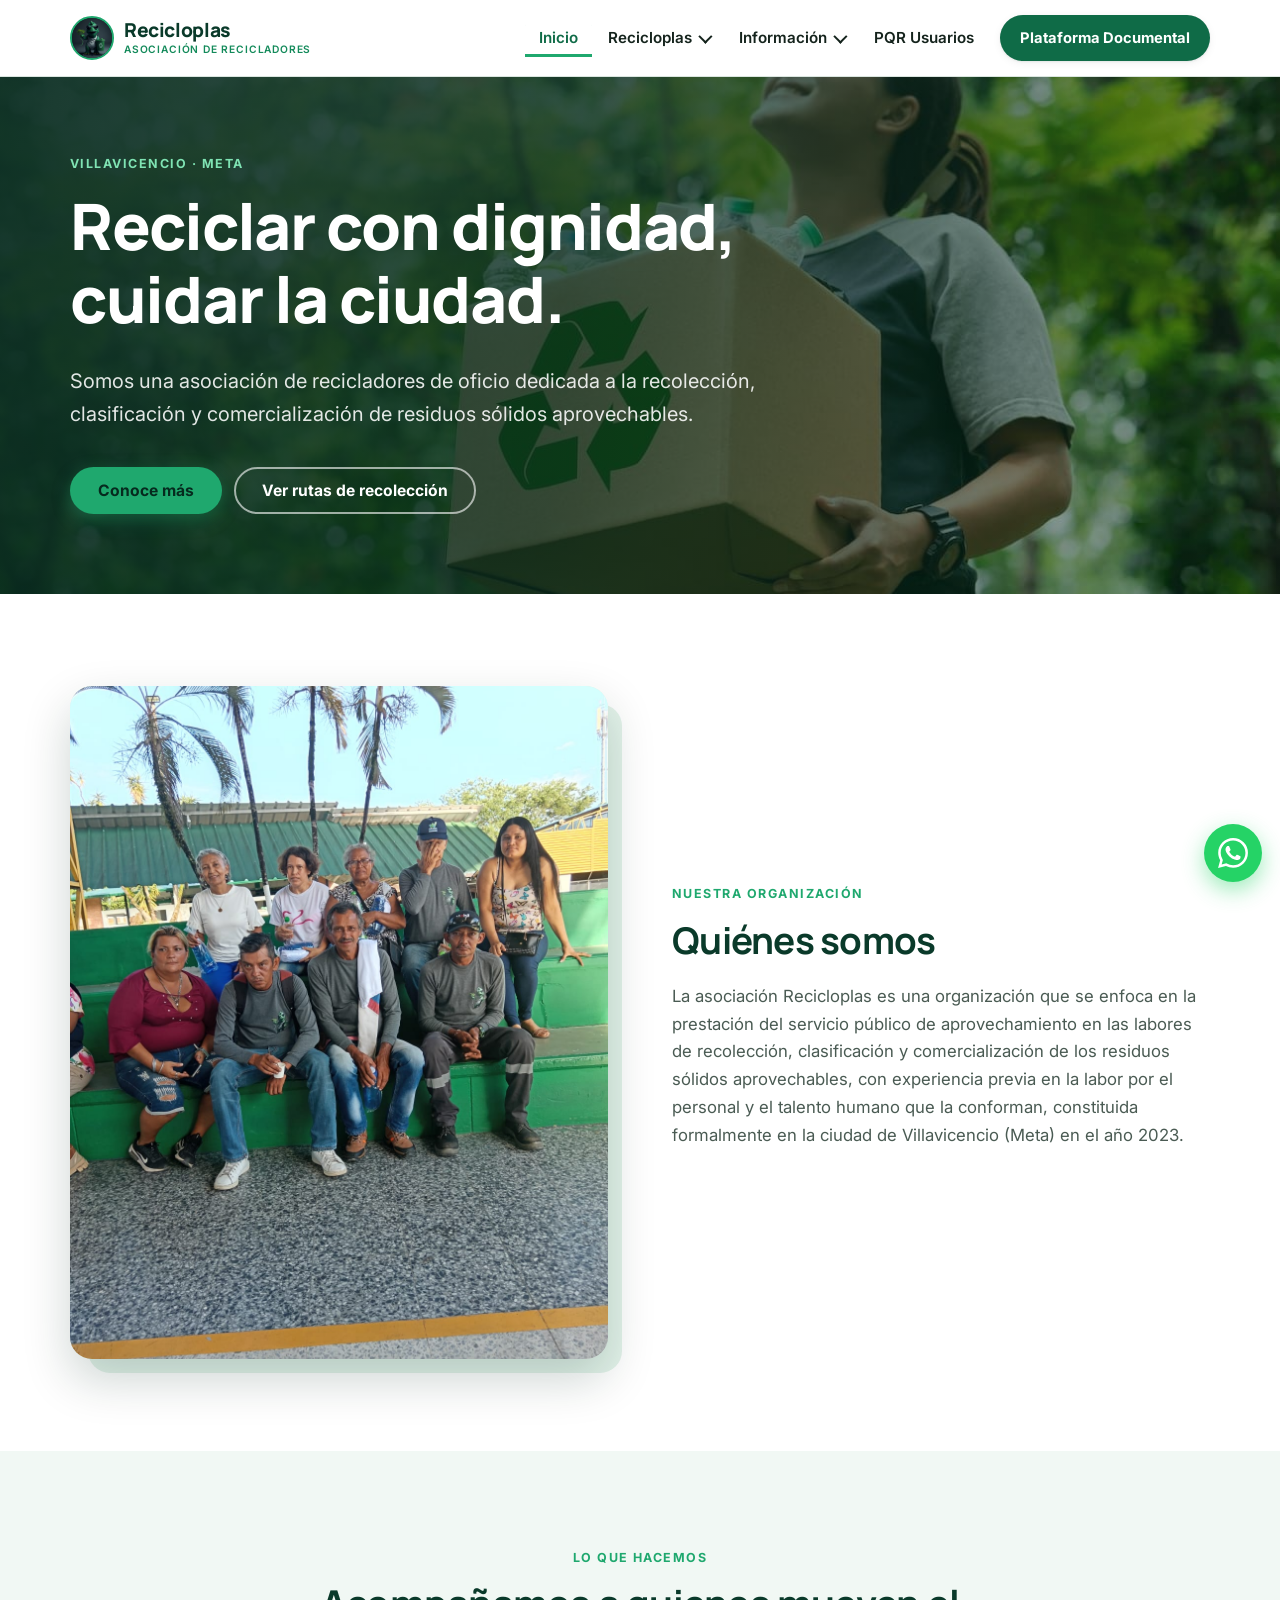
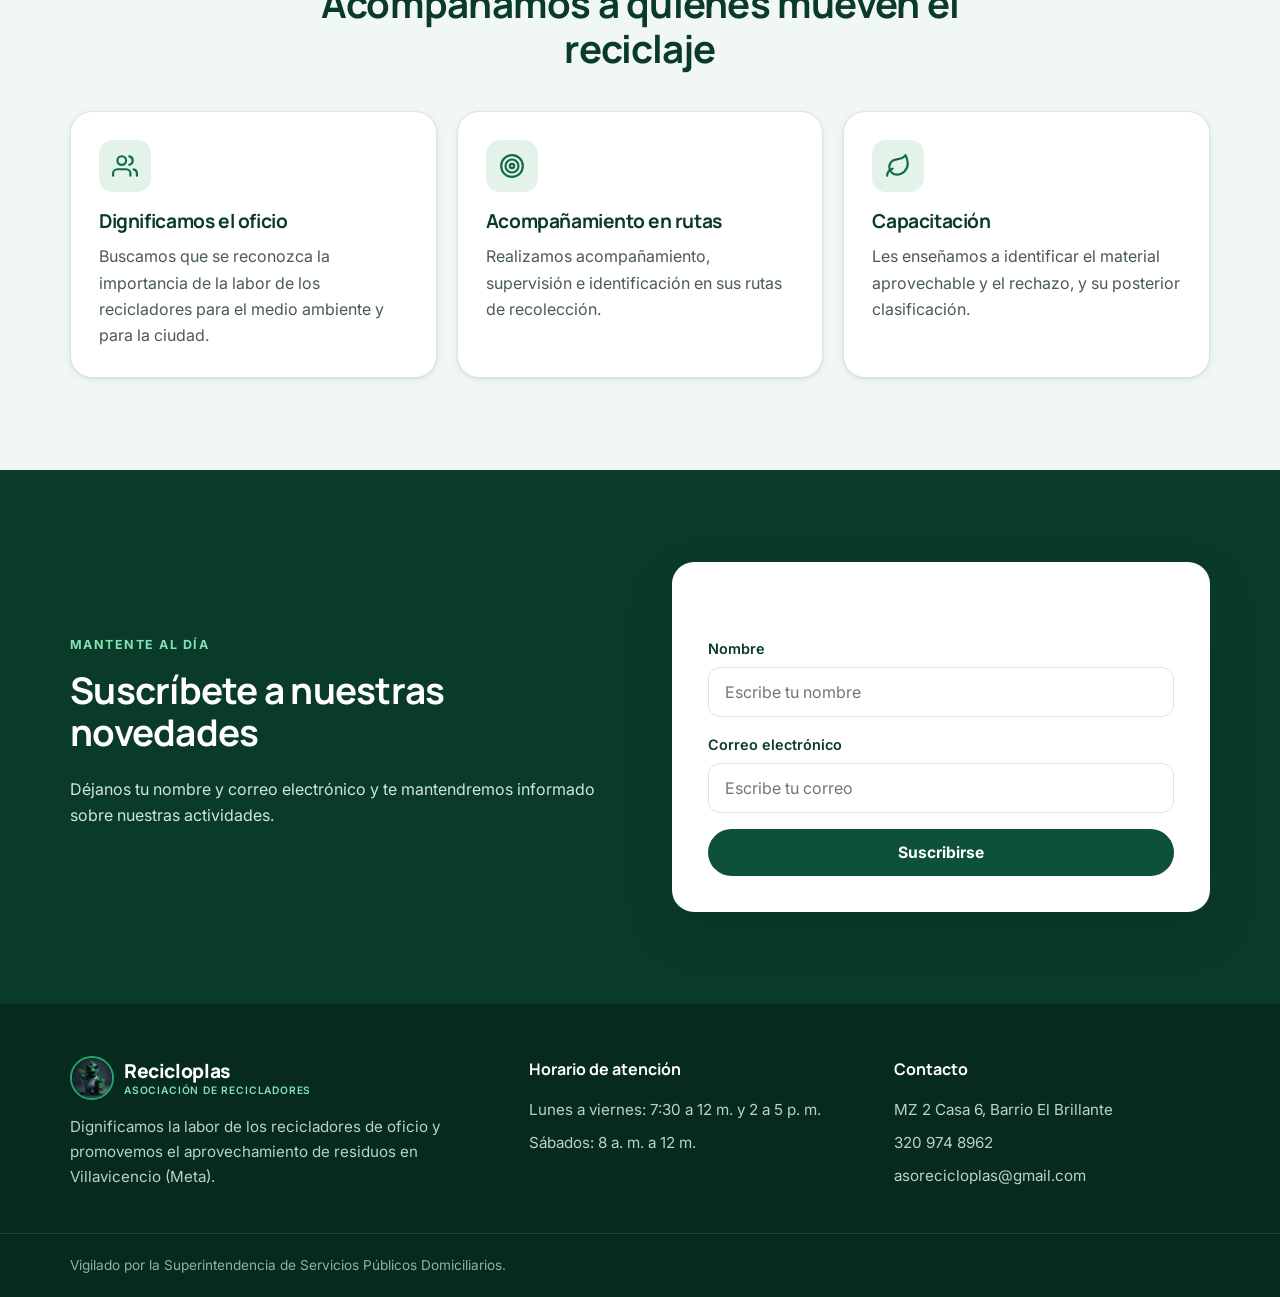
<file: index.html>
<!DOCTYPE html>
<html lang="es">
<head>
  <meta charset="utf-8" />
  <meta name="viewport" content="width=device-width, initial-scale=1" />
  <title>Inicio · Recicloplas</title>
  <meta name="description" content="Recicloplas: asociación de recicladores de oficio en Villavicencio. Recolección, clasificación y comercialización de residuos aprovechables." />
  <meta name="theme-color" content="#0a3a2a" />
  <link rel="icon" href="./img/Dinosaurio Recicloplas.jpg" />
  <link rel="preconnect" href="https://fonts.googleapis.com" />
  <link rel="preconnect" href="https://fonts.gstatic.com" crossorigin />
  <link href="https://fonts.googleapis.com/css2?family=Inter:wght@400;500;600;700&family=Manrope:wght@700;800&display=swap" rel="stylesheet" />
  <link rel="stylesheet" href="./src/css/site.css" />
  <script src="./Js/site.js" defer></script>
</head>
<body>
  <a class="skip-link" href="#contenido">Saltar al contenido</a>
  <header class="site-header">
    <div class="container nav-bar">
      <a class="brand" href="index.html" aria-label="Recicloplas, inicio">
        <img src="../img/Dinosaurio Recicloplas.jpg" alt="" width="44" height="44" />
        <span class="brand-name">Recicloplas<small>Asociación de recicladores</small></span>
      </a>
      <button class="nav-toggle" type="button" aria-expanded="false" aria-controls="nav-menu" aria-label="Abrir menú">
        <span></span><span></span><span></span>
      </button>
      <nav aria-label="Principal">
        <ul class="nav-menu" id="nav-menu">
          <li><a class="nav-link" href="index.html" aria-current="page">Inicio</a></li>
          <li class="has-sub"><button class="nav-link" type="button" aria-expanded="false" aria-haspopup="true">Recicloplas<span class="chev" aria-hidden="true"></span></button><ul class="sub-menu"><li><a href="Quienes somos.html">Quiénes somos</a></li><li><a href="Mision.html">Misión</a></li><li><a href="Vision.html">Visión</a></li><li><a href="Objetivos.html">Objetivos</a></li><li><a href="Conocer mas.html">Conoce más</a></li></ul></li>
          <li class="has-sub"><button class="nav-link" type="button" aria-expanded="false" aria-haspopup="true">Información<span class="chev" aria-hidden="true"></span></button><ul class="sub-menu"><li><a href="Mapas Rutas.html">Mapas de rutas</a></li><li><a href="Uniformes.html">Condiciones uniformes</a></li><li><a href="Toneladas.html">Toneladas aprovechadas</a></li><li><a href="Material.html">Material de rechazo</a></li></ul></li>
          <li><a class="nav-link" href="PQR usuarios.html">PQR Usuarios</a></li>
          <li><a class="btn-nav" href="PlataformaD.html">Plataforma Documental</a></li>
        </ul>
      </nav>
    </div>
  </header>

  <main id="contenido">
    <section class="hero" style="--hero-img: url('../../img/Reciclaje_de_plastico.width-1920 (1).jpg')">
      <div class="container hero-inner">
        <span class="eyebrow">Villavicencio · Meta</span>
        <h1>Reciclar con dignidad, cuidar la ciudad.</h1>
        <p class="lead">Somos una asociación de recicladores de oficio dedicada a la recolección, clasificación y comercialización de residuos sólidos aprovechables.</p>
        <div class="hero-actions">
          <a class="btn btn-primary" href="Conocer mas.html">Conoce más</a>
          <a class="btn btn-ghost" href="Mapas Rutas.html">Ver rutas de recolección</a>
        </div>
      </div>
    </section>

    <section class="section">
      <div class="container">
        <div class="split">
          <div class="split-media portrait"><img src="../img/Reciclo.jpg" alt="Integrantes de la asociación Recicloplas" loading="lazy" data-fallback="Imagen no disponible" /></div>
          <div class="split-body"><span class="eyebrow">Nuestra organización</span><h2>Quiénes somos</h2><p>La asociación Recicloplas es una organización que se enfoca en la prestación del servicio público de aprovechamiento en las labores de recolección, clasificación y comercialización de los residuos sólidos aprovechables, con experiencia previa en la labor por el personal y el talento humano que la conforman, constituida formalmente en la ciudad de Villavicencio (Meta) en el año 2023.</p></div>
        </div>
      </div>
    </section>

    <section class="section section-alt">
      <div class="container">
        <div class="section-head">
          <span class="eyebrow">Lo que hacemos</span>
          <h2>Acompañamos a quienes mueven el reciclaje</h2>
        </div>
        <div class="cards cols-3">
          <article class="card"><div class="icon"><svg viewBox="0 0 24 24" fill="none" stroke="currentColor" stroke-width="2" stroke-linecap="round" stroke-linejoin="round"><path d="M17 21v-2a4 4 0 0 0-4-4H5a4 4 0 0 0-4 4v2"/><circle cx="9" cy="7" r="4"/><path d="M23 21v-2a4 4 0 0 0-3-3.9M16 3.1a4 4 0 0 1 0 7.8"/></svg></div><h3>Dignificamos el oficio</h3><p>Buscamos que se reconozca la importancia de la labor de los recicladores para el medio ambiente y para la ciudad.</p></article>
          <article class="card"><div class="icon"><svg viewBox="0 0 24 24" fill="none" stroke="currentColor" stroke-width="2" stroke-linecap="round" stroke-linejoin="round"><circle cx="12" cy="12" r="10"/><circle cx="12" cy="12" r="6"/><circle cx="12" cy="12" r="2"/></svg></div><h3>Acompañamiento en rutas</h3><p>Realizamos acompañamiento, supervisión e identificación en sus rutas de recolección.</p></article>
          <article class="card"><div class="icon"><svg viewBox="0 0 24 24" fill="none" stroke="currentColor" stroke-width="2" stroke-linecap="round" stroke-linejoin="round"><path d="M11 20A7 7 0 0 1 9.8 6.1C15.5 5 17 4.5 19 2c1 2 2 4.2 2 8 0 5.5-4.8 10-10 10z"/><path d="M2 21c0-3 1.9-5.5 5-6.5"/></svg></div><h3>Capacitación</h3><p>Les enseñamos a identificar el material aprovechable y el rechazo, y su posterior clasificación.</p></article>
        </div>
      </div>
    </section>

    <section class="section section-dark" id="contacto">
      <div class="container contact-wrap">
        <div class="contact-info">
          <span class="eyebrow" style="color:#7fe3b3">Mantente al día</span>
          <h2>Suscríbete a nuestras novedades</h2>
          <p>Déjanos tu nombre y correo electrónico y te mantendremos informado sobre nuestras actividades.</p>
        </div>
        <form class="form-card" action="https://example.com/submit" method="POST">
          <h3>Formulario de contacto</h3>
          <div class="field"><label for="name">Nombre</label><input type="text" id="name" name="name" placeholder="Escribe tu nombre" autocomplete="name" required /></div>
          <div class="field"><label for="email">Correo electrónico</label><input type="email" id="email" name="email" placeholder="Escribe tu correo" autocomplete="email" required /></div>
          <button class="btn btn-dark" type="submit">Suscribirse</button>
        </form>
      </div>
    </section>
  </main>

  <footer class="site-footer">
    <div class="container footer-grid">
      <div class="footer-brand">
        <a class="brand" href="index.html">
          <img src="../img/Dinosaurio Recicloplas.jpg" alt="" width="44" height="44" />
          <span class="brand-name">Recicloplas<small>Asociación de recicladores</small></span>
        </a>
        <p>Dignificamos la labor de los recicladores de oficio y promovemos el aprovechamiento de residuos en Villavicencio (Meta).</p>
      </div>
      <div>
        <h4>Horario de atención</h4>
        <p>Lunes a viernes: 7:30 a 12 m. y 2 a 5 p. m.</p>
        <p>Sábados: 8 a. m. a 12 m.</p>
      </div>
      <div>
        <h4>Contacto</h4>
        <p>MZ 2 Casa 6, Barrio El Brillante</p>
        <p><a href="tel:+573209748962">320 974 8962</a></p>
        <p><a href="mailto:asorecicloplas@gmail.com">asorecicloplas@gmail.com</a></p>
      </div>
    </div>
    <div class="footer-bottom">
      <div class="container">Vigilado por la Superintendencia de Servicios Públicos Domiciliarios.</div>
    </div>
  </footer>

  <button class="wa-fab" id="waFab" type="button" aria-label="Abrir ayuda por WhatsApp" aria-expanded="false" aria-controls="waPanel"><svg viewBox="0 0 24 24" fill="currentColor" aria-hidden="true"><path d="M17.472 14.382c-.297-.149-1.758-.867-2.03-.967-.273-.099-.471-.148-.67.15-.197.297-.767.966-.94 1.164-.173.199-.347.223-.644.075-.297-.15-1.255-.463-2.39-1.475-.883-.788-1.48-1.761-1.653-2.059-.173-.297-.018-.458.13-.606.134-.133.298-.347.446-.52.149-.174.198-.298.298-.497.099-.198.05-.371-.025-.52-.075-.149-.669-1.612-.916-2.207-.242-.579-.487-.5-.669-.51-.173-.008-.371-.01-.57-.01-.198 0-.52.074-.792.372-.272.297-1.04 1.016-1.04 2.479 0 1.462 1.065 2.875 1.213 3.074.149.198 2.096 3.2 5.077 4.487.709.306 1.262.489 1.694.625.712.227 1.36.195 1.871.118.571-.085 1.758-.719 2.006-1.413.248-.694.248-1.289.173-1.413-.074-.124-.272-.198-.57-.347m-5.421 7.403h-.004a9.87 9.87 0 01-5.031-1.378l-.361-.214-3.741.982.998-3.648-.235-.374a9.86 9.86 0 01-1.51-5.26c.001-5.45 4.436-9.884 9.888-9.884 2.64 0 5.122 1.03 6.988 2.898a9.825 9.825 0 012.893 6.994c-.003 5.45-4.437 9.884-9.885 9.884m8.413-18.297A11.815 11.815 0 0012.05 0C5.495 0 .16 5.335.157 11.892c0 2.096.547 4.142 1.588 5.945L.057 24l6.305-1.654a11.882 11.882 0 005.683 1.448h.005c6.554 0 11.89-5.335 11.893-11.893a11.821 11.821 0 00-3.48-8.413Z"/></svg></button>
  <div class="wa-panel" id="waPanel" role="dialog" aria-label="Ayuda por WhatsApp">
    <div class="wa-head">
      <h2>¿Cómo podemos ayudarte?</h2>
      <p>Escríbenos y te respondemos en horario de atención.</p>
      <button class="wa-close" id="waClose" type="button" aria-label="Cerrar">×</button>
    </div>
    <div class="wa-body">
      <button class="btn btn-wa" id="waChat" type="button"><svg viewBox="0 0 24 24" fill="currentColor" aria-hidden="true"><path d="M17.472 14.382c-.297-.149-1.758-.867-2.03-.967-.273-.099-.471-.148-.67.15-.197.297-.767.966-.94 1.164-.173.199-.347.223-.644.075-.297-.15-1.255-.463-2.39-1.475-.883-.788-1.48-1.761-1.653-2.059-.173-.297-.018-.458.13-.606.134-.133.298-.347.446-.52.149-.174.198-.298.298-.497.099-.198.05-.371-.025-.52-.075-.149-.669-1.612-.916-2.207-.242-.579-.487-.5-.669-.51-.173-.008-.371-.01-.57-.01-.198 0-.52.074-.792.372-.272.297-1.04 1.016-1.04 2.479 0 1.462 1.065 2.875 1.213 3.074.149.198 2.096 3.2 5.077 4.487.709.306 1.262.489 1.694.625.712.227 1.36.195 1.871.118.571-.085 1.758-.719 2.006-1.413.248-.694.248-1.289.173-1.413-.074-.124-.272-.198-.57-.347m-5.421 7.403h-.004a9.87 9.87 0 01-5.031-1.378l-.361-.214-3.741.982.998-3.648-.235-.374a9.86 9.86 0 01-1.51-5.26c.001-5.45 4.436-9.884 9.888-9.884 2.64 0 5.122 1.03 6.988 2.898a9.825 9.825 0 012.893 6.994c-.003 5.45-4.437 9.884-9.885 9.884m8.413-18.297A11.815 11.815 0 0012.05 0C5.495 0 .16 5.335.157 11.892c0 2.096.547 4.142 1.588 5.945L.057 24l6.305-1.654a11.882 11.882 0 005.683 1.448h.005c6.554 0 11.89-5.335 11.893-11.893a11.821 11.821 0 00-3.48-8.413Z"/></svg>Iniciar chat en WhatsApp</button>
      <button class="btn btn-outline" id="waInfo" type="button">Ver información</button>
    </div>
  </div>
  <div class="modal" id="infoModal" role="dialog" aria-modal="true" aria-labelledby="modalTitle">
    <div class="modal-box">
      <h2 id="modalTitle">Información</h2>
      <p>Somos una empresa que busca dignificar, incentivar y que se le dé su respectivo valor a la labor de los recicladores de oficio; les ofrecemos acompañamiento e identificación de sus rutas de recolección, los capacitamos en pro de que sus capacidades para identificar el material sean las más aptas para disminuir el rechazo y les inculcamos el sentido de pertenencia.</p>
      <p><strong>Horario de atención:</strong> lunes a viernes de 7:30 a 12 m. / 2 a 5 p. m. Sábados de 8 a. m. a 12 m.</p>
      <button class="btn btn-dark" id="modalClose" type="button">Cerrar</button>
    </div>
  </div>
</body>
</html>
</file>
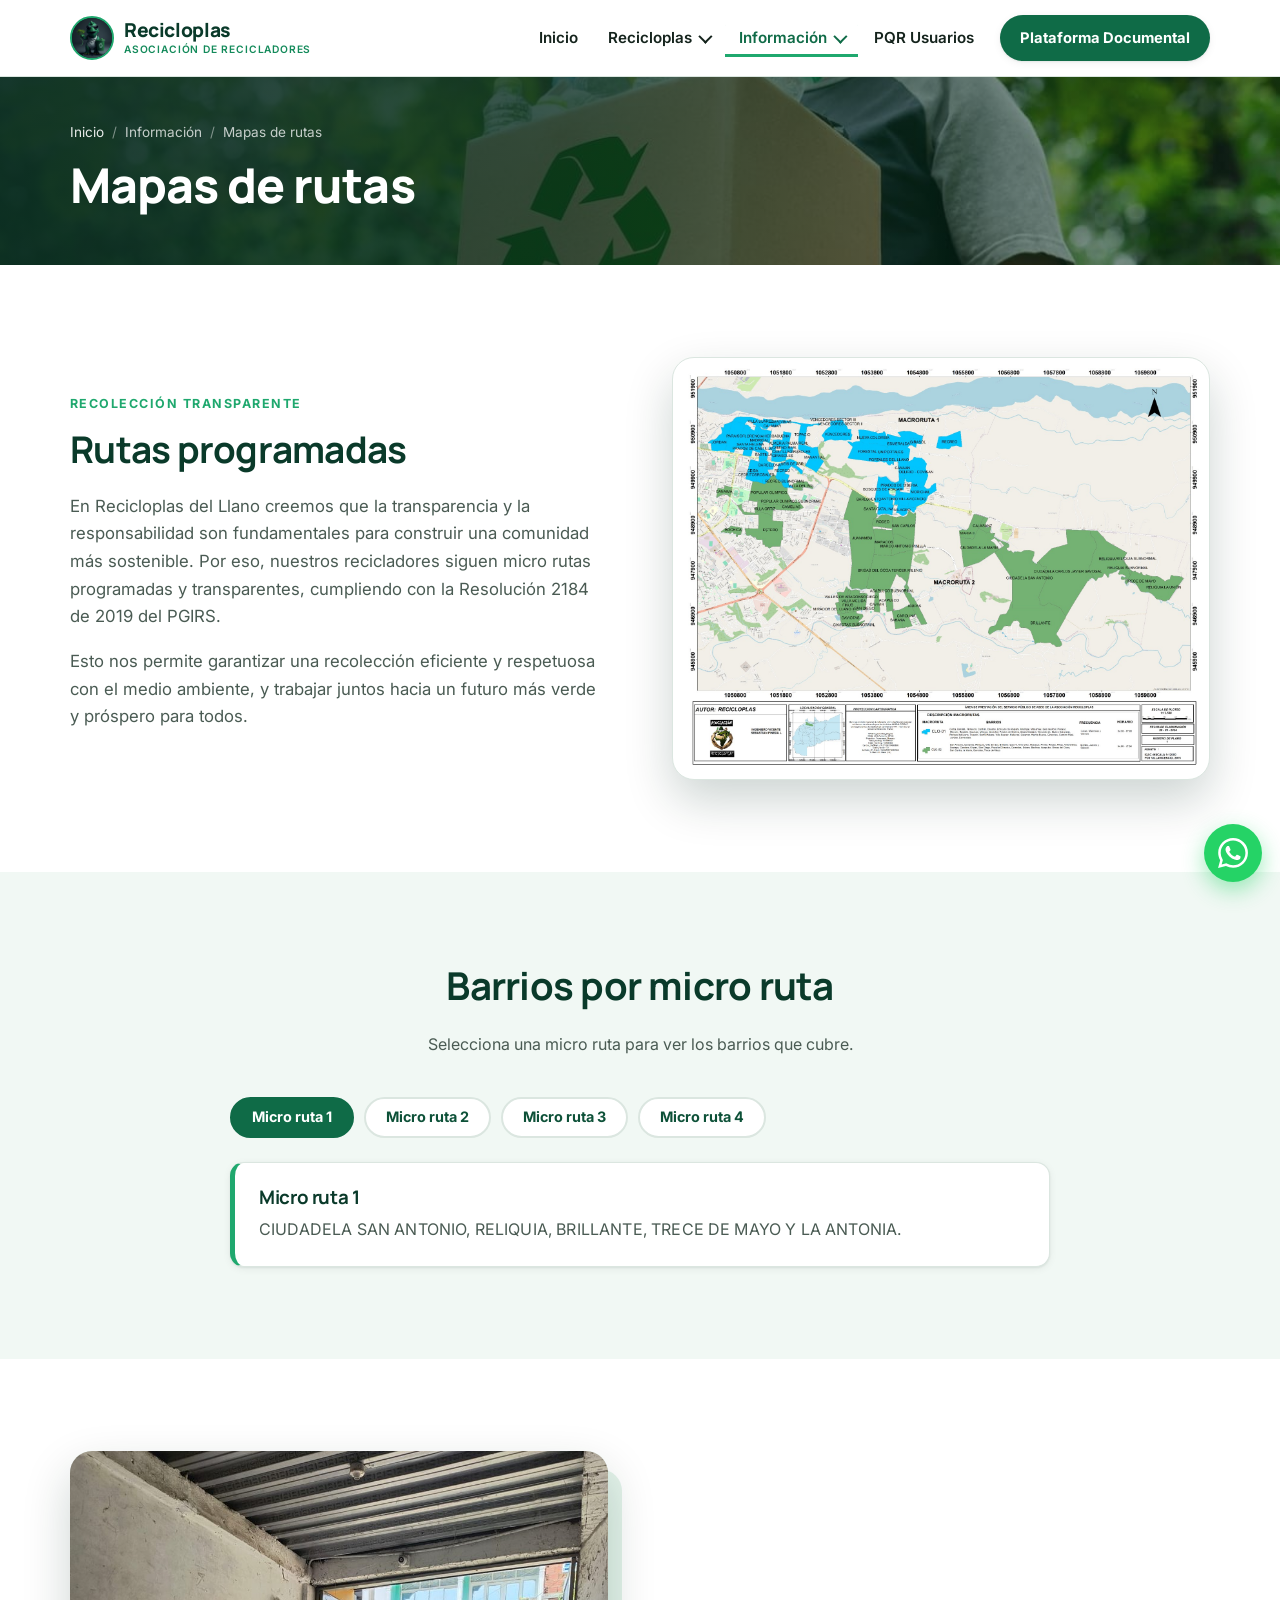
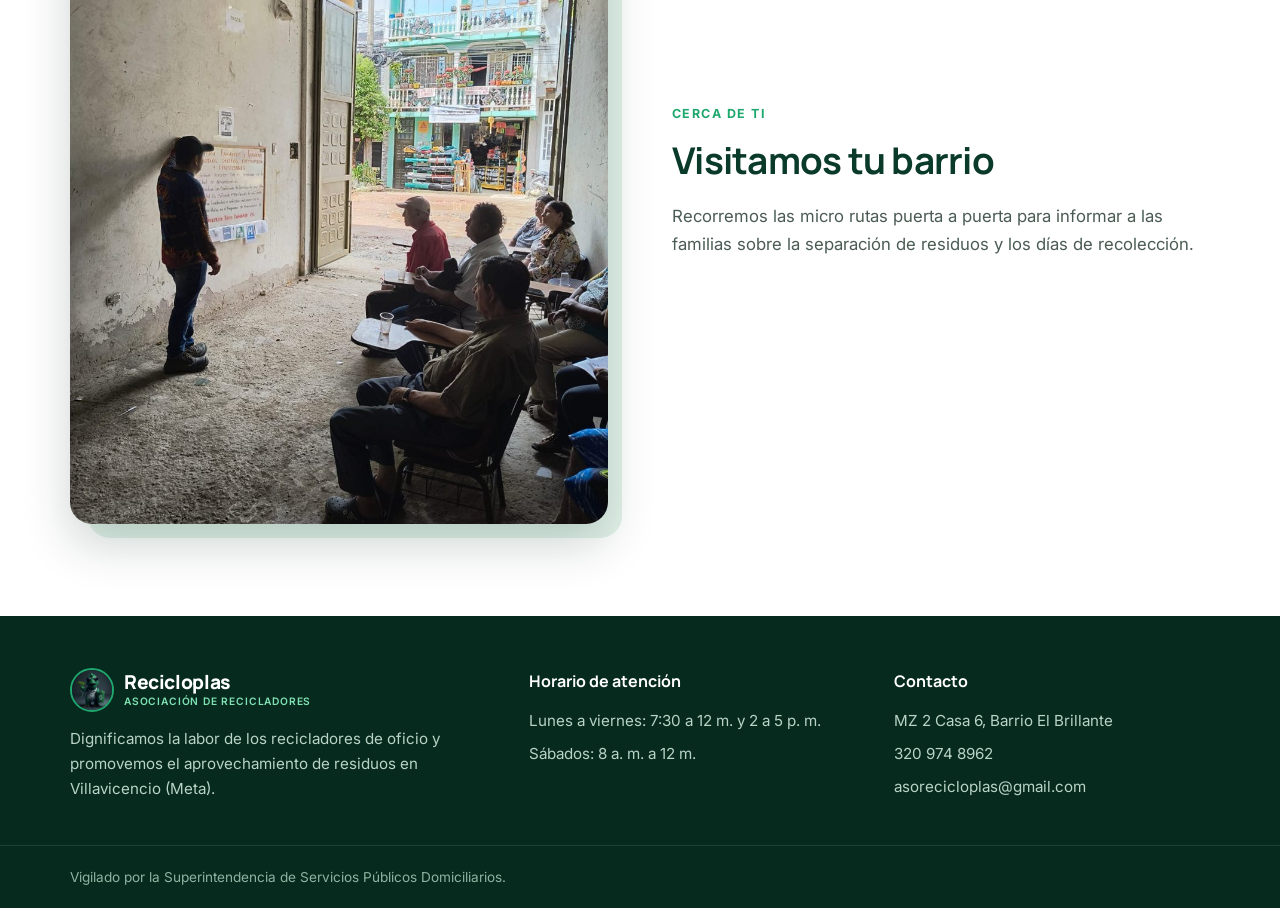
<file: Mapas Rutas.html>
<!DOCTYPE html>
<html lang="es">
<head>
  <meta charset="utf-8" />
  <meta name="viewport" content="width=device-width, initial-scale=1" />
  <title>Mapas de rutas · Recicloplas</title>
  <meta name="description" content="Recicloplas: asociación de recicladores de oficio en Villavicencio (Meta)." />
  <meta name="theme-color" content="#0a3a2a" />
  <link rel="icon" href="../img/Logo Recicloplas.jpg" />
  <link rel="preconnect" href="https://fonts.googleapis.com" />
  <link rel="preconnect" href="https://fonts.gstatic.com" crossorigin />
  <link href="https://fonts.googleapis.com/css2?family=Inter:wght@400;500;600;700&family=Manrope:wght@700;800&display=swap" rel="stylesheet" />
  <link rel="stylesheet" href="./src/css/site.css" />
  <script src="./Js/site.js" defer></script>
</head>
<body>
  <a class="skip-link" href="#contenido">Saltar al contenido</a>
  <header class="site-header">
    <div class="container nav-bar">
      <a class="brand" href="index.html" aria-label="Recicloplas, inicio">
        <img src="../img/Dinosaurio Recicloplas.jpg" alt="" width="44" height="44" />
        <span class="brand-name">Recicloplas<small>Asociación de recicladores</small></span>
      </a>
      <button class="nav-toggle" type="button" aria-expanded="false" aria-controls="nav-menu" aria-label="Abrir menú">
        <span></span><span></span><span></span>
      </button>
      <nav aria-label="Principal">
        <ul class="nav-menu" id="nav-menu">
          <li><a class="nav-link" href="index.html">Inicio</a></li>
          <li class="has-sub"><button class="nav-link" type="button" aria-expanded="false" aria-haspopup="true">Recicloplas<span class="chev" aria-hidden="true"></span></button><ul class="sub-menu"><li><a href="Quienes somos.html">Quiénes somos</a></li><li><a href="Mision.html">Misión</a></li><li><a href="Vision.html">Visión</a></li><li><a href="Objetivos.html">Objetivos</a></li><li><a href="Conocer mas.html">Conoce más</a></li></ul></li>
          <li class="has-sub"><button class="nav-link" type="button" aria-expanded="false" aria-haspopup="true" aria-current="page">Información<span class="chev" aria-hidden="true"></span></button><ul class="sub-menu"><li><a href="Mapas Rutas.html" aria-current="page">Mapas de rutas</a></li><li><a href="Uniformes.html">Condiciones uniformes</a></li><li><a href="Toneladas.html">Toneladas aprovechadas</a></li><li><a href="Material.html">Material de rechazo</a></li></ul></li>
          <li><a class="nav-link" href="PQR usuarios.html">PQR Usuarios</a></li>
          <li><a class="btn-nav" href="PlataformaD.html">Plataforma Documental</a></li>
        </ul>
      </nav>
    </div>
  </header>

  <main id="contenido">
    <section class="hero page-hero" style="--hero-img: url('../../img/Reciclaje_de_plastico.width-1920 (1).jpg')">
      <div class="container hero-inner">
        <ol class="breadcrumb"><li><a href="index.html">Inicio</a></li><li>Información</li><li aria-current="page">Mapas de rutas</li></ol>
        <h1>Mapas de rutas</h1>
      </div>
    </section>
    <section class="section">
      <div class="container">
        <div class="split">
          <div class="split-body">
            <span class="eyebrow">Recolección transparente</span>
            <h2>Rutas programadas</h2>
            <p>En Recicloplas del Llano creemos que la transparencia y la responsabilidad son fundamentales para construir una comunidad más sostenible. Por eso, nuestros recicladores siguen micro rutas programadas y transparentes, cumpliendo con la Resolución 2184 de 2019 del PGIRS.</p>
            <p>Esto nos permite garantizar una recolección eficiente y respetuosa con el medio ambiente, y trabajar juntos hacia un futuro más verde y próspero para todos.</p>
          </div>
          <div class="map-frame"><img src="../img/Mapa de rutas.jpg" alt="Mapa de las micro rutas de recolección" loading="lazy" /></div>
        </div>
      </div>
    </section>

    <section class="section section-alt">
      <div class="container">
        <div class="section-head">
          <h2>Barrios por micro ruta</h2>
          <p>Selecciona una micro ruta para ver los barrios que cubre.</p>
        </div>
        <div style="max-width:820px;margin-inline:auto">
          <div class="route-tabs" role="tablist" aria-label="Micro rutas"><button class="route-tab" role="tab" id="tab1" aria-selected="true" aria-controls="ruta1" tabindex="0" type="button">Micro ruta 1</button><button class="route-tab" role="tab" id="tab2" aria-selected="false" aria-controls="ruta2" tabindex="-1" type="button">Micro ruta 2</button><button class="route-tab" role="tab" id="tab3" aria-selected="false" aria-controls="ruta3" tabindex="-1" type="button">Micro ruta 3</button><button class="route-tab" role="tab" id="tab4" aria-selected="false" aria-controls="ruta4" tabindex="-1" type="button">Micro ruta 4</button></div>
          <div class="route-panel" role="tabpanel" id="ruta1" aria-labelledby="tab1"><h3>Micro ruta 1</h3><p>CIUDADELA SAN ANTONIO, RELIQUIA, BRILLANTE, TRECE DE MAYO Y LA ANTONIA.</p></div><div class="route-panel" role="tabpanel" id="ruta2" aria-labelledby="tab2" hidden><h3>Micro ruta 2</h3><p>CAVIVIR, SABANA, VILLA MELIDA, SOCIEGO, CAROLINA, KIRPAS, SAN DIEGO, ACAPULCO, GAVIOTAS.</p></div><div class="route-panel" role="tabpanel" id="ruta3" aria-labelledby="tab3" hidden><h3>Micro ruta 3</h3><p>DELIRIO – COVISAN, MORICHAL, PRADOS DE SIBERIA, MARCO ANTONIO PINILLA, SAN CARLOS.</p></div><div class="route-panel" role="tabpanel" id="ruta4" aria-labelledby="tab4" hidden><h3>Micro ruta 4</h3><p>CEIBA, CANAIMA, MANANTIAL, SEIS DE ABRIL, RECREO, HACARITAMA, DOS MIL, VIZCAYA, VILLA DEL ALCARAVAN, POPULAR OLIMPICO, CAMELIAS, ESTERO.</p></div>
        </div>
      </div>
    </section>

    <section class="section">
      <div class="container">
        <div class="split">
          <div class="split-media portrait"><img src="../img/visita-casa-a-casa.jpg" alt="Integrantes de Recicloplas visitando una vivienda con información sobre reciclaje" loading="lazy" data-fallback="Imagen no disponible" /></div>
          <div class="split-body"><span class="eyebrow">Cerca de ti</span><h2>Visitamos tu barrio</h2><p>Recorremos las micro rutas puerta a puerta para informar a las familias sobre la separación de residuos y los días de recolección.</p></div>
        </div>
      </div>
    </section>
  </main>

  <footer class="site-footer">
    <div class="container footer-grid">
      <div class="footer-brand">
        <a class="brand" href="index.html">
          <img src="../img/Dinosaurio Recicloplas.jpg" alt="" width="44" height="44" />
          <span class="brand-name">Recicloplas<small>Asociación de recicladores</small></span>
        </a>
        <p>Dignificamos la labor de los recicladores de oficio y promovemos el aprovechamiento de residuos en Villavicencio (Meta).</p>
      </div>
      <div>
        <h4>Horario de atención</h4>
        <p>Lunes a viernes: 7:30 a 12 m. y 2 a 5 p. m.</p>
        <p>Sábados: 8 a. m. a 12 m.</p>
      </div>
      <div>
        <h4>Contacto</h4>
        <p>MZ 2 Casa 6, Barrio El Brillante</p>
        <p><a href="tel:+573209748962">320 974 8962</a></p>
        <p><a href="mailto:asorecicloplas@gmail.com">asorecicloplas@gmail.com</a></p>
      </div>
    </div>
    <div class="footer-bottom">
      <div class="container">Vigilado por la Superintendencia de Servicios Públicos Domiciliarios.</div>
    </div>
  </footer>

  <button class="wa-fab" id="waFab" type="button" aria-label="Abrir ayuda por WhatsApp" aria-expanded="false" aria-controls="waPanel"><svg viewBox="0 0 24 24" fill="currentColor" aria-hidden="true"><path d="M17.472 14.382c-.297-.149-1.758-.867-2.03-.967-.273-.099-.471-.148-.67.15-.197.297-.767.966-.94 1.164-.173.199-.347.223-.644.075-.297-.15-1.255-.463-2.39-1.475-.883-.788-1.48-1.761-1.653-2.059-.173-.297-.018-.458.13-.606.134-.133.298-.347.446-.52.149-.174.198-.298.298-.497.099-.198.05-.371-.025-.52-.075-.149-.669-1.612-.916-2.207-.242-.579-.487-.5-.669-.51-.173-.008-.371-.01-.57-.01-.198 0-.52.074-.792.372-.272.297-1.04 1.016-1.04 2.479 0 1.462 1.065 2.875 1.213 3.074.149.198 2.096 3.2 5.077 4.487.709.306 1.262.489 1.694.625.712.227 1.36.195 1.871.118.571-.085 1.758-.719 2.006-1.413.248-.694.248-1.289.173-1.413-.074-.124-.272-.198-.57-.347m-5.421 7.403h-.004a9.87 9.87 0 01-5.031-1.378l-.361-.214-3.741.982.998-3.648-.235-.374a9.86 9.86 0 01-1.51-5.26c.001-5.45 4.436-9.884 9.888-9.884 2.64 0 5.122 1.03 6.988 2.898a9.825 9.825 0 012.893 6.994c-.003 5.45-4.437 9.884-9.885 9.884m8.413-18.297A11.815 11.815 0 0012.05 0C5.495 0 .16 5.335.157 11.892c0 2.096.547 4.142 1.588 5.945L.057 24l6.305-1.654a11.882 11.882 0 005.683 1.448h.005c6.554 0 11.89-5.335 11.893-11.893a11.821 11.821 0 00-3.48-8.413Z"/></svg></button>
  <div class="wa-panel" id="waPanel" role="dialog" aria-label="Ayuda por WhatsApp">
    <div class="wa-head">
      <h2>¿Cómo podemos ayudarte?</h2>
      <p>Escríbenos y te respondemos en horario de atención.</p>
      <button class="wa-close" id="waClose" type="button" aria-label="Cerrar">×</button>
    </div>
    <div class="wa-body">
      <button class="btn btn-wa" id="waChat" type="button"><svg viewBox="0 0 24 24" fill="currentColor" aria-hidden="true"><path d="M17.472 14.382c-.297-.149-1.758-.867-2.03-.967-.273-.099-.471-.148-.67.15-.197.297-.767.966-.94 1.164-.173.199-.347.223-.644.075-.297-.15-1.255-.463-2.39-1.475-.883-.788-1.48-1.761-1.653-2.059-.173-.297-.018-.458.13-.606.134-.133.298-.347.446-.52.149-.174.198-.298.298-.497.099-.198.05-.371-.025-.52-.075-.149-.669-1.612-.916-2.207-.242-.579-.487-.5-.669-.51-.173-.008-.371-.01-.57-.01-.198 0-.52.074-.792.372-.272.297-1.04 1.016-1.04 2.479 0 1.462 1.065 2.875 1.213 3.074.149.198 2.096 3.2 5.077 4.487.709.306 1.262.489 1.694.625.712.227 1.36.195 1.871.118.571-.085 1.758-.719 2.006-1.413.248-.694.248-1.289.173-1.413-.074-.124-.272-.198-.57-.347m-5.421 7.403h-.004a9.87 9.87 0 01-5.031-1.378l-.361-.214-3.741.982.998-3.648-.235-.374a9.86 9.86 0 01-1.51-5.26c.001-5.45 4.436-9.884 9.888-9.884 2.64 0 5.122 1.03 6.988 2.898a9.825 9.825 0 012.893 6.994c-.003 5.45-4.437 9.884-9.885 9.884m8.413-18.297A11.815 11.815 0 0012.05 0C5.495 0 .16 5.335.157 11.892c0 2.096.547 4.142 1.588 5.945L.057 24l6.305-1.654a11.882 11.882 0 005.683 1.448h.005c6.554 0 11.89-5.335 11.893-11.893a11.821 11.821 0 00-3.48-8.413Z"/></svg>Iniciar chat en WhatsApp</button>
      <button class="btn btn-outline" id="waInfo" type="button">Ver información</button>
    </div>
  </div>
  <div class="modal" id="infoModal" role="dialog" aria-modal="true" aria-labelledby="modalTitle">
    <div class="modal-box">
      <h2 id="modalTitle">Información</h2>
      <p>Somos una empresa que busca dignificar, incentivar y que se le dé su respectivo valor a la labor de los recicladores de oficio; les ofrecemos acompañamiento e identificación de sus rutas de recolección, los capacitamos en pro de que sus capacidades para identificar el material sean las más aptas para disminuir el rechazo y les inculcamos el sentido de pertenencia.</p>
      <p><strong>Horario de atención:</strong> lunes a viernes de 7:30 a 12 m. / 2 a 5 p. m. Sábados de 8 a. m. a 12 m.</p>
      <button class="btn btn-dark" id="modalClose" type="button">Cerrar</button>
    </div>
  </div>
</body>
</html>
</file>
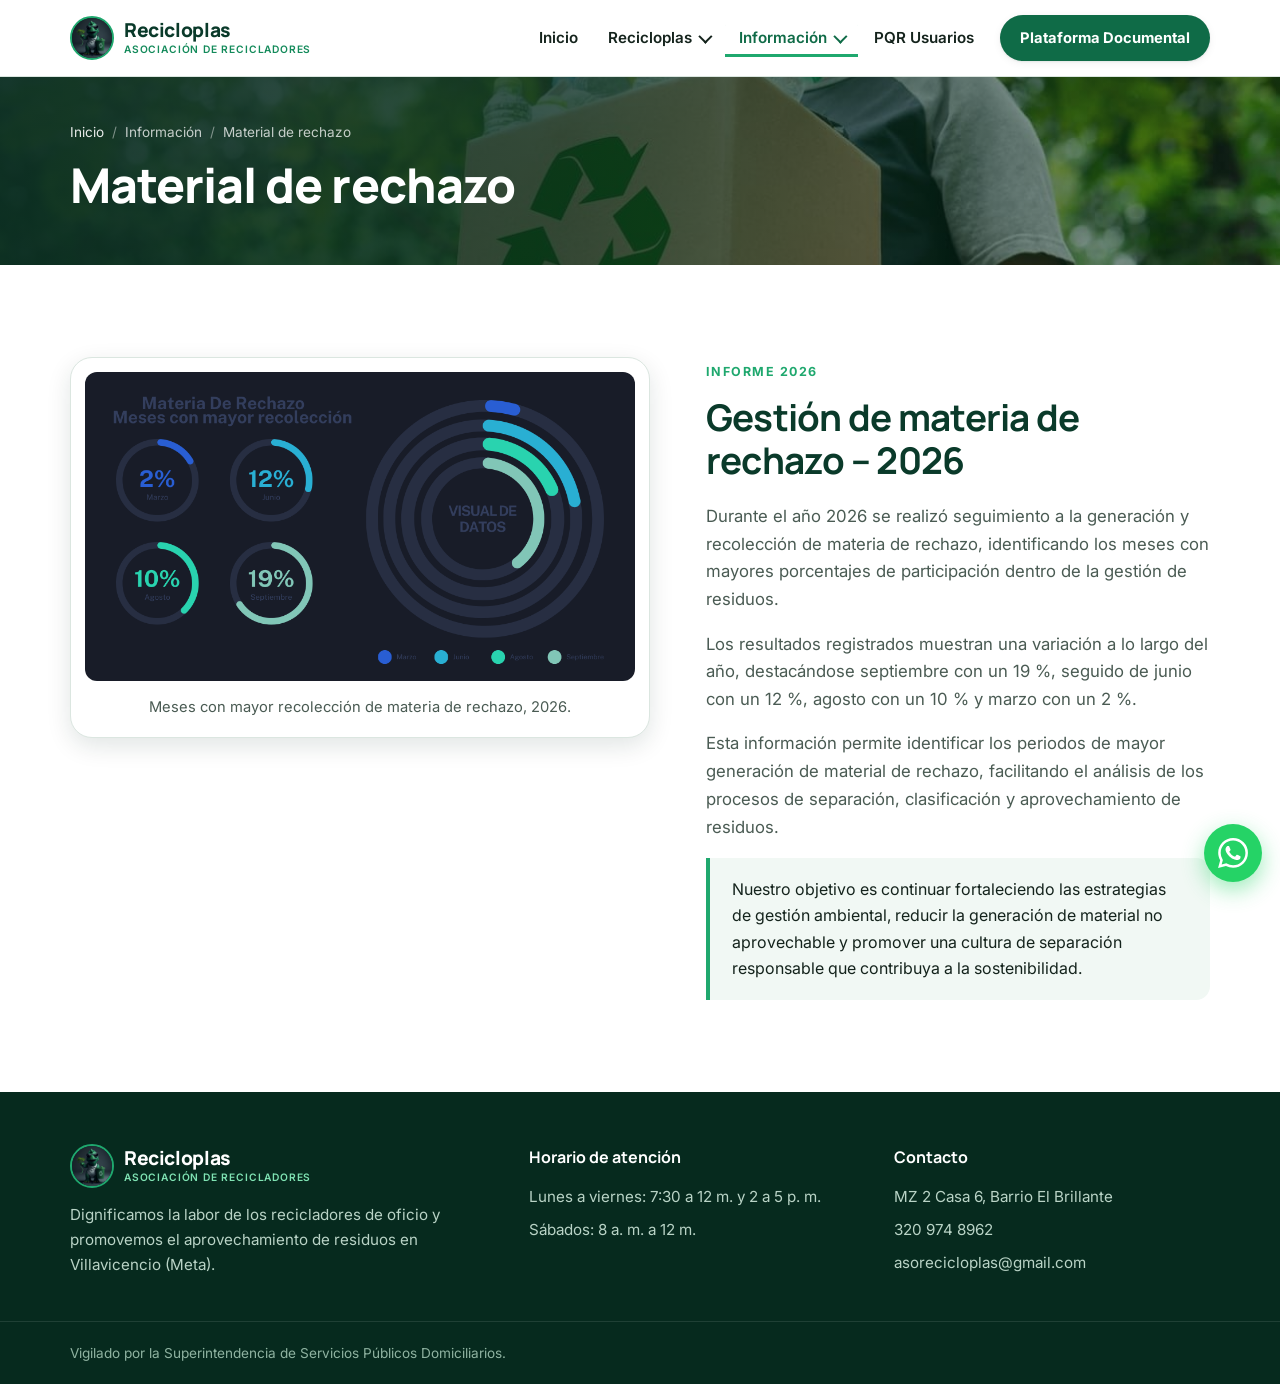
<file: Material.html>
<!DOCTYPE html>
<html lang="es">
<head>
  <meta charset="utf-8" />
  <meta name="viewport" content="width=device-width, initial-scale=1" />
  <title>Material de rechazo · Recicloplas</title>
  <meta name="description" content="Recicloplas: asociación de recicladores de oficio en Villavicencio (Meta)." />
  <meta name="theme-color" content="#0a3a2a" />
  <link rel="icon" href="../img/Logo Recicloplas.jpg" />
  <link rel="preconnect" href="https://fonts.googleapis.com" />
  <link rel="preconnect" href="https://fonts.gstatic.com" crossorigin />
  <link href="https://fonts.googleapis.com/css2?family=Inter:wght@400;500;600;700&family=Manrope:wght@700;800&display=swap" rel="stylesheet" />
  <link rel="stylesheet" href="./src/css/site.css" />
  <script src="./Js/site.js" defer></script>
</head>
<body>
  <a class="skip-link" href="#contenido">Saltar al contenido</a>
  <header class="site-header">
    <div class="container nav-bar">
      <a class="brand" href="index.html" aria-label="Recicloplas, inicio">
        <img src="../img/Dinosaurio Recicloplas.jpg" alt="" width="44" height="44" />
        <span class="brand-name">Recicloplas<small>Asociación de recicladores</small></span>
      </a>
      <button class="nav-toggle" type="button" aria-expanded="false" aria-controls="nav-menu" aria-label="Abrir menú">
        <span></span><span></span><span></span>
      </button>
      <nav aria-label="Principal">
        <ul class="nav-menu" id="nav-menu">
          <li><a class="nav-link" href="index.html">Inicio</a></li>
          <li class="has-sub"><button class="nav-link" type="button" aria-expanded="false" aria-haspopup="true">Recicloplas<span class="chev" aria-hidden="true"></span></button><ul class="sub-menu"><li><a href="Quienes somos.html">Quiénes somos</a></li><li><a href="Mision.html">Misión</a></li><li><a href="Vision.html">Visión</a></li><li><a href="Objetivos.html">Objetivos</a></li><li><a href="Conocer mas.html">Conoce más</a></li></ul></li>
          <li class="has-sub"><button class="nav-link" type="button" aria-expanded="false" aria-haspopup="true" aria-current="page">Información<span class="chev" aria-hidden="true"></span></button><ul class="sub-menu"><li><a href="Mapas Rutas.html">Mapas de rutas</a></li><li><a href="Uniformes.html">Condiciones uniformes</a></li><li><a href="Toneladas.html">Toneladas aprovechadas</a></li><li><a href="Material.html" aria-current="page">Material de rechazo</a></li></ul></li>
          <li><a class="nav-link" href="PQR usuarios.html">PQR Usuarios</a></li>
          <li><a class="btn-nav" href="PlataformaD.html">Plataforma Documental</a></li>
        </ul>
      </nav>
    </div>
  </header>

  <main id="contenido">
    <section class="hero page-hero" style="--hero-img: url('../../img/Reciclaje_de_plastico.width-1920 (1).jpg')">
      <div class="container hero-inner">
        <ol class="breadcrumb"><li><a href="index.html">Inicio</a></li><li>Información</li><li aria-current="page">Material de rechazo</li></ol>
        <h1>Material de rechazo</h1>
      </div>
    </section>
    <section class="section">
      <div class="container doc-grid">
        <div>
          <figure class="chart-figure"><img src="./src/Docs/materia-rechazo-2026.png" alt="Materia de rechazo, meses con mayor recolección: marzo 2 %, junio 12 %, agosto 10 % y septiembre 19 %" loading="lazy" data-fallback="La gráfica no está disponible en este momento." /><figcaption>Meses con mayor recolección de materia de rechazo, 2026.</figcaption></figure>
          
        </div>
        <div class="split-body">
          <span class="eyebrow">Informe 2026</span>
          <h2>Gestión de materia de rechazo – 2026</h2>
          <p>Durante el año 2026 se realizó seguimiento a la generación y recolección de materia de rechazo, identificando los meses con mayores porcentajes de participación dentro de la gestión de residuos.</p>
          <p>Los resultados registrados muestran una variación a lo largo del año, destacándose septiembre con un 19 %, seguido de junio con un 12 %, agosto con un 10 % y marzo con un 2 %.</p>
          <p>Esta información permite identificar los periodos de mayor generación de material de rechazo, facilitando el análisis de los procesos de separación, clasificación y aprovechamiento de residuos.</p>
          <div class="callout">Nuestro objetivo es continuar fortaleciendo las estrategias de gestión ambiental, reducir la generación de material no aprovechable y promover una cultura de separación responsable que contribuya a la sostenibilidad.</div>
        </div>
      </div>
    </section>
  </main>

  <footer class="site-footer">
    <div class="container footer-grid">
      <div class="footer-brand">
        <a class="brand" href="index.html">
          <img src="../img/Dinosaurio Recicloplas.jpg" alt="" width="44" height="44" />
          <span class="brand-name">Recicloplas<small>Asociación de recicladores</small></span>
        </a>
        <p>Dignificamos la labor de los recicladores de oficio y promovemos el aprovechamiento de residuos en Villavicencio (Meta).</p>
      </div>
      <div>
        <h4>Horario de atención</h4>
        <p>Lunes a viernes: 7:30 a 12 m. y 2 a 5 p. m.</p>
        <p>Sábados: 8 a. m. a 12 m.</p>
      </div>
      <div>
        <h4>Contacto</h4>
        <p>MZ 2 Casa 6, Barrio El Brillante</p>
        <p><a href="tel:+573209748962">320 974 8962</a></p>
        <p><a href="mailto:asorecicloplas@gmail.com">asorecicloplas@gmail.com</a></p>
      </div>
    </div>
    <div class="footer-bottom">
      <div class="container">Vigilado por la Superintendencia de Servicios Públicos Domiciliarios.</div>
    </div>
  </footer>

  <button class="wa-fab" id="waFab" type="button" aria-label="Abrir ayuda por WhatsApp" aria-expanded="false" aria-controls="waPanel"><svg viewBox="0 0 24 24" fill="currentColor" aria-hidden="true"><path d="M17.472 14.382c-.297-.149-1.758-.867-2.03-.967-.273-.099-.471-.148-.67.15-.197.297-.767.966-.94 1.164-.173.199-.347.223-.644.075-.297-.15-1.255-.463-2.39-1.475-.883-.788-1.48-1.761-1.653-2.059-.173-.297-.018-.458.13-.606.134-.133.298-.347.446-.52.149-.174.198-.298.298-.497.099-.198.05-.371-.025-.52-.075-.149-.669-1.612-.916-2.207-.242-.579-.487-.5-.669-.51-.173-.008-.371-.01-.57-.01-.198 0-.52.074-.792.372-.272.297-1.04 1.016-1.04 2.479 0 1.462 1.065 2.875 1.213 3.074.149.198 2.096 3.2 5.077 4.487.709.306 1.262.489 1.694.625.712.227 1.36.195 1.871.118.571-.085 1.758-.719 2.006-1.413.248-.694.248-1.289.173-1.413-.074-.124-.272-.198-.57-.347m-5.421 7.403h-.004a9.87 9.87 0 01-5.031-1.378l-.361-.214-3.741.982.998-3.648-.235-.374a9.86 9.86 0 01-1.51-5.26c.001-5.45 4.436-9.884 9.888-9.884 2.64 0 5.122 1.03 6.988 2.898a9.825 9.825 0 012.893 6.994c-.003 5.45-4.437 9.884-9.885 9.884m8.413-18.297A11.815 11.815 0 0012.05 0C5.495 0 .16 5.335.157 11.892c0 2.096.547 4.142 1.588 5.945L.057 24l6.305-1.654a11.882 11.882 0 005.683 1.448h.005c6.554 0 11.89-5.335 11.893-11.893a11.821 11.821 0 00-3.48-8.413Z"/></svg></button>
  <div class="wa-panel" id="waPanel" role="dialog" aria-label="Ayuda por WhatsApp">
    <div class="wa-head">
      <h2>¿Cómo podemos ayudarte?</h2>
      <p>Escríbenos y te respondemos en horario de atención.</p>
      <button class="wa-close" id="waClose" type="button" aria-label="Cerrar">×</button>
    </div>
    <div class="wa-body">
      <button class="btn btn-wa" id="waChat" type="button"><svg viewBox="0 0 24 24" fill="currentColor" aria-hidden="true"><path d="M17.472 14.382c-.297-.149-1.758-.867-2.03-.967-.273-.099-.471-.148-.67.15-.197.297-.767.966-.94 1.164-.173.199-.347.223-.644.075-.297-.15-1.255-.463-2.39-1.475-.883-.788-1.48-1.761-1.653-2.059-.173-.297-.018-.458.13-.606.134-.133.298-.347.446-.52.149-.174.198-.298.298-.497.099-.198.05-.371-.025-.52-.075-.149-.669-1.612-.916-2.207-.242-.579-.487-.5-.669-.51-.173-.008-.371-.01-.57-.01-.198 0-.52.074-.792.372-.272.297-1.04 1.016-1.04 2.479 0 1.462 1.065 2.875 1.213 3.074.149.198 2.096 3.2 5.077 4.487.709.306 1.262.489 1.694.625.712.227 1.36.195 1.871.118.571-.085 1.758-.719 2.006-1.413.248-.694.248-1.289.173-1.413-.074-.124-.272-.198-.57-.347m-5.421 7.403h-.004a9.87 9.87 0 01-5.031-1.378l-.361-.214-3.741.982.998-3.648-.235-.374a9.86 9.86 0 01-1.51-5.26c.001-5.45 4.436-9.884 9.888-9.884 2.64 0 5.122 1.03 6.988 2.898a9.825 9.825 0 012.893 6.994c-.003 5.45-4.437 9.884-9.885 9.884m8.413-18.297A11.815 11.815 0 0012.05 0C5.495 0 .16 5.335.157 11.892c0 2.096.547 4.142 1.588 5.945L.057 24l6.305-1.654a11.882 11.882 0 005.683 1.448h.005c6.554 0 11.89-5.335 11.893-11.893a11.821 11.821 0 00-3.48-8.413Z"/></svg>Iniciar chat en WhatsApp</button>
      <button class="btn btn-outline" id="waInfo" type="button">Ver información</button>
    </div>
  </div>
  <div class="modal" id="infoModal" role="dialog" aria-modal="true" aria-labelledby="modalTitle">
    <div class="modal-box">
      <h2 id="modalTitle">Información</h2>
      <p>Somos una empresa que busca dignificar, incentivar y que se le dé su respectivo valor a la labor de los recicladores de oficio; les ofrecemos acompañamiento e identificación de sus rutas de recolección, los capacitamos en pro de que sus capacidades para identificar el material sean las más aptas para disminuir el rechazo y les inculcamos el sentido de pertenencia.</p>
      <p><strong>Horario de atención:</strong> lunes a viernes de 7:30 a 12 m. / 2 a 5 p. m. Sábados de 8 a. m. a 12 m.</p>
      <button class="btn btn-dark" id="modalClose" type="button">Cerrar</button>
    </div>
  </div>
</body>
</html>
</file>
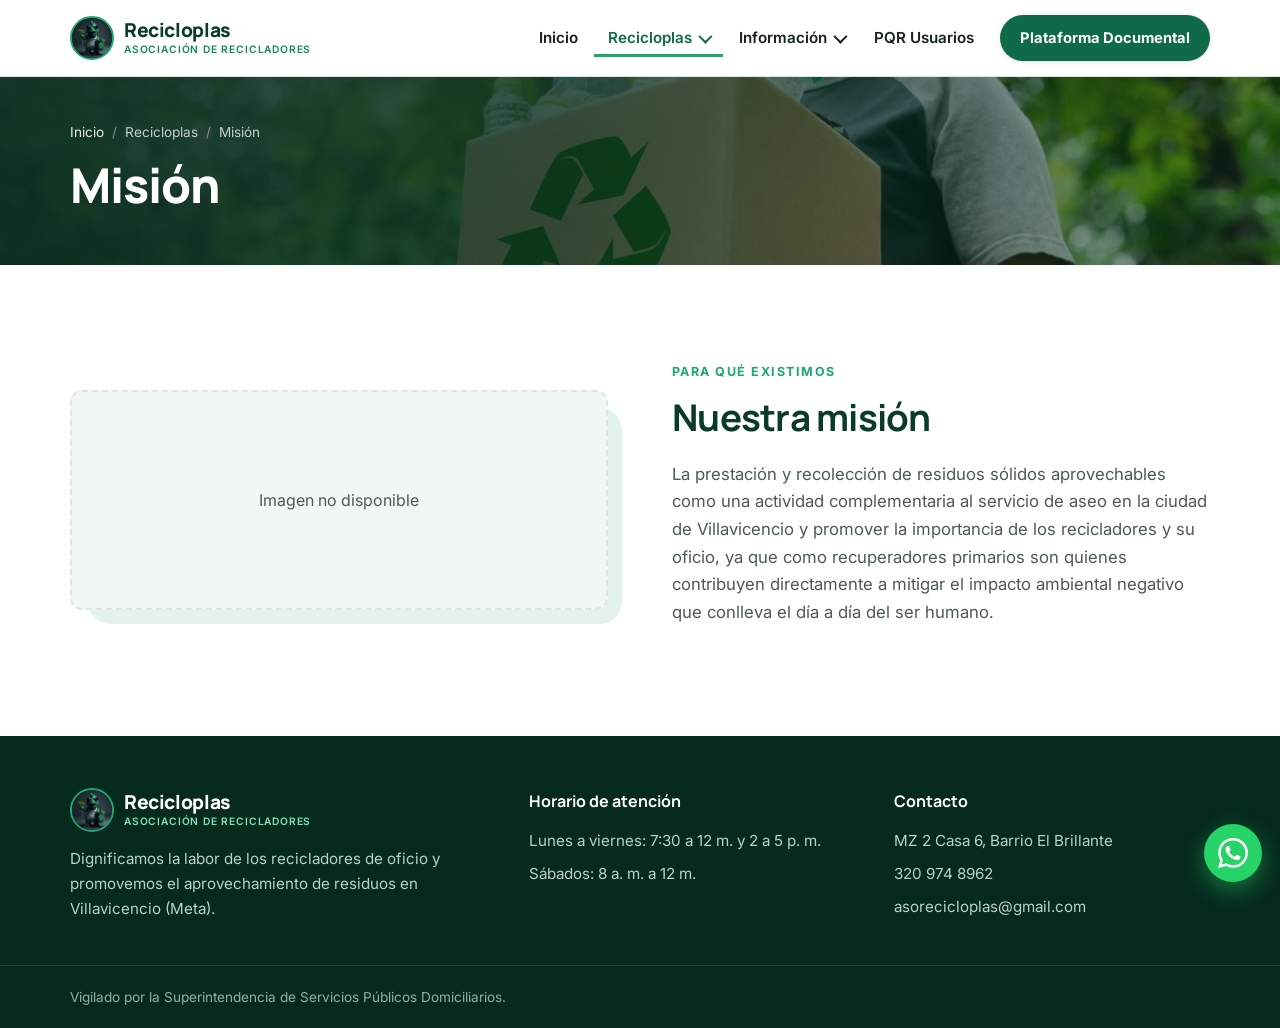
<file: Mision.html>
<!DOCTYPE html>
<html lang="es">
<head>
  <meta charset="utf-8" />
  <meta name="viewport" content="width=device-width, initial-scale=1" />
  <title>Misión · Recicloplas</title>
  <meta name="description" content="Recicloplas: asociación de recicladores de oficio en Villavicencio (Meta)." />
  <meta name="theme-color" content="#0a3a2a" />
  <link rel="icon" href="../img/Logo Recicloplas.jpg" />
  <link rel="preconnect" href="https://fonts.googleapis.com" />
  <link rel="preconnect" href="https://fonts.gstatic.com" crossorigin />
  <link href="https://fonts.googleapis.com/css2?family=Inter:wght@400;500;600;700&family=Manrope:wght@700;800&display=swap" rel="stylesheet" />
  <link rel="stylesheet" href="./src/css/site.css" />
  <script src="./Js/site.js" defer></script>
</head>
<body>
  <a class="skip-link" href="#contenido">Saltar al contenido</a>
  <header class="site-header">
    <div class="container nav-bar">
      <a class="brand" href="index.html" aria-label="Recicloplas, inicio">
        <img src="../img/Dinosaurio Recicloplas.jpg" alt="" width="44" height="44" />
        <span class="brand-name">Recicloplas<small>Asociación de recicladores</small></span>
      </a>
      <button class="nav-toggle" type="button" aria-expanded="false" aria-controls="nav-menu" aria-label="Abrir menú">
        <span></span><span></span><span></span>
      </button>
      <nav aria-label="Principal">
        <ul class="nav-menu" id="nav-menu">
          <li><a class="nav-link" href="index.html">Inicio</a></li>
          <li class="has-sub"><button class="nav-link" type="button" aria-expanded="false" aria-haspopup="true" aria-current="page">Recicloplas<span class="chev" aria-hidden="true"></span></button><ul class="sub-menu"><li><a href="Quienes somos.html">Quiénes somos</a></li><li><a href="Mision.html" aria-current="page">Misión</a></li><li><a href="Vision.html">Visión</a></li><li><a href="Objetivos.html">Objetivos</a></li><li><a href="Conocer mas.html">Conoce más</a></li></ul></li>
          <li class="has-sub"><button class="nav-link" type="button" aria-expanded="false" aria-haspopup="true">Información<span class="chev" aria-hidden="true"></span></button><ul class="sub-menu"><li><a href="Mapas Rutas.html">Mapas de rutas</a></li><li><a href="Uniformes.html">Condiciones uniformes</a></li><li><a href="Toneladas.html">Toneladas aprovechadas</a></li><li><a href="Material.html">Material de rechazo</a></li></ul></li>
          <li><a class="nav-link" href="PQR usuarios.html">PQR Usuarios</a></li>
          <li><a class="btn-nav" href="PlataformaD.html">Plataforma Documental</a></li>
        </ul>
      </nav>
    </div>
  </header>

  <main id="contenido">
    <section class="hero page-hero" style="--hero-img: url('../../img/Reciclaje_de_plastico.width-1920 (1).jpg')">
      <div class="container hero-inner">
        <ol class="breadcrumb"><li><a href="index.html">Inicio</a></li><li>Recicloplas</li><li aria-current="page">Misión</li></ol>
        <h1>Misión</h1>
      </div>
    </section>
    <section class="section">
      <div class="container">
        <div class="split">
          <div class="split-media"><img src="https://statics.forbes.com.ec/2023/03/crop/641e15521ad02__600x390.webp" alt="Recolección de residuos aprovechables" loading="lazy" data-fallback="Imagen no disponible" /></div>
          <div class="split-body"><span class="eyebrow">Para qué existimos</span><h2>Nuestra misión</h2><p>La prestación y recolección de residuos sólidos aprovechables como una actividad complementaria al servicio de aseo en la ciudad de Villavicencio y promover la importancia de los recicladores y su oficio, ya que como recuperadores primarios son quienes contribuyen directamente a mitigar el impacto ambiental negativo que conlleva el día a día del ser humano.</p></div>
        </div>
      </div>
    </section>
  </main>

  <footer class="site-footer">
    <div class="container footer-grid">
      <div class="footer-brand">
        <a class="brand" href="index.html">
          <img src="../img/Dinosaurio Recicloplas.jpg" alt="" width="44" height="44" />
          <span class="brand-name">Recicloplas<small>Asociación de recicladores</small></span>
        </a>
        <p>Dignificamos la labor de los recicladores de oficio y promovemos el aprovechamiento de residuos en Villavicencio (Meta).</p>
      </div>
      <div>
        <h4>Horario de atención</h4>
        <p>Lunes a viernes: 7:30 a 12 m. y 2 a 5 p. m.</p>
        <p>Sábados: 8 a. m. a 12 m.</p>
      </div>
      <div>
        <h4>Contacto</h4>
        <p>MZ 2 Casa 6, Barrio El Brillante</p>
        <p><a href="tel:+573209748962">320 974 8962</a></p>
        <p><a href="mailto:asorecicloplas@gmail.com">asorecicloplas@gmail.com</a></p>
      </div>
    </div>
    <div class="footer-bottom">
      <div class="container">Vigilado por la Superintendencia de Servicios Públicos Domiciliarios.</div>
    </div>
  </footer>

  <button class="wa-fab" id="waFab" type="button" aria-label="Abrir ayuda por WhatsApp" aria-expanded="false" aria-controls="waPanel"><svg viewBox="0 0 24 24" fill="currentColor" aria-hidden="true"><path d="M17.472 14.382c-.297-.149-1.758-.867-2.03-.967-.273-.099-.471-.148-.67.15-.197.297-.767.966-.94 1.164-.173.199-.347.223-.644.075-.297-.15-1.255-.463-2.39-1.475-.883-.788-1.48-1.761-1.653-2.059-.173-.297-.018-.458.13-.606.134-.133.298-.347.446-.52.149-.174.198-.298.298-.497.099-.198.05-.371-.025-.52-.075-.149-.669-1.612-.916-2.207-.242-.579-.487-.5-.669-.51-.173-.008-.371-.01-.57-.01-.198 0-.52.074-.792.372-.272.297-1.04 1.016-1.04 2.479 0 1.462 1.065 2.875 1.213 3.074.149.198 2.096 3.2 5.077 4.487.709.306 1.262.489 1.694.625.712.227 1.36.195 1.871.118.571-.085 1.758-.719 2.006-1.413.248-.694.248-1.289.173-1.413-.074-.124-.272-.198-.57-.347m-5.421 7.403h-.004a9.87 9.87 0 01-5.031-1.378l-.361-.214-3.741.982.998-3.648-.235-.374a9.86 9.86 0 01-1.51-5.26c.001-5.45 4.436-9.884 9.888-9.884 2.64 0 5.122 1.03 6.988 2.898a9.825 9.825 0 012.893 6.994c-.003 5.45-4.437 9.884-9.885 9.884m8.413-18.297A11.815 11.815 0 0012.05 0C5.495 0 .16 5.335.157 11.892c0 2.096.547 4.142 1.588 5.945L.057 24l6.305-1.654a11.882 11.882 0 005.683 1.448h.005c6.554 0 11.89-5.335 11.893-11.893a11.821 11.821 0 00-3.48-8.413Z"/></svg></button>
  <div class="wa-panel" id="waPanel" role="dialog" aria-label="Ayuda por WhatsApp">
    <div class="wa-head">
      <h2>¿Cómo podemos ayudarte?</h2>
      <p>Escríbenos y te respondemos en horario de atención.</p>
      <button class="wa-close" id="waClose" type="button" aria-label="Cerrar">×</button>
    </div>
    <div class="wa-body">
      <button class="btn btn-wa" id="waChat" type="button"><svg viewBox="0 0 24 24" fill="currentColor" aria-hidden="true"><path d="M17.472 14.382c-.297-.149-1.758-.867-2.03-.967-.273-.099-.471-.148-.67.15-.197.297-.767.966-.94 1.164-.173.199-.347.223-.644.075-.297-.15-1.255-.463-2.39-1.475-.883-.788-1.48-1.761-1.653-2.059-.173-.297-.018-.458.13-.606.134-.133.298-.347.446-.52.149-.174.198-.298.298-.497.099-.198.05-.371-.025-.52-.075-.149-.669-1.612-.916-2.207-.242-.579-.487-.5-.669-.51-.173-.008-.371-.01-.57-.01-.198 0-.52.074-.792.372-.272.297-1.04 1.016-1.04 2.479 0 1.462 1.065 2.875 1.213 3.074.149.198 2.096 3.2 5.077 4.487.709.306 1.262.489 1.694.625.712.227 1.36.195 1.871.118.571-.085 1.758-.719 2.006-1.413.248-.694.248-1.289.173-1.413-.074-.124-.272-.198-.57-.347m-5.421 7.403h-.004a9.87 9.87 0 01-5.031-1.378l-.361-.214-3.741.982.998-3.648-.235-.374a9.86 9.86 0 01-1.51-5.26c.001-5.45 4.436-9.884 9.888-9.884 2.64 0 5.122 1.03 6.988 2.898a9.825 9.825 0 012.893 6.994c-.003 5.45-4.437 9.884-9.885 9.884m8.413-18.297A11.815 11.815 0 0012.05 0C5.495 0 .16 5.335.157 11.892c0 2.096.547 4.142 1.588 5.945L.057 24l6.305-1.654a11.882 11.882 0 005.683 1.448h.005c6.554 0 11.89-5.335 11.893-11.893a11.821 11.821 0 00-3.48-8.413Z"/></svg>Iniciar chat en WhatsApp</button>
      <button class="btn btn-outline" id="waInfo" type="button">Ver información</button>
    </div>
  </div>
  <div class="modal" id="infoModal" role="dialog" aria-modal="true" aria-labelledby="modalTitle">
    <div class="modal-box">
      <h2 id="modalTitle">Información</h2>
      <p>Somos una empresa que busca dignificar, incentivar y que se le dé su respectivo valor a la labor de los recicladores de oficio; les ofrecemos acompañamiento e identificación de sus rutas de recolección, los capacitamos en pro de que sus capacidades para identificar el material sean las más aptas para disminuir el rechazo y les inculcamos el sentido de pertenencia.</p>
      <p><strong>Horario de atención:</strong> lunes a viernes de 7:30 a 12 m. / 2 a 5 p. m. Sábados de 8 a. m. a 12 m.</p>
      <button class="btn btn-dark" id="modalClose" type="button">Cerrar</button>
    </div>
  </div>
</body>
</html>
</file>
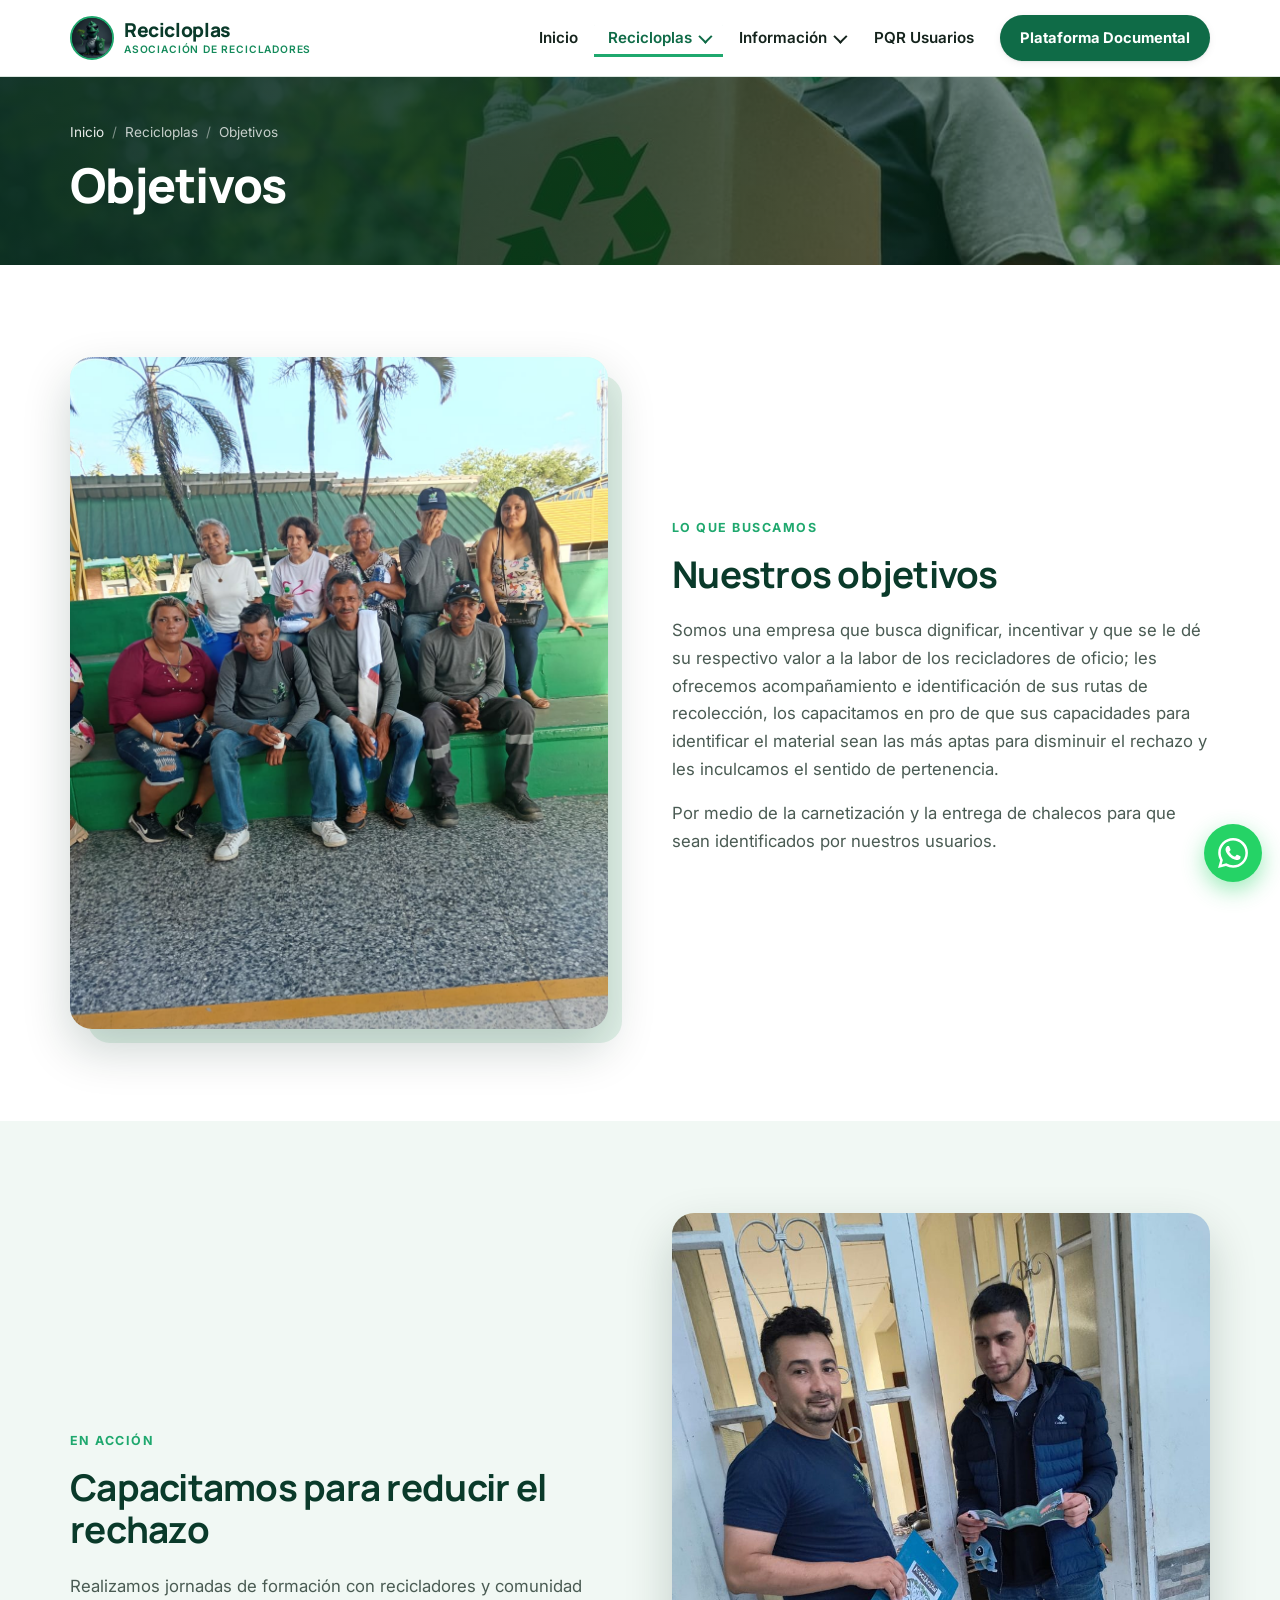
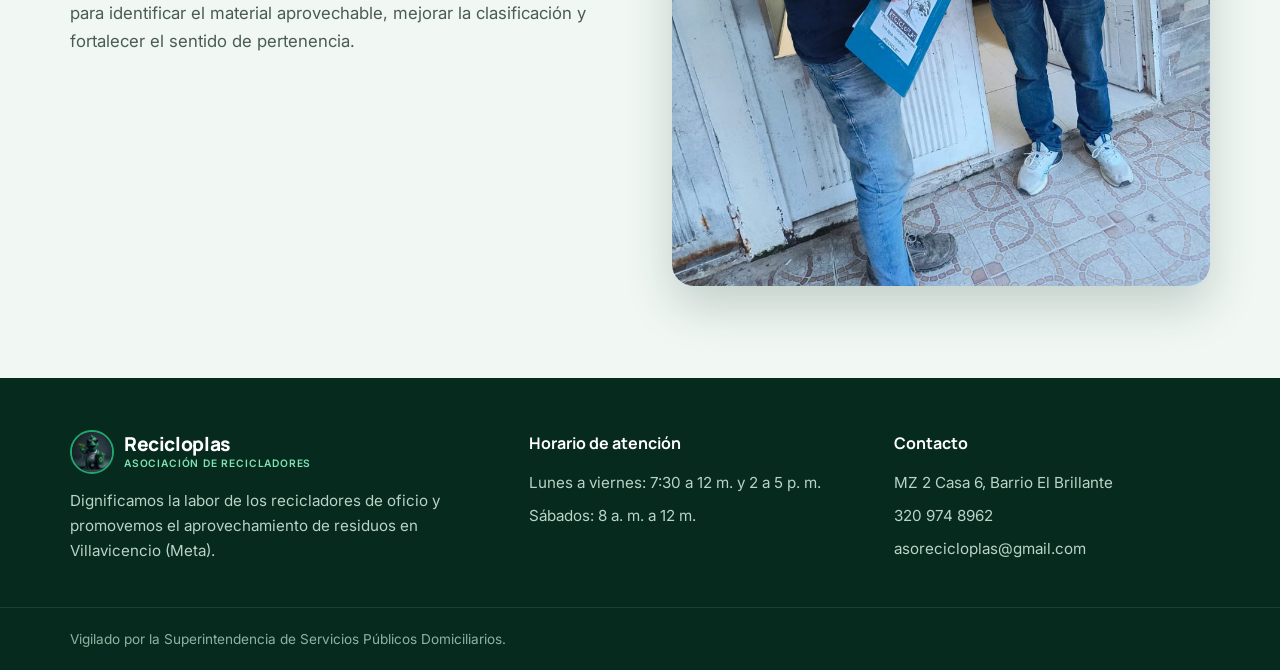
<file: Objetivos.html>
<!DOCTYPE html>
<html lang="es">
<head>
  <meta charset="utf-8" />
  <meta name="viewport" content="width=device-width, initial-scale=1" />
  <title>Objetivos · Recicloplas</title>
  <meta name="description" content="Recicloplas: asociación de recicladores de oficio en Villavicencio (Meta)." />
  <meta name="theme-color" content="#0a3a2a" />
  <link rel="icon" href="../img/Logo Recicloplas.jpg" />
  <link rel="preconnect" href="https://fonts.googleapis.com" />
  <link rel="preconnect" href="https://fonts.gstatic.com" crossorigin />
  <link href="https://fonts.googleapis.com/css2?family=Inter:wght@400;500;600;700&family=Manrope:wght@700;800&display=swap" rel="stylesheet" />
  <link rel="stylesheet" href="./src/css/site.css" />
  <script src="./Js/site.js" defer></script>
</head>
<body>
  <a class="skip-link" href="#contenido">Saltar al contenido</a>
  <header class="site-header">
    <div class="container nav-bar">
      <a class="brand" href="index.html" aria-label="Recicloplas, inicio">
        <img src="../img/Dinosaurio Recicloplas.jpg" alt="" width="44" height="44" />
        <span class="brand-name">Recicloplas<small>Asociación de recicladores</small></span>
      </a>
      <button class="nav-toggle" type="button" aria-expanded="false" aria-controls="nav-menu" aria-label="Abrir menú">
        <span></span><span></span><span></span>
      </button>
      <nav aria-label="Principal">
        <ul class="nav-menu" id="nav-menu">
          <li><a class="nav-link" href="index.html">Inicio</a></li>
          <li class="has-sub"><button class="nav-link" type="button" aria-expanded="false" aria-haspopup="true" aria-current="page">Recicloplas<span class="chev" aria-hidden="true"></span></button><ul class="sub-menu"><li><a href="Quienes somos.html">Quiénes somos</a></li><li><a href="Mision.html">Misión</a></li><li><a href="Vision.html">Visión</a></li><li><a href="Objetivos.html" aria-current="page">Objetivos</a></li><li><a href="Conocer mas.html">Conoce más</a></li></ul></li>
          <li class="has-sub"><button class="nav-link" type="button" aria-expanded="false" aria-haspopup="true">Información<span class="chev" aria-hidden="true"></span></button><ul class="sub-menu"><li><a href="Mapas Rutas.html">Mapas de rutas</a></li><li><a href="Uniformes.html">Condiciones uniformes</a></li><li><a href="Toneladas.html">Toneladas aprovechadas</a></li><li><a href="Material.html">Material de rechazo</a></li></ul></li>
          <li><a class="nav-link" href="PQR usuarios.html">PQR Usuarios</a></li>
          <li><a class="btn-nav" href="PlataformaD.html">Plataforma Documental</a></li>
        </ul>
      </nav>
    </div>
  </header>

  <main id="contenido">
    <section class="hero page-hero" style="--hero-img: url('../../img/Reciclaje_de_plastico.width-1920 (1).jpg')">
      <div class="container hero-inner">
        <ol class="breadcrumb"><li><a href="index.html">Inicio</a></li><li>Recicloplas</li><li aria-current="page">Objetivos</li></ol>
        <h1>Objetivos</h1>
      </div>
    </section>
    <section class="section">
      <div class="container">
        <div class="split">
          <div class="split-media portrait"><img src="../img/Reciclo.jpg" alt="Reciclaje" loading="lazy" data-fallback="Imagen no disponible" /></div>
          <div class="split-body"><span class="eyebrow">Lo que buscamos</span><h2>Nuestros objetivos</h2><p>Somos una empresa que busca dignificar, incentivar y que se le dé su respectivo valor a la labor de los recicladores de oficio; les ofrecemos acompañamiento e identificación de sus rutas de recolección, los capacitamos en pro de que sus capacidades para identificar el material sean las más aptas para disminuir el rechazo y les inculcamos el sentido de pertenencia.</p><p>Por medio de la carnetización y la entrega de chalecos para que sean identificados por nuestros usuarios.</p></div>
        </div>
      </div>
    </section>

    <section class="section section-alt">
      <div class="container">
        <div class="split reverse">
          <div class="split-media portrait"><img src="../img/capacitacion-comunidad.jpg" alt="Capacitación a la comunidad sobre recolección y aprovechamiento de residuos" loading="lazy" data-fallback="Imagen no disponible" /></div>
          <div class="split-body"><span class="eyebrow">En acción</span><h2>Capacitamos para reducir el rechazo</h2><p>Realizamos jornadas de formación con recicladores y comunidad para identificar el material aprovechable, mejorar la clasificación y fortalecer el sentido de pertenencia.</p></div>
        </div>
      </div>
    </section>
  </main>

  <footer class="site-footer">
    <div class="container footer-grid">
      <div class="footer-brand">
        <a class="brand" href="index.html">
          <img src="../img/Dinosaurio Recicloplas.jpg" alt="" width="44" height="44" />
          <span class="brand-name">Recicloplas<small>Asociación de recicladores</small></span>
        </a>
        <p>Dignificamos la labor de los recicladores de oficio y promovemos el aprovechamiento de residuos en Villavicencio (Meta).</p>
      </div>
      <div>
        <h4>Horario de atención</h4>
        <p>Lunes a viernes: 7:30 a 12 m. y 2 a 5 p. m.</p>
        <p>Sábados: 8 a. m. a 12 m.</p>
      </div>
      <div>
        <h4>Contacto</h4>
        <p>MZ 2 Casa 6, Barrio El Brillante</p>
        <p><a href="tel:+573209748962">320 974 8962</a></p>
        <p><a href="mailto:asorecicloplas@gmail.com">asorecicloplas@gmail.com</a></p>
      </div>
    </div>
    <div class="footer-bottom">
      <div class="container">Vigilado por la Superintendencia de Servicios Públicos Domiciliarios.</div>
    </div>
  </footer>

  <button class="wa-fab" id="waFab" type="button" aria-label="Abrir ayuda por WhatsApp" aria-expanded="false" aria-controls="waPanel"><svg viewBox="0 0 24 24" fill="currentColor" aria-hidden="true"><path d="M17.472 14.382c-.297-.149-1.758-.867-2.03-.967-.273-.099-.471-.148-.67.15-.197.297-.767.966-.94 1.164-.173.199-.347.223-.644.075-.297-.15-1.255-.463-2.39-1.475-.883-.788-1.48-1.761-1.653-2.059-.173-.297-.018-.458.13-.606.134-.133.298-.347.446-.52.149-.174.198-.298.298-.497.099-.198.05-.371-.025-.52-.075-.149-.669-1.612-.916-2.207-.242-.579-.487-.5-.669-.51-.173-.008-.371-.01-.57-.01-.198 0-.52.074-.792.372-.272.297-1.04 1.016-1.04 2.479 0 1.462 1.065 2.875 1.213 3.074.149.198 2.096 3.2 5.077 4.487.709.306 1.262.489 1.694.625.712.227 1.36.195 1.871.118.571-.085 1.758-.719 2.006-1.413.248-.694.248-1.289.173-1.413-.074-.124-.272-.198-.57-.347m-5.421 7.403h-.004a9.87 9.87 0 01-5.031-1.378l-.361-.214-3.741.982.998-3.648-.235-.374a9.86 9.86 0 01-1.51-5.26c.001-5.45 4.436-9.884 9.888-9.884 2.64 0 5.122 1.03 6.988 2.898a9.825 9.825 0 012.893 6.994c-.003 5.45-4.437 9.884-9.885 9.884m8.413-18.297A11.815 11.815 0 0012.05 0C5.495 0 .16 5.335.157 11.892c0 2.096.547 4.142 1.588 5.945L.057 24l6.305-1.654a11.882 11.882 0 005.683 1.448h.005c6.554 0 11.89-5.335 11.893-11.893a11.821 11.821 0 00-3.48-8.413Z"/></svg></button>
  <div class="wa-panel" id="waPanel" role="dialog" aria-label="Ayuda por WhatsApp">
    <div class="wa-head">
      <h2>¿Cómo podemos ayudarte?</h2>
      <p>Escríbenos y te respondemos en horario de atención.</p>
      <button class="wa-close" id="waClose" type="button" aria-label="Cerrar">×</button>
    </div>
    <div class="wa-body">
      <button class="btn btn-wa" id="waChat" type="button"><svg viewBox="0 0 24 24" fill="currentColor" aria-hidden="true"><path d="M17.472 14.382c-.297-.149-1.758-.867-2.03-.967-.273-.099-.471-.148-.67.15-.197.297-.767.966-.94 1.164-.173.199-.347.223-.644.075-.297-.15-1.255-.463-2.39-1.475-.883-.788-1.48-1.761-1.653-2.059-.173-.297-.018-.458.13-.606.134-.133.298-.347.446-.52.149-.174.198-.298.298-.497.099-.198.05-.371-.025-.52-.075-.149-.669-1.612-.916-2.207-.242-.579-.487-.5-.669-.51-.173-.008-.371-.01-.57-.01-.198 0-.52.074-.792.372-.272.297-1.04 1.016-1.04 2.479 0 1.462 1.065 2.875 1.213 3.074.149.198 2.096 3.2 5.077 4.487.709.306 1.262.489 1.694.625.712.227 1.36.195 1.871.118.571-.085 1.758-.719 2.006-1.413.248-.694.248-1.289.173-1.413-.074-.124-.272-.198-.57-.347m-5.421 7.403h-.004a9.87 9.87 0 01-5.031-1.378l-.361-.214-3.741.982.998-3.648-.235-.374a9.86 9.86 0 01-1.51-5.26c.001-5.45 4.436-9.884 9.888-9.884 2.64 0 5.122 1.03 6.988 2.898a9.825 9.825 0 012.893 6.994c-.003 5.45-4.437 9.884-9.885 9.884m8.413-18.297A11.815 11.815 0 0012.05 0C5.495 0 .16 5.335.157 11.892c0 2.096.547 4.142 1.588 5.945L.057 24l6.305-1.654a11.882 11.882 0 005.683 1.448h.005c6.554 0 11.89-5.335 11.893-11.893a11.821 11.821 0 00-3.48-8.413Z"/></svg>Iniciar chat en WhatsApp</button>
      <button class="btn btn-outline" id="waInfo" type="button">Ver información</button>
    </div>
  </div>
  <div class="modal" id="infoModal" role="dialog" aria-modal="true" aria-labelledby="modalTitle">
    <div class="modal-box">
      <h2 id="modalTitle">Información</h2>
      <p>Somos una empresa que busca dignificar, incentivar y que se le dé su respectivo valor a la labor de los recicladores de oficio; les ofrecemos acompañamiento e identificación de sus rutas de recolección, los capacitamos en pro de que sus capacidades para identificar el material sean las más aptas para disminuir el rechazo y les inculcamos el sentido de pertenencia.</p>
      <p><strong>Horario de atención:</strong> lunes a viernes de 7:30 a 12 m. / 2 a 5 p. m. Sábados de 8 a. m. a 12 m.</p>
      <button class="btn btn-dark" id="modalClose" type="button">Cerrar</button>
    </div>
  </div>
</body>
</html>
</file>
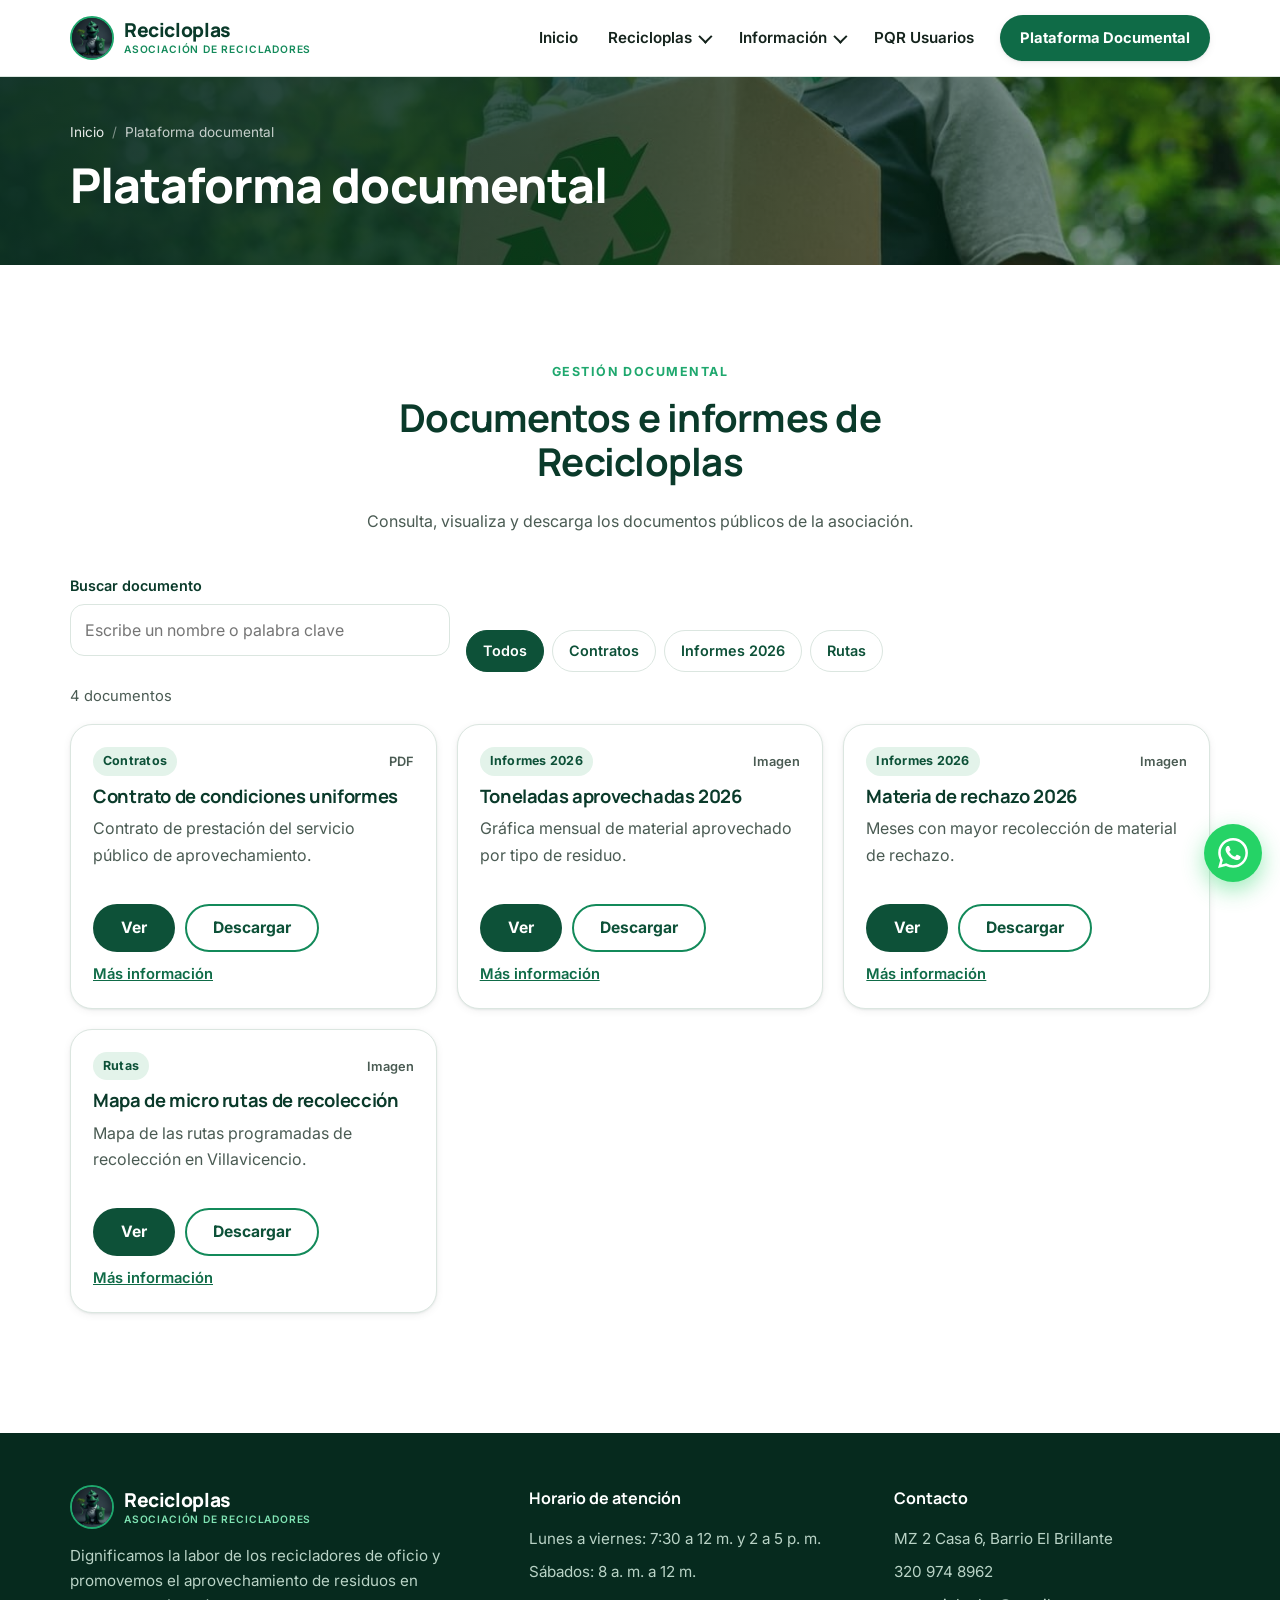
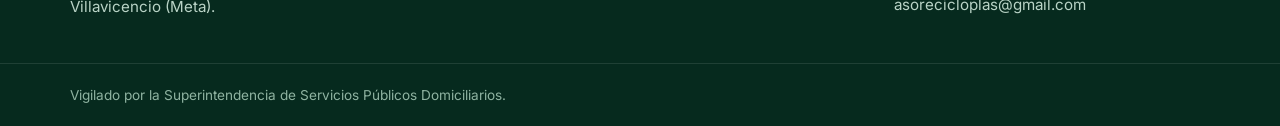
<file: PlataformaD.html>
<!DOCTYPE html>
<html lang="es">
<head>
  <meta charset="utf-8" />
  <meta name="viewport" content="width=device-width, initial-scale=1" />
  <title>Plataforma documental · Recicloplas</title>
  <meta name="description" content="Recicloplas: asociación de recicladores de oficio en Villavicencio (Meta)." />
  <meta name="theme-color" content="#0a3a2a" />
  <link rel="icon" href="../img/Logo Recicloplas.jpg" />
  <link rel="preconnect" href="https://fonts.googleapis.com" />
  <link rel="preconnect" href="https://fonts.gstatic.com" crossorigin />
  <link href="https://fonts.googleapis.com/css2?family=Inter:wght@400;500;600;700&family=Manrope:wght@700;800&display=swap" rel="stylesheet" />
  <link rel="stylesheet" href="./src/css/site.css" />
  <script src="./Js/site.js" defer></script>
  <script src="./Js/documental.js" defer></script>
</head>
<body>
  <a class="skip-link" href="#contenido">Saltar al contenido</a>
  <header class="site-header">
    <div class="container nav-bar">
      <a class="brand" href="index.html" aria-label="Recicloplas, inicio">
        <img src="../img/Dinosaurio Recicloplas.jpg" alt="" width="44" height="44" />
        <span class="brand-name">Recicloplas<small>Asociación de recicladores</small></span>
      </a>
      <button class="nav-toggle" type="button" aria-expanded="false" aria-controls="nav-menu" aria-label="Abrir menú">
        <span></span><span></span><span></span>
      </button>
      <nav aria-label="Principal">
        <ul class="nav-menu" id="nav-menu">
          <li><a class="nav-link" href="index.html">Inicio</a></li>
          <li class="has-sub"><button class="nav-link" type="button" aria-expanded="false" aria-haspopup="true">Recicloplas<span class="chev" aria-hidden="true"></span></button><ul class="sub-menu"><li><a href="Quienes somos.html">Quiénes somos</a></li><li><a href="Mision.html">Misión</a></li><li><a href="Vision.html">Visión</a></li><li><a href="Objetivos.html">Objetivos</a></li><li><a href="Conocer mas.html">Conoce más</a></li></ul></li>
          <li class="has-sub"><button class="nav-link" type="button" aria-expanded="false" aria-haspopup="true">Información<span class="chev" aria-hidden="true"></span></button><ul class="sub-menu"><li><a href="Mapas Rutas.html">Mapas de rutas</a></li><li><a href="Uniformes.html">Condiciones uniformes</a></li><li><a href="Toneladas.html">Toneladas aprovechadas</a></li><li><a href="Material.html">Material de rechazo</a></li></ul></li>
          <li><a class="nav-link" href="PQR usuarios.html">PQR Usuarios</a></li>
          <li><a class="btn-nav" href="PlataformaD.html" aria-current="page">Plataforma Documental</a></li>
        </ul>
      </nav>
    </div>
  </header>

  <main id="contenido">
    <section class="hero page-hero" style="--hero-img: url('../../img/Reciclaje_de_plastico.width-1920 (1).jpg')">
      <div class="container hero-inner">
        <ol class="breadcrumb"><li><a href="index.html">Inicio</a></li><li aria-current="page">Plataforma documental</li></ol>
        <h1>Plataforma documental</h1>
      </div>
    </section>
    <section class="section">
      <div class="container">
        <div class="section-head">
          <span class="eyebrow">Gestión documental</span>
          <h2>Documentos e informes de Recicloplas</h2>
          <p>Consulta, visualiza y descarga los documentos públicos de la asociación.</p>
        </div>
        <div class="doc-toolbar">
          <div class="field doc-search"><label for="docQ">Buscar documento</label><input type="search" id="docQ" placeholder="Escribe un nombre o palabra clave" autocomplete="off" /></div>
          <div class="doc-filters" id="docFilters" role="group" aria-label="Filtrar por categoría"></div>
        </div>
        <p class="doc-count" id="docCount" role="status" aria-live="polite"></p>
        <div class="doc-list" id="docList"></div>
        <nav class="pager" id="docPager" aria-label="Paginación de documentos"></nav>
        <noscript><p>Activa JavaScript para ver el listado. También puedes abrir el <a href="Docs/CCU CLOPLAS.pdf">contrato de condiciones uniformes</a>.</p></noscript>
      </div>
    </section>
  </main>

  <footer class="site-footer">
    <div class="container footer-grid">
      <div class="footer-brand">
        <a class="brand" href="index.html">
          <img src="../img/Dinosaurio Recicloplas.jpg" alt="" width="44" height="44" />
          <span class="brand-name">Recicloplas<small>Asociación de recicladores</small></span>
        </a>
        <p>Dignificamos la labor de los recicladores de oficio y promovemos el aprovechamiento de residuos en Villavicencio (Meta).</p>
      </div>
      <div>
        <h4>Horario de atención</h4>
        <p>Lunes a viernes: 7:30 a 12 m. y 2 a 5 p. m.</p>
        <p>Sábados: 8 a. m. a 12 m.</p>
      </div>
      <div>
        <h4>Contacto</h4>
        <p>MZ 2 Casa 6, Barrio El Brillante</p>
        <p><a href="tel:+573209748962">320 974 8962</a></p>
        <p><a href="mailto:asorecicloplas@gmail.com">asorecicloplas@gmail.com</a></p>
      </div>
    </div>
    <div class="footer-bottom">
      <div class="container">Vigilado por la Superintendencia de Servicios Públicos Domiciliarios.</div>
    </div>
  </footer>

  <button class="wa-fab" id="waFab" type="button" aria-label="Abrir ayuda por WhatsApp" aria-expanded="false" aria-controls="waPanel"><svg viewBox="0 0 24 24" fill="currentColor" aria-hidden="true"><path d="M17.472 14.382c-.297-.149-1.758-.867-2.03-.967-.273-.099-.471-.148-.67.15-.197.297-.767.966-.94 1.164-.173.199-.347.223-.644.075-.297-.15-1.255-.463-2.39-1.475-.883-.788-1.48-1.761-1.653-2.059-.173-.297-.018-.458.13-.606.134-.133.298-.347.446-.52.149-.174.198-.298.298-.497.099-.198.05-.371-.025-.52-.075-.149-.669-1.612-.916-2.207-.242-.579-.487-.5-.669-.51-.173-.008-.371-.01-.57-.01-.198 0-.52.074-.792.372-.272.297-1.04 1.016-1.04 2.479 0 1.462 1.065 2.875 1.213 3.074.149.198 2.096 3.2 5.077 4.487.709.306 1.262.489 1.694.625.712.227 1.36.195 1.871.118.571-.085 1.758-.719 2.006-1.413.248-.694.248-1.289.173-1.413-.074-.124-.272-.198-.57-.347m-5.421 7.403h-.004a9.87 9.87 0 01-5.031-1.378l-.361-.214-3.741.982.998-3.648-.235-.374a9.86 9.86 0 01-1.51-5.26c.001-5.45 4.436-9.884 9.888-9.884 2.64 0 5.122 1.03 6.988 2.898a9.825 9.825 0 012.893 6.994c-.003 5.45-4.437 9.884-9.885 9.884m8.413-18.297A11.815 11.815 0 0012.05 0C5.495 0 .16 5.335.157 11.892c0 2.096.547 4.142 1.588 5.945L.057 24l6.305-1.654a11.882 11.882 0 005.683 1.448h.005c6.554 0 11.89-5.335 11.893-11.893a11.821 11.821 0 00-3.48-8.413Z"/></svg></button>
  <div class="wa-panel" id="waPanel" role="dialog" aria-label="Ayuda por WhatsApp">
    <div class="wa-head">
      <h2>¿Cómo podemos ayudarte?</h2>
      <p>Escríbenos y te respondemos en horario de atención.</p>
      <button class="wa-close" id="waClose" type="button" aria-label="Cerrar">×</button>
    </div>
    <div class="wa-body">
      <button class="btn btn-wa" id="waChat" type="button"><svg viewBox="0 0 24 24" fill="currentColor" aria-hidden="true"><path d="M17.472 14.382c-.297-.149-1.758-.867-2.03-.967-.273-.099-.471-.148-.67.15-.197.297-.767.966-.94 1.164-.173.199-.347.223-.644.075-.297-.15-1.255-.463-2.39-1.475-.883-.788-1.48-1.761-1.653-2.059-.173-.297-.018-.458.13-.606.134-.133.298-.347.446-.52.149-.174.198-.298.298-.497.099-.198.05-.371-.025-.52-.075-.149-.669-1.612-.916-2.207-.242-.579-.487-.5-.669-.51-.173-.008-.371-.01-.57-.01-.198 0-.52.074-.792.372-.272.297-1.04 1.016-1.04 2.479 0 1.462 1.065 2.875 1.213 3.074.149.198 2.096 3.2 5.077 4.487.709.306 1.262.489 1.694.625.712.227 1.36.195 1.871.118.571-.085 1.758-.719 2.006-1.413.248-.694.248-1.289.173-1.413-.074-.124-.272-.198-.57-.347m-5.421 7.403h-.004a9.87 9.87 0 01-5.031-1.378l-.361-.214-3.741.982.998-3.648-.235-.374a9.86 9.86 0 01-1.51-5.26c.001-5.45 4.436-9.884 9.888-9.884 2.64 0 5.122 1.03 6.988 2.898a9.825 9.825 0 012.893 6.994c-.003 5.45-4.437 9.884-9.885 9.884m8.413-18.297A11.815 11.815 0 0012.05 0C5.495 0 .16 5.335.157 11.892c0 2.096.547 4.142 1.588 5.945L.057 24l6.305-1.654a11.882 11.882 0 005.683 1.448h.005c6.554 0 11.89-5.335 11.893-11.893a11.821 11.821 0 00-3.48-8.413Z"/></svg>Iniciar chat en WhatsApp</button>
      <button class="btn btn-outline" id="waInfo" type="button">Ver información</button>
    </div>
  </div>
  <div class="modal" id="infoModal" role="dialog" aria-modal="true" aria-labelledby="modalTitle">
    <div class="modal-box">
      <h2 id="modalTitle">Información</h2>
      <p>Somos una empresa que busca dignificar, incentivar y que se le dé su respectivo valor a la labor de los recicladores de oficio; les ofrecemos acompañamiento e identificación de sus rutas de recolección, los capacitamos en pro de que sus capacidades para identificar el material sean las más aptas para disminuir el rechazo y les inculcamos el sentido de pertenencia.</p>
      <p><strong>Horario de atención:</strong> lunes a viernes de 7:30 a 12 m. / 2 a 5 p. m. Sábados de 8 a. m. a 12 m.</p>
      <button class="btn btn-dark" id="modalClose" type="button">Cerrar</button>
    </div>
  </div>
</body>
</html>
</file>
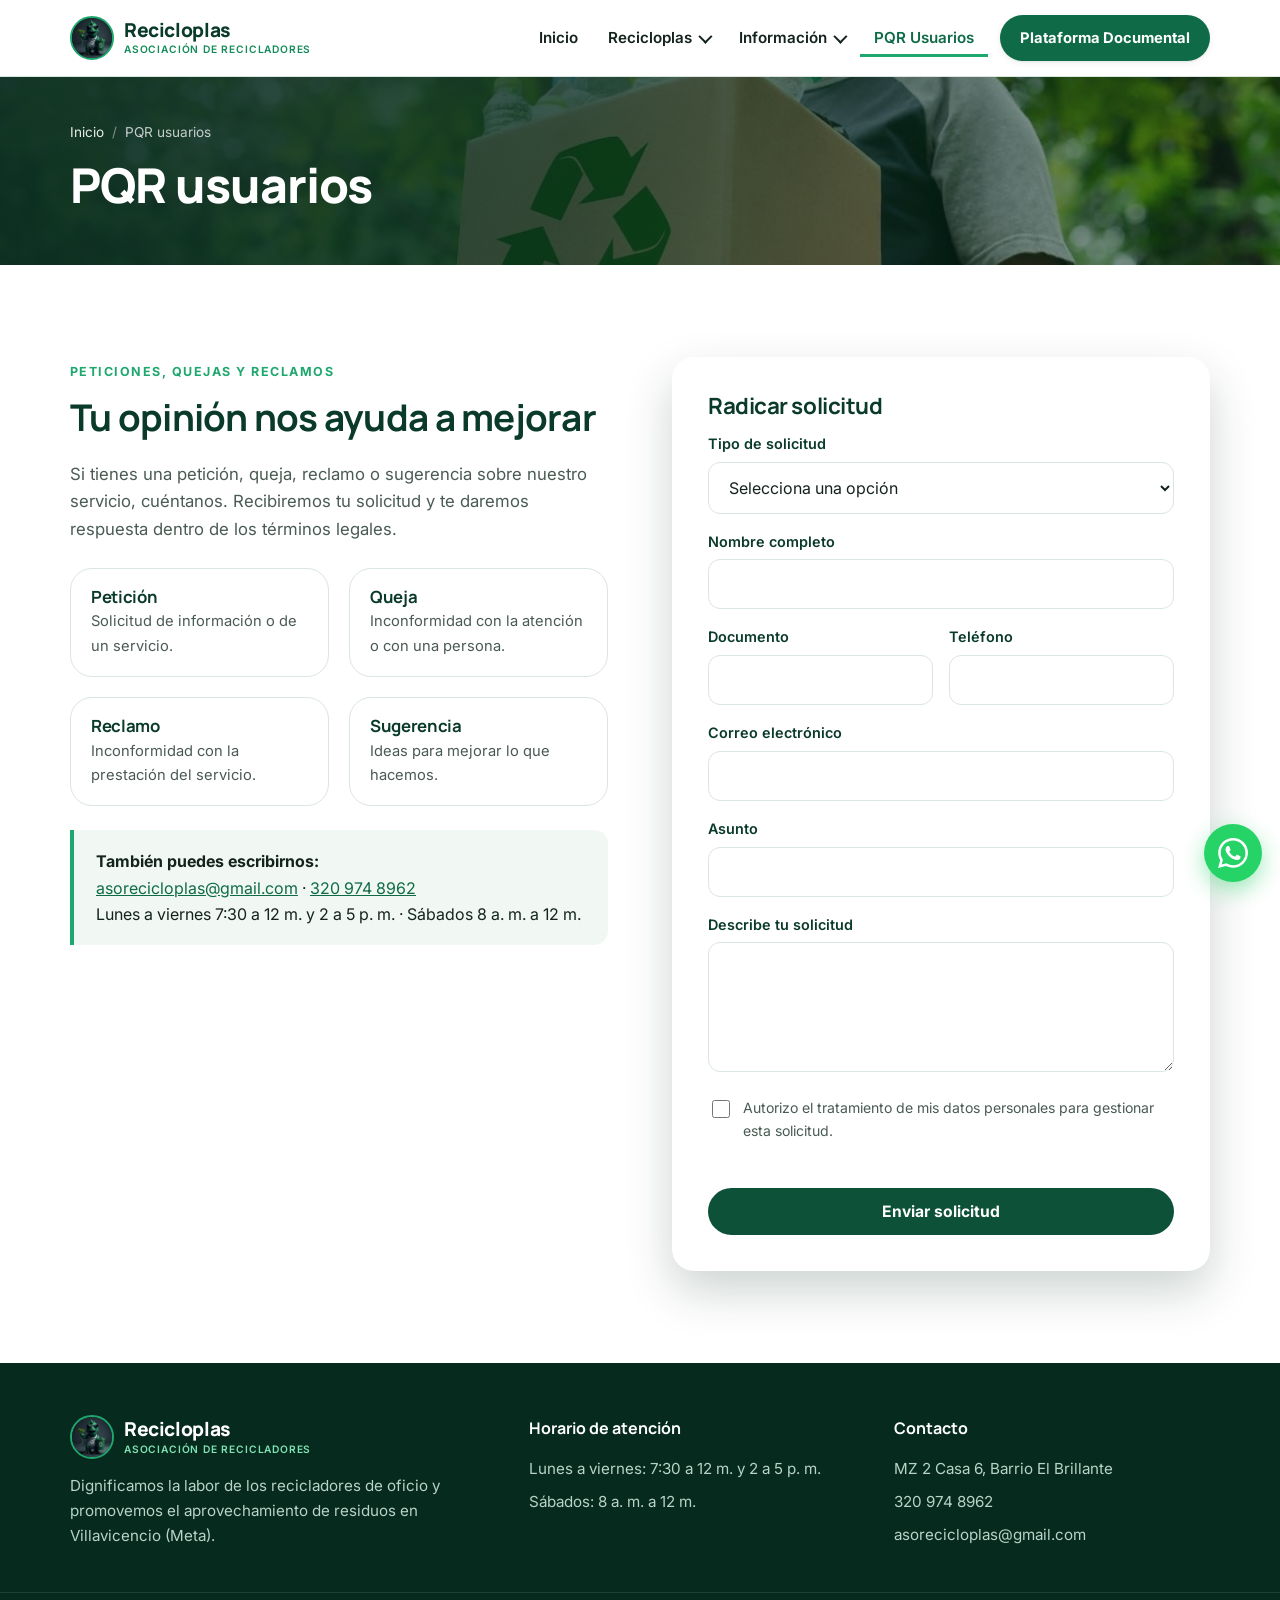
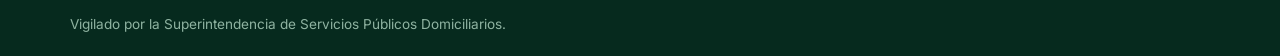
<file: PQR usuarios.html>
<!DOCTYPE html>
<html lang="es">
<head>
  <meta charset="utf-8" />
  <meta name="viewport" content="width=device-width, initial-scale=1" />
  <title>PQR usuarios · Recicloplas</title>
  <meta name="description" content="Recicloplas: asociación de recicladores de oficio en Villavicencio (Meta)." />
  <meta name="theme-color" content="#0a3a2a" />
  <link rel="icon" href="../img/Logo Recicloplas.jpg" />
  <link rel="preconnect" href="https://fonts.googleapis.com" />
  <link rel="preconnect" href="https://fonts.gstatic.com" crossorigin />
  <link href="https://fonts.googleapis.com/css2?family=Inter:wght@400;500;600;700&family=Manrope:wght@700;800&display=swap" rel="stylesheet" />
  <link rel="stylesheet" href="./src/css/site.css" />
  <script src="./Js/site.js" defer></script>
</head>
<body>
  <a class="skip-link" href="#contenido">Saltar al contenido</a>
  <header class="site-header">
    <div class="container nav-bar">
      <a class="brand" href="index.html" aria-label="Recicloplas, inicio">
        <img src="../img/Dinosaurio Recicloplas.jpg" alt="" width="44" height="44" />
        <span class="brand-name">Recicloplas<small>Asociación de recicladores</small></span>
      </a>
      <button class="nav-toggle" type="button" aria-expanded="false" aria-controls="nav-menu" aria-label="Abrir menú">
        <span></span><span></span><span></span>
      </button>
      <nav aria-label="Principal">
        <ul class="nav-menu" id="nav-menu">
          <li><a class="nav-link" href="index.html">Inicio</a></li>
          <li class="has-sub"><button class="nav-link" type="button" aria-expanded="false" aria-haspopup="true">Recicloplas<span class="chev" aria-hidden="true"></span></button><ul class="sub-menu"><li><a href="Quienes somos.html">Quiénes somos</a></li><li><a href="Mision.html">Misión</a></li><li><a href="Vision.html">Visión</a></li><li><a href="Objetivos.html">Objetivos</a></li><li><a href="Conocer mas.html">Conoce más</a></li></ul></li>
          <li class="has-sub"><button class="nav-link" type="button" aria-expanded="false" aria-haspopup="true">Información<span class="chev" aria-hidden="true"></span></button><ul class="sub-menu"><li><a href="Mapas Rutas.html">Mapas de rutas</a></li><li><a href="Uniformes.html">Condiciones uniformes</a></li><li><a href="Toneladas.html">Toneladas aprovechadas</a></li><li><a href="Material.html">Material de rechazo</a></li></ul></li>
          <li><a class="nav-link" href="PQR usuarios.html" aria-current="page">PQR Usuarios</a></li>
          <li><a class="btn-nav" href="PlataformaD.html">Plataforma Documental</a></li>
        </ul>
      </nav>
    </div>
  </header>

  <main id="contenido">
    <section class="hero page-hero" style="--hero-img: url('../../img/Reciclaje_de_plastico.width-1920 (1).jpg')">
      <div class="container hero-inner">
        <ol class="breadcrumb"><li><a href="index.html">Inicio</a></li><li aria-current="page">PQR usuarios</li></ol>
        <h1>PQR usuarios</h1>
      </div>
    </section>
    <section class="section">
      <div class="container contact-wrap pqr-wrap">
        <div class="split-body">
          <span class="eyebrow">Peticiones, quejas y reclamos</span>
          <h2>Tu opinión nos ayuda a mejorar</h2>
          <p>Si tienes una petición, queja, reclamo o sugerencia sobre nuestro servicio, cuéntanos. Recibiremos tu solicitud y te daremos respuesta dentro de los términos legales.</p>
          <div class="cards cols-2 pqr-types">
            <article class="card"><h3>Petición</h3><p>Solicitud de información o de un servicio.</p></article>
            <article class="card"><h3>Queja</h3><p>Inconformidad con la atención o con una persona.</p></article>
            <article class="card"><h3>Reclamo</h3><p>Inconformidad con la prestación del servicio.</p></article>
            <article class="card"><h3>Sugerencia</h3><p>Ideas para mejorar lo que hacemos.</p></article>
          </div>
          <div class="callout"><strong>También puedes escribirnos:</strong><br />
            <a href="mailto:asorecicloplas@gmail.com">asorecicloplas@gmail.com</a> · <a href="tel:+573209748962">320 974 8962</a><br />
            Lunes a viernes 7:30 a 12 m. y 2 a 5 p. m. · Sábados 8 a. m. a 12 m.</div>
        </div>
        <form class="form-card" id="pqrForm" novalidate>
          <h3>Radicar solicitud</h3>
          <div class="field"><label for="tipo">Tipo de solicitud</label>
            <select id="tipo" name="tipo" required><option value="">Selecciona una opción</option><option>Petición</option><option>Queja</option><option>Reclamo</option><option>Sugerencia</option></select></div>
          <div class="field"><label for="p-name">Nombre completo</label><input type="text" id="p-name" name="nombre" autocomplete="name" required /></div>
          <div class="field-row">
            <div class="field"><label for="p-doc">Documento</label><input type="text" id="p-doc" name="documento" inputmode="numeric" required /></div>
            <div class="field"><label for="p-tel">Teléfono</label><input type="tel" id="p-tel" name="telefono" autocomplete="tel" required /></div>
          </div>
          <div class="field"><label for="p-mail">Correo electrónico</label><input type="email" id="p-mail" name="correo" autocomplete="email" required /></div>
          <div class="field"><label for="p-asunto">Asunto</label><input type="text" id="p-asunto" name="asunto" required /></div>
          <div class="field"><label for="p-msg">Describe tu solicitud</label><textarea id="p-msg" name="mensaje" rows="5" required></textarea></div>
          <label class="check"><input type="checkbox" id="p-ok" required /> Autorizo el tratamiento de mis datos personales para gestionar esta solicitud.</label>
          <p class="form-note" id="pqrNote" role="status"></p>
          <button class="btn btn-dark" type="submit">Enviar solicitud</button>
        </form>
      </div>
    </section>
  </main>

  <footer class="site-footer">
    <div class="container footer-grid">
      <div class="footer-brand">
        <a class="brand" href="index.html">
          <img src="../img/Dinosaurio Recicloplas.jpg" alt="" width="44" height="44" />
          <span class="brand-name">Recicloplas<small>Asociación de recicladores</small></span>
        </a>
        <p>Dignificamos la labor de los recicladores de oficio y promovemos el aprovechamiento de residuos en Villavicencio (Meta).</p>
      </div>
      <div>
        <h4>Horario de atención</h4>
        <p>Lunes a viernes: 7:30 a 12 m. y 2 a 5 p. m.</p>
        <p>Sábados: 8 a. m. a 12 m.</p>
      </div>
      <div>
        <h4>Contacto</h4>
        <p>MZ 2 Casa 6, Barrio El Brillante</p>
        <p><a href="tel:+573209748962">320 974 8962</a></p>
        <p><a href="mailto:asorecicloplas@gmail.com">asorecicloplas@gmail.com</a></p>
      </div>
    </div>
    <div class="footer-bottom">
      <div class="container">Vigilado por la Superintendencia de Servicios Públicos Domiciliarios.</div>
    </div>
  </footer>

  <button class="wa-fab" id="waFab" type="button" aria-label="Abrir ayuda por WhatsApp" aria-expanded="false" aria-controls="waPanel"><svg viewBox="0 0 24 24" fill="currentColor" aria-hidden="true"><path d="M17.472 14.382c-.297-.149-1.758-.867-2.03-.967-.273-.099-.471-.148-.67.15-.197.297-.767.966-.94 1.164-.173.199-.347.223-.644.075-.297-.15-1.255-.463-2.39-1.475-.883-.788-1.48-1.761-1.653-2.059-.173-.297-.018-.458.13-.606.134-.133.298-.347.446-.52.149-.174.198-.298.298-.497.099-.198.05-.371-.025-.52-.075-.149-.669-1.612-.916-2.207-.242-.579-.487-.5-.669-.51-.173-.008-.371-.01-.57-.01-.198 0-.52.074-.792.372-.272.297-1.04 1.016-1.04 2.479 0 1.462 1.065 2.875 1.213 3.074.149.198 2.096 3.2 5.077 4.487.709.306 1.262.489 1.694.625.712.227 1.36.195 1.871.118.571-.085 1.758-.719 2.006-1.413.248-.694.248-1.289.173-1.413-.074-.124-.272-.198-.57-.347m-5.421 7.403h-.004a9.87 9.87 0 01-5.031-1.378l-.361-.214-3.741.982.998-3.648-.235-.374a9.86 9.86 0 01-1.51-5.26c.001-5.45 4.436-9.884 9.888-9.884 2.64 0 5.122 1.03 6.988 2.898a9.825 9.825 0 012.893 6.994c-.003 5.45-4.437 9.884-9.885 9.884m8.413-18.297A11.815 11.815 0 0012.05 0C5.495 0 .16 5.335.157 11.892c0 2.096.547 4.142 1.588 5.945L.057 24l6.305-1.654a11.882 11.882 0 005.683 1.448h.005c6.554 0 11.89-5.335 11.893-11.893a11.821 11.821 0 00-3.48-8.413Z"/></svg></button>
  <div class="wa-panel" id="waPanel" role="dialog" aria-label="Ayuda por WhatsApp">
    <div class="wa-head">
      <h2>¿Cómo podemos ayudarte?</h2>
      <p>Escríbenos y te respondemos en horario de atención.</p>
      <button class="wa-close" id="waClose" type="button" aria-label="Cerrar">×</button>
    </div>
    <div class="wa-body">
      <button class="btn btn-wa" id="waChat" type="button"><svg viewBox="0 0 24 24" fill="currentColor" aria-hidden="true"><path d="M17.472 14.382c-.297-.149-1.758-.867-2.03-.967-.273-.099-.471-.148-.67.15-.197.297-.767.966-.94 1.164-.173.199-.347.223-.644.075-.297-.15-1.255-.463-2.39-1.475-.883-.788-1.48-1.761-1.653-2.059-.173-.297-.018-.458.13-.606.134-.133.298-.347.446-.52.149-.174.198-.298.298-.497.099-.198.05-.371-.025-.52-.075-.149-.669-1.612-.916-2.207-.242-.579-.487-.5-.669-.51-.173-.008-.371-.01-.57-.01-.198 0-.52.074-.792.372-.272.297-1.04 1.016-1.04 2.479 0 1.462 1.065 2.875 1.213 3.074.149.198 2.096 3.2 5.077 4.487.709.306 1.262.489 1.694.625.712.227 1.36.195 1.871.118.571-.085 1.758-.719 2.006-1.413.248-.694.248-1.289.173-1.413-.074-.124-.272-.198-.57-.347m-5.421 7.403h-.004a9.87 9.87 0 01-5.031-1.378l-.361-.214-3.741.982.998-3.648-.235-.374a9.86 9.86 0 01-1.51-5.26c.001-5.45 4.436-9.884 9.888-9.884 2.64 0 5.122 1.03 6.988 2.898a9.825 9.825 0 012.893 6.994c-.003 5.45-4.437 9.884-9.885 9.884m8.413-18.297A11.815 11.815 0 0012.05 0C5.495 0 .16 5.335.157 11.892c0 2.096.547 4.142 1.588 5.945L.057 24l6.305-1.654a11.882 11.882 0 005.683 1.448h.005c6.554 0 11.89-5.335 11.893-11.893a11.821 11.821 0 00-3.48-8.413Z"/></svg>Iniciar chat en WhatsApp</button>
      <button class="btn btn-outline" id="waInfo" type="button">Ver información</button>
    </div>
  </div>
  <div class="modal" id="infoModal" role="dialog" aria-modal="true" aria-labelledby="modalTitle">
    <div class="modal-box">
      <h2 id="modalTitle">Información</h2>
      <p>Somos una empresa que busca dignificar, incentivar y que se le dé su respectivo valor a la labor de los recicladores de oficio; les ofrecemos acompañamiento e identificación de sus rutas de recolección, los capacitamos en pro de que sus capacidades para identificar el material sean las más aptas para disminuir el rechazo y les inculcamos el sentido de pertenencia.</p>
      <p><strong>Horario de atención:</strong> lunes a viernes de 7:30 a 12 m. / 2 a 5 p. m. Sábados de 8 a. m. a 12 m.</p>
      <button class="btn btn-dark" id="modalClose" type="button">Cerrar</button>
    </div>
  </div>
</body>
</html>
</file>
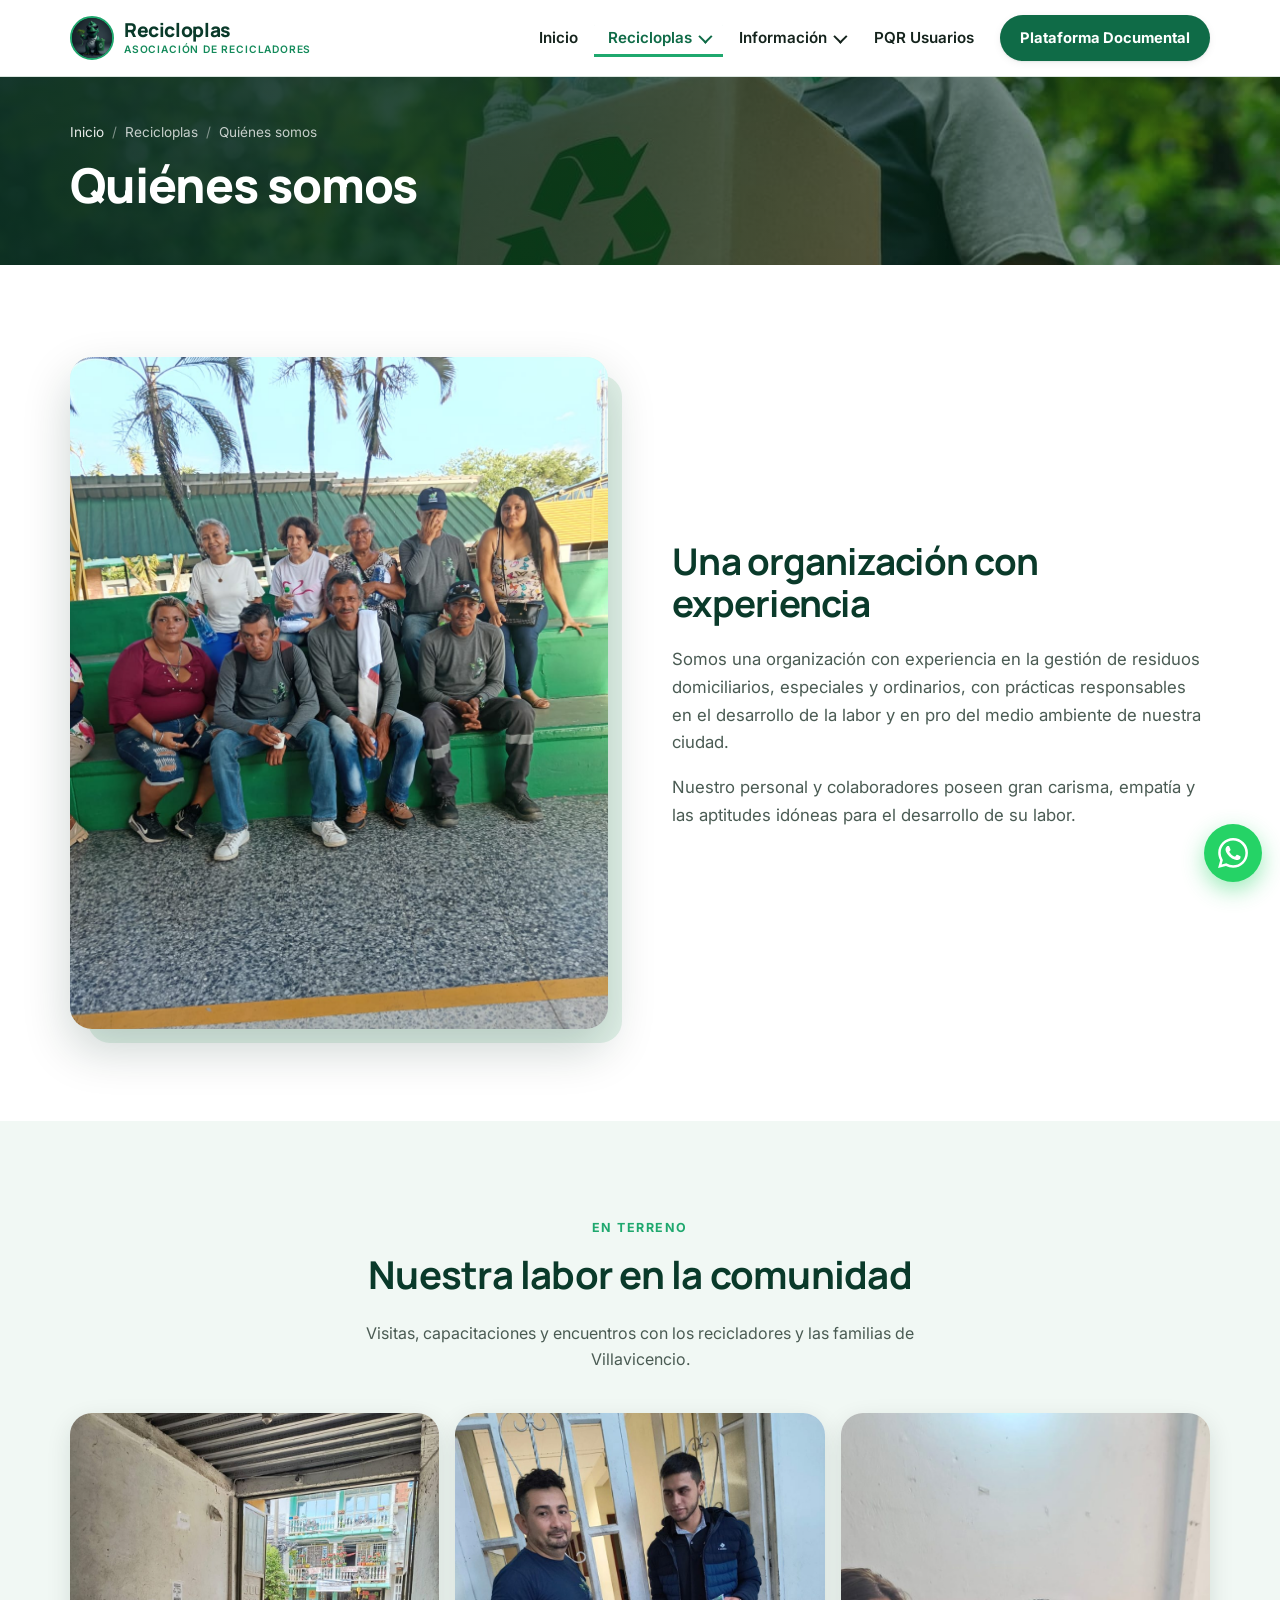
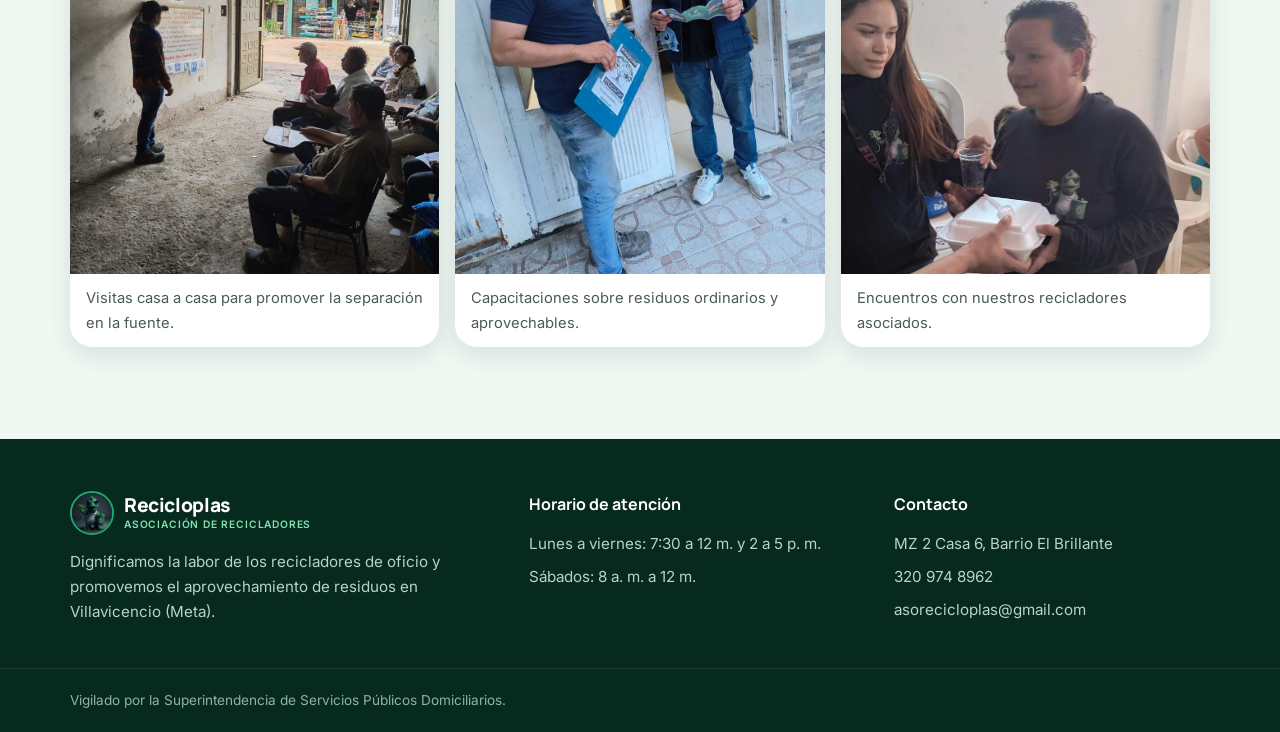
<file: Quienes somos.html>
<!DOCTYPE html>
<html lang="es">
<head>
  <meta charset="utf-8" />
  <meta name="viewport" content="width=device-width, initial-scale=1" />
  <title>Quiénes somos · Recicloplas</title>
  <meta name="description" content="Recicloplas: asociación de recicladores de oficio en Villavicencio (Meta)." />
  <meta name="theme-color" content="#0a3a2a" />
  <link rel="icon" href="img/Logo Recicloplas.jpg" />
  <link rel="preconnect" href="https://fonts.googleapis.com" />
  <link rel="preconnect" href="https://fonts.gstatic.com" crossorigin />
  <link href="https://fonts.googleapis.com/css2?family=Inter:wght@400;500;600;700&family=Manrope:wght@700;800&display=swap" rel="stylesheet" />
  <link rel="stylesheet" href="./src/css/site.css" />
  <script src="./Js/site.js" defer></script>
</head>
<body>
  <a class="skip-link" href="#contenido">Saltar al contenido</a>
  <header class="site-header">
    <div class="container nav-bar">
      <a class="brand" href="index.html" aria-label="Recicloplas, inicio">
        <img src="../img/Dinosaurio Recicloplas.jpg" alt="" width="44" height="44" />
        <span class="brand-name">Recicloplas<small>Asociación de recicladores</small></span>
      </a>
      <button class="nav-toggle" type="button" aria-expanded="false" aria-controls="nav-menu" aria-label="Abrir menú">
        <span></span><span></span><span></span>
      </button>
      <nav aria-label="Principal">
        <ul class="nav-menu" id="nav-menu">
          <li><a class="nav-link" href="index.html">Inicio</a></li>
          <li class="has-sub"><button class="nav-link" type="button" aria-expanded="false" aria-haspopup="true" aria-current="page">Recicloplas<span class="chev" aria-hidden="true"></span></button><ul class="sub-menu"><li><a href="Quienes somos.html" aria-current="page">Quiénes somos</a></li><li><a href="Mision.html">Misión</a></li><li><a href="Vision.html">Visión</a></li><li><a href="Objetivos.html">Objetivos</a></li><li><a href="Conocer mas.html">Conoce más</a></li></ul></li>
          <li class="has-sub"><button class="nav-link" type="button" aria-expanded="false" aria-haspopup="true">Información<span class="chev" aria-hidden="true"></span></button><ul class="sub-menu"><li><a href="Mapas Rutas.html">Mapas de rutas</a></li><li><a href="Uniformes.html">Condiciones uniformes</a></li><li><a href="Toneladas.html">Toneladas aprovechadas</a></li><li><a href="Material.html">Material de rechazo</a></li></ul></li>
          <li><a class="nav-link" href="PQR usuarios.html">PQR Usuarios</a></li>
          <li><a class="btn-nav" href="PlataformaD.html">Plataforma Documental</a></li>
        </ul>
      </nav>
    </div>
  </header>

  <main id="contenido">
    <section class="hero page-hero" style="--hero-img: url('../../img/Reciclaje_de_plastico.width-1920 (1).jpg')">
      <div class="container hero-inner">
        <ol class="breadcrumb"><li><a href="index.html">Inicio</a></li><li>Recicloplas</li><li aria-current="page">Quiénes somos</li></ol>
        <h1>Quiénes somos</h1>
      </div>
    </section>
    <section class="section">
      <div class="container">
        <div class="split">
          <div class="split-media portrait"><img src="../img/Reciclo.jpg" alt="Integrantes de la asociación Recicloplas" loading="lazy" data-fallback="Imagen no disponible" /></div>
          <div class="split-body"><h2>Una organización con experiencia</h2><p>Somos una organización con experiencia en la gestión de residuos domiciliarios, especiales y ordinarios, con prácticas responsables en el desarrollo de la labor y en pro del medio ambiente de nuestra ciudad.</p><p>Nuestro personal y colaboradores poseen gran carisma, empatía y las aptitudes idóneas para el desarrollo de su labor.</p></div>
        </div>
      </div>
    </section>

    <section class="section section-alt">
      <div class="container">
        <div class="section-head">
          <span class="eyebrow">En terreno</span>
          <h2>Nuestra labor en la comunidad</h2>
          <p>Visitas, capacitaciones y encuentros con los recicladores y las familias de Villavicencio.</p>
        </div>
        <div class="gallery">
          <figure><img src="../img/visita-casa-a-casa.jpg" alt="Dos integrantes de Recicloplas visitando una vivienda y entregando información sobre reciclaje" loading="lazy" data-fallback="Imagen no disponible" /><figcaption>Visitas casa a casa para promover la separación en la fuente.</figcaption></figure>
          <figure><img src="../img/capacitacion-comunidad.jpg" alt="Capacitación a la comunidad sobre recolección y aprovechamiento de residuos" loading="lazy" data-fallback="Imagen no disponible" /><figcaption>Capacitaciones sobre residuos ordinarios y aprovechables.</figcaption></figure>
          <figure><img src="../img/evento-comunidad.jpg" alt="Encuentro con recicladores y comunidad con entrega de refrigerios" loading="lazy" data-fallback="Imagen no disponible" /><figcaption>Encuentros con nuestros recicladores asociados.</figcaption></figure>
        </div>
      </div>
    </section>
  </main>

  <footer class="site-footer">
    <div class="container footer-grid">
      <div class="footer-brand">
        <a class="brand" href="index.html">
          <img src="../img/Dinosaurio Recicloplas.jpg" alt="" width="44" height="44" />
          <span class="brand-name">Recicloplas<small>Asociación de recicladores</small></span>
        </a>
        <p>Dignificamos la labor de los recicladores de oficio y promovemos el aprovechamiento de residuos en Villavicencio (Meta).</p>
      </div>
      <div>
        <h4>Horario de atención</h4>
        <p>Lunes a viernes: 7:30 a 12 m. y 2 a 5 p. m.</p>
        <p>Sábados: 8 a. m. a 12 m.</p>
      </div>
      <div>
        <h4>Contacto</h4>
        <p>MZ 2 Casa 6, Barrio El Brillante</p>
        <p><a href="tel:+573209748962">320 974 8962</a></p>
        <p><a href="mailto:asorecicloplas@gmail.com">asorecicloplas@gmail.com</a></p>
      </div>
    </div>
    <div class="footer-bottom">
      <div class="container">Vigilado por la Superintendencia de Servicios Públicos Domiciliarios.</div>
    </div>
  </footer>

  <button class="wa-fab" id="waFab" type="button" aria-label="Abrir ayuda por WhatsApp" aria-expanded="false" aria-controls="waPanel"><svg viewBox="0 0 24 24" fill="currentColor" aria-hidden="true"><path d="M17.472 14.382c-.297-.149-1.758-.867-2.03-.967-.273-.099-.471-.148-.67.15-.197.297-.767.966-.94 1.164-.173.199-.347.223-.644.075-.297-.15-1.255-.463-2.39-1.475-.883-.788-1.48-1.761-1.653-2.059-.173-.297-.018-.458.13-.606.134-.133.298-.347.446-.52.149-.174.198-.298.298-.497.099-.198.05-.371-.025-.52-.075-.149-.669-1.612-.916-2.207-.242-.579-.487-.5-.669-.51-.173-.008-.371-.01-.57-.01-.198 0-.52.074-.792.372-.272.297-1.04 1.016-1.04 2.479 0 1.462 1.065 2.875 1.213 3.074.149.198 2.096 3.2 5.077 4.487.709.306 1.262.489 1.694.625.712.227 1.36.195 1.871.118.571-.085 1.758-.719 2.006-1.413.248-.694.248-1.289.173-1.413-.074-.124-.272-.198-.57-.347m-5.421 7.403h-.004a9.87 9.87 0 01-5.031-1.378l-.361-.214-3.741.982.998-3.648-.235-.374a9.86 9.86 0 01-1.51-5.26c.001-5.45 4.436-9.884 9.888-9.884 2.64 0 5.122 1.03 6.988 2.898a9.825 9.825 0 012.893 6.994c-.003 5.45-4.437 9.884-9.885 9.884m8.413-18.297A11.815 11.815 0 0012.05 0C5.495 0 .16 5.335.157 11.892c0 2.096.547 4.142 1.588 5.945L.057 24l6.305-1.654a11.882 11.882 0 005.683 1.448h.005c6.554 0 11.89-5.335 11.893-11.893a11.821 11.821 0 00-3.48-8.413Z"/></svg></button>
  <div class="wa-panel" id="waPanel" role="dialog" aria-label="Ayuda por WhatsApp">
    <div class="wa-head">
      <h2>¿Cómo podemos ayudarte?</h2>
      <p>Escríbenos y te respondemos en horario de atención.</p>
      <button class="wa-close" id="waClose" type="button" aria-label="Cerrar">×</button>
    </div>
    <div class="wa-body">
      <button class="btn btn-wa" id="waChat" type="button"><svg viewBox="0 0 24 24" fill="currentColor" aria-hidden="true"><path d="M17.472 14.382c-.297-.149-1.758-.867-2.03-.967-.273-.099-.471-.148-.67.15-.197.297-.767.966-.94 1.164-.173.199-.347.223-.644.075-.297-.15-1.255-.463-2.39-1.475-.883-.788-1.48-1.761-1.653-2.059-.173-.297-.018-.458.13-.606.134-.133.298-.347.446-.52.149-.174.198-.298.298-.497.099-.198.05-.371-.025-.52-.075-.149-.669-1.612-.916-2.207-.242-.579-.487-.5-.669-.51-.173-.008-.371-.01-.57-.01-.198 0-.52.074-.792.372-.272.297-1.04 1.016-1.04 2.479 0 1.462 1.065 2.875 1.213 3.074.149.198 2.096 3.2 5.077 4.487.709.306 1.262.489 1.694.625.712.227 1.36.195 1.871.118.571-.085 1.758-.719 2.006-1.413.248-.694.248-1.289.173-1.413-.074-.124-.272-.198-.57-.347m-5.421 7.403h-.004a9.87 9.87 0 01-5.031-1.378l-.361-.214-3.741.982.998-3.648-.235-.374a9.86 9.86 0 01-1.51-5.26c.001-5.45 4.436-9.884 9.888-9.884 2.64 0 5.122 1.03 6.988 2.898a9.825 9.825 0 012.893 6.994c-.003 5.45-4.437 9.884-9.885 9.884m8.413-18.297A11.815 11.815 0 0012.05 0C5.495 0 .16 5.335.157 11.892c0 2.096.547 4.142 1.588 5.945L.057 24l6.305-1.654a11.882 11.882 0 005.683 1.448h.005c6.554 0 11.89-5.335 11.893-11.893a11.821 11.821 0 00-3.48-8.413Z"/></svg>Iniciar chat en WhatsApp</button>
      <button class="btn btn-outline" id="waInfo" type="button">Ver información</button>
    </div>
  </div>
  <div class="modal" id="infoModal" role="dialog" aria-modal="true" aria-labelledby="modalTitle">
    <div class="modal-box">
      <h2 id="modalTitle">Información</h2>
      <p>Somos una empresa que busca dignificar, incentivar y que se le dé su respectivo valor a la labor de los recicladores de oficio; les ofrecemos acompañamiento e identificación de sus rutas de recolección, los capacitamos en pro de que sus capacidades para identificar el material sean las más aptas para disminuir el rechazo y les inculcamos el sentido de pertenencia.</p>
      <p><strong>Horario de atención:</strong> lunes a viernes de 7:30 a 12 m. / 2 a 5 p. m. Sábados de 8 a. m. a 12 m.</p>
      <button class="btn btn-dark" id="modalClose" type="button">Cerrar</button>
    </div>
  </div>
</body>
</html>
</file>
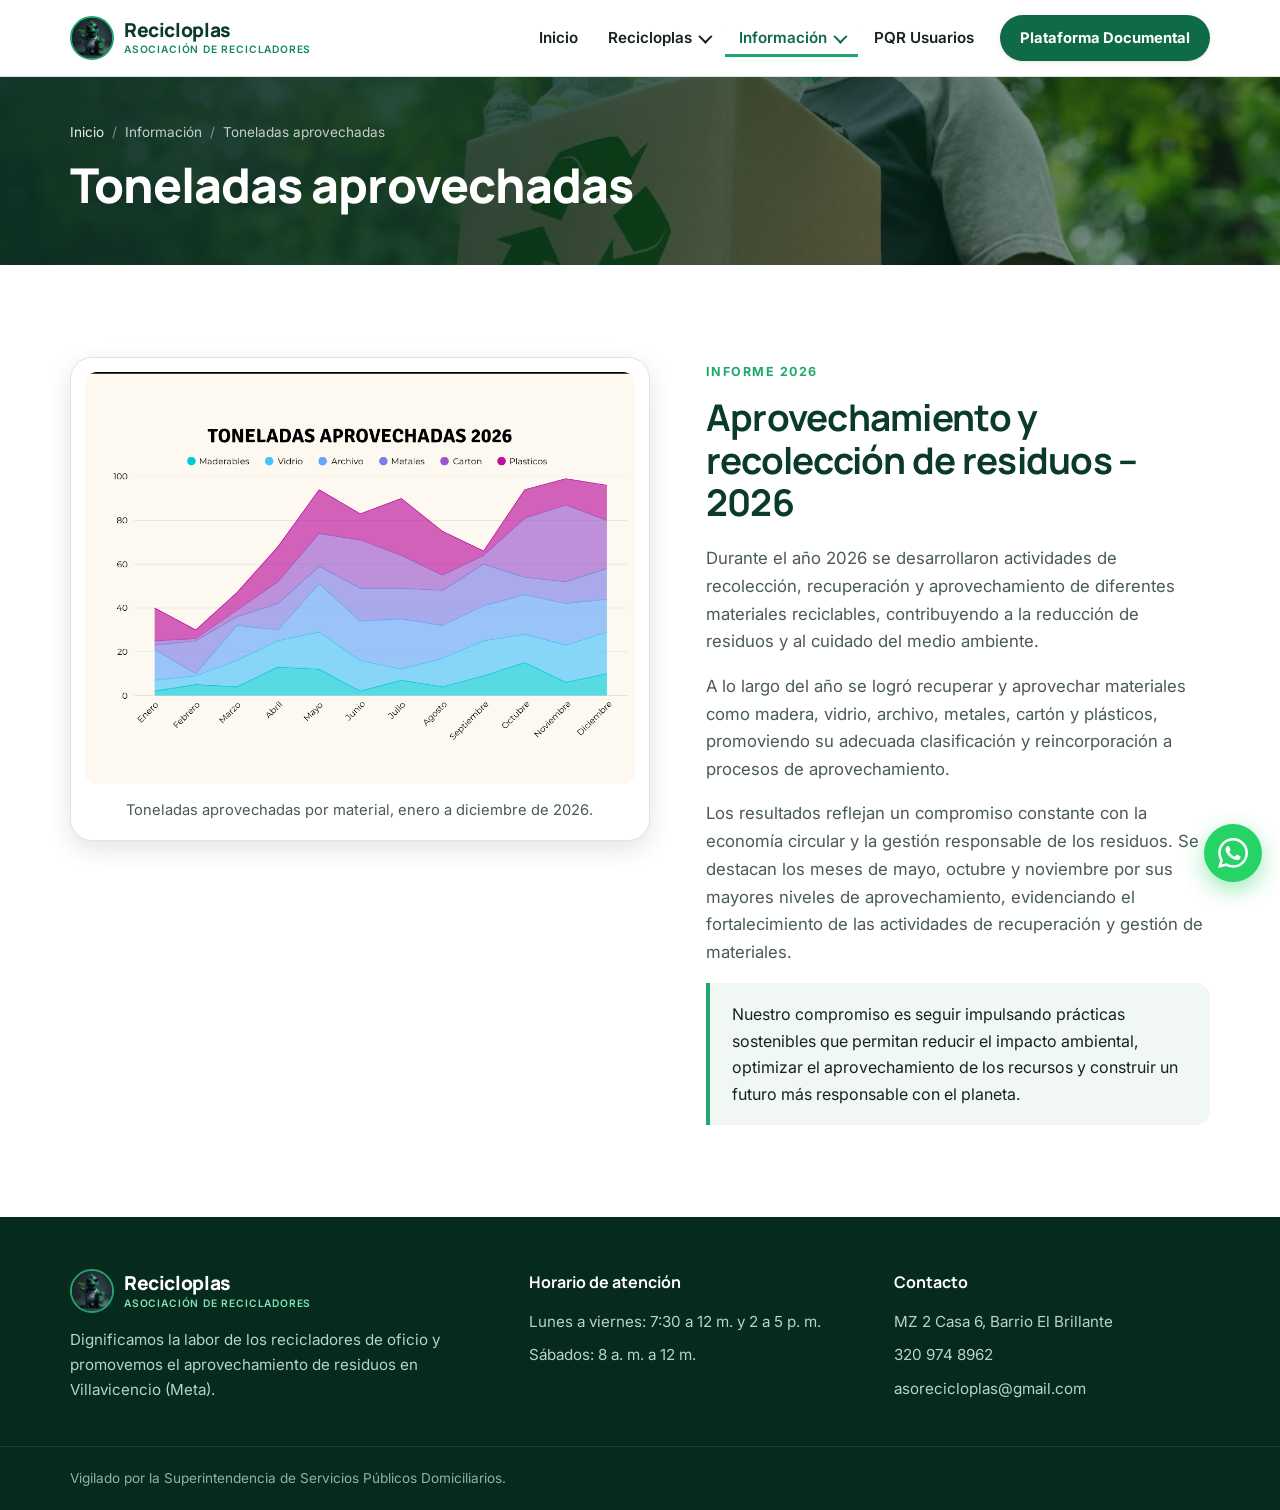
<file: Toneladas.html>
<!DOCTYPE html>
<html lang="es">
<head>
  <meta charset="utf-8" />
  <meta name="viewport" content="width=device-width, initial-scale=1" />
  <title>Toneladas aprovechadas · Recicloplas</title>
  <meta name="description" content="Recicloplas: asociación de recicladores de oficio en Villavicencio (Meta)." />
  <meta name="theme-color" content="#0a3a2a" />
  <link rel="icon" href="../img/Logo Recicloplas.jpg" />
  <link rel="preconnect" href="https://fonts.googleapis.com" />
  <link rel="preconnect" href="https://fonts.gstatic.com" crossorigin />
  <link href="https://fonts.googleapis.com/css2?family=Inter:wght@400;500;600;700&family=Manrope:wght@700;800&display=swap" rel="stylesheet" />
  <link rel="stylesheet" href="./src/css/site.css" />
  <script src="./Js/site.js" defer></script>
</head>
<body>
  <a class="skip-link" href="#contenido">Saltar al contenido</a>
  <header class="site-header">
    <div class="container nav-bar">
      <a class="brand" href="index.html" aria-label="Recicloplas, inicio">
        <img src="../img/Dinosaurio Recicloplas.jpg" alt="" width="44" height="44" />
        <span class="brand-name">Recicloplas<small>Asociación de recicladores</small></span>
      </a>
      <button class="nav-toggle" type="button" aria-expanded="false" aria-controls="nav-menu" aria-label="Abrir menú">
        <span></span><span></span><span></span>
      </button>
      <nav aria-label="Principal">
        <ul class="nav-menu" id="nav-menu">
          <li><a class="nav-link" href="index.html">Inicio</a></li>
          <li class="has-sub"><button class="nav-link" type="button" aria-expanded="false" aria-haspopup="true">Recicloplas<span class="chev" aria-hidden="true"></span></button><ul class="sub-menu"><li><a href="Quienes somos.html">Quiénes somos</a></li><li><a href="Mision.html">Misión</a></li><li><a href="Vision.html">Visión</a></li><li><a href="Objetivos.html">Objetivos</a></li><li><a href="Conocer mas.html">Conoce más</a></li></ul></li>
          <li class="has-sub"><button class="nav-link" type="button" aria-expanded="false" aria-haspopup="true" aria-current="page">Información<span class="chev" aria-hidden="true"></span></button><ul class="sub-menu"><li><a href="Mapas Rutas.html">Mapas de rutas</a></li><li><a href="Uniformes.html">Condiciones uniformes</a></li><li><a href="Toneladas.html" aria-current="page">Toneladas aprovechadas</a></li><li><a href="Material.html">Material de rechazo</a></li></ul></li>
          <li><a class="nav-link" href="PQR usuarios.html">PQR Usuarios</a></li>
          <li><a class="btn-nav" href="PlataformaD.html">Plataforma Documental</a></li>
        </ul>
      </nav>
    </div>
  </header>

  <main id="contenido">
    <section class="hero page-hero" style="--hero-img: url('../../img/Reciclaje_de_plastico.width-1920 (1).jpg')">
      <div class="container hero-inner">
        <ol class="breadcrumb"><li><a href="index.html">Inicio</a></li><li>Información</li><li aria-current="page">Toneladas aprovechadas</li></ol>
        <h1>Toneladas aprovechadas</h1>
      </div>
    </section>
    <section class="section">
      <div class="container doc-grid">
        <figure class="chart-figure">
          <img src="./src/Docs/toneladas-2026.png" alt="Gráfica de área de toneladas aprovechadas en 2026 por mes: maderables, vidrio, archivo, metales, cartón y plásticos" loading="lazy" data-fallback="La gráfica de toneladas aprovechadas no está disponible en este momento." />
          <figcaption>Toneladas aprovechadas por material, enero a diciembre de 2026.</figcaption>
        </figure>
        <div class="split-body">
          <span class="eyebrow">Informe 2026</span>
          <h2>Aprovechamiento y recolección de residuos – 2026</h2>
          <p>Durante el año 2026 se desarrollaron actividades de recolección, recuperación y aprovechamiento de diferentes materiales reciclables, contribuyendo a la reducción de residuos y al cuidado del medio ambiente.</p>
          <p>A lo largo del año se logró recuperar y aprovechar materiales como madera, vidrio, archivo, metales, cartón y plásticos, promoviendo su adecuada clasificación y reincorporación a procesos de aprovechamiento.</p>
          <p>Los resultados reflejan un compromiso constante con la economía circular y la gestión responsable de los residuos. Se destacan los meses de mayo, octubre y noviembre por sus mayores niveles de aprovechamiento, evidenciando el fortalecimiento de las actividades de recuperación y gestión de materiales.</p>
          <div class="callout">Nuestro compromiso es seguir impulsando prácticas sostenibles que permitan reducir el impacto ambiental, optimizar el aprovechamiento de los recursos y construir un futuro más responsable con el planeta.</div>
        </div>
      </div>
    </section>
  </main>

  <footer class="site-footer">
    <div class="container footer-grid">
      <div class="footer-brand">
        <a class="brand" href="index.html">
          <img src="../img/Dinosaurio Recicloplas.jpg" alt="" width="44" height="44" />
          <span class="brand-name">Recicloplas<small>Asociación de recicladores</small></span>
        </a>
        <p>Dignificamos la labor de los recicladores de oficio y promovemos el aprovechamiento de residuos en Villavicencio (Meta).</p>
      </div>
      <div>
        <h4>Horario de atención</h4>
        <p>Lunes a viernes: 7:30 a 12 m. y 2 a 5 p. m.</p>
        <p>Sábados: 8 a. m. a 12 m.</p>
      </div>
      <div>
        <h4>Contacto</h4>
        <p>MZ 2 Casa 6, Barrio El Brillante</p>
        <p><a href="tel:+573209748962">320 974 8962</a></p>
        <p><a href="mailto:asorecicloplas@gmail.com">asorecicloplas@gmail.com</a></p>
      </div>
    </div>
    <div class="footer-bottom">
      <div class="container">Vigilado por la Superintendencia de Servicios Públicos Domiciliarios.</div>
    </div>
  </footer>

  <button class="wa-fab" id="waFab" type="button" aria-label="Abrir ayuda por WhatsApp" aria-expanded="false" aria-controls="waPanel"><svg viewBox="0 0 24 24" fill="currentColor" aria-hidden="true"><path d="M17.472 14.382c-.297-.149-1.758-.867-2.03-.967-.273-.099-.471-.148-.67.15-.197.297-.767.966-.94 1.164-.173.199-.347.223-.644.075-.297-.15-1.255-.463-2.39-1.475-.883-.788-1.48-1.761-1.653-2.059-.173-.297-.018-.458.13-.606.134-.133.298-.347.446-.52.149-.174.198-.298.298-.497.099-.198.05-.371-.025-.52-.075-.149-.669-1.612-.916-2.207-.242-.579-.487-.5-.669-.51-.173-.008-.371-.01-.57-.01-.198 0-.52.074-.792.372-.272.297-1.04 1.016-1.04 2.479 0 1.462 1.065 2.875 1.213 3.074.149.198 2.096 3.2 5.077 4.487.709.306 1.262.489 1.694.625.712.227 1.36.195 1.871.118.571-.085 1.758-.719 2.006-1.413.248-.694.248-1.289.173-1.413-.074-.124-.272-.198-.57-.347m-5.421 7.403h-.004a9.87 9.87 0 01-5.031-1.378l-.361-.214-3.741.982.998-3.648-.235-.374a9.86 9.86 0 01-1.51-5.26c.001-5.45 4.436-9.884 9.888-9.884 2.64 0 5.122 1.03 6.988 2.898a9.825 9.825 0 012.893 6.994c-.003 5.45-4.437 9.884-9.885 9.884m8.413-18.297A11.815 11.815 0 0012.05 0C5.495 0 .16 5.335.157 11.892c0 2.096.547 4.142 1.588 5.945L.057 24l6.305-1.654a11.882 11.882 0 005.683 1.448h.005c6.554 0 11.89-5.335 11.893-11.893a11.821 11.821 0 00-3.48-8.413Z"/></svg></button>
  <div class="wa-panel" id="waPanel" role="dialog" aria-label="Ayuda por WhatsApp">
    <div class="wa-head">
      <h2>¿Cómo podemos ayudarte?</h2>
      <p>Escríbenos y te respondemos en horario de atención.</p>
      <button class="wa-close" id="waClose" type="button" aria-label="Cerrar">×</button>
    </div>
    <div class="wa-body">
      <button class="btn btn-wa" id="waChat" type="button"><svg viewBox="0 0 24 24" fill="currentColor" aria-hidden="true"><path d="M17.472 14.382c-.297-.149-1.758-.867-2.03-.967-.273-.099-.471-.148-.67.15-.197.297-.767.966-.94 1.164-.173.199-.347.223-.644.075-.297-.15-1.255-.463-2.39-1.475-.883-.788-1.48-1.761-1.653-2.059-.173-.297-.018-.458.13-.606.134-.133.298-.347.446-.52.149-.174.198-.298.298-.497.099-.198.05-.371-.025-.52-.075-.149-.669-1.612-.916-2.207-.242-.579-.487-.5-.669-.51-.173-.008-.371-.01-.57-.01-.198 0-.52.074-.792.372-.272.297-1.04 1.016-1.04 2.479 0 1.462 1.065 2.875 1.213 3.074.149.198 2.096 3.2 5.077 4.487.709.306 1.262.489 1.694.625.712.227 1.36.195 1.871.118.571-.085 1.758-.719 2.006-1.413.248-.694.248-1.289.173-1.413-.074-.124-.272-.198-.57-.347m-5.421 7.403h-.004a9.87 9.87 0 01-5.031-1.378l-.361-.214-3.741.982.998-3.648-.235-.374a9.86 9.86 0 01-1.51-5.26c.001-5.45 4.436-9.884 9.888-9.884 2.64 0 5.122 1.03 6.988 2.898a9.825 9.825 0 012.893 6.994c-.003 5.45-4.437 9.884-9.885 9.884m8.413-18.297A11.815 11.815 0 0012.05 0C5.495 0 .16 5.335.157 11.892c0 2.096.547 4.142 1.588 5.945L.057 24l6.305-1.654a11.882 11.882 0 005.683 1.448h.005c6.554 0 11.89-5.335 11.893-11.893a11.821 11.821 0 00-3.48-8.413Z"/></svg>Iniciar chat en WhatsApp</button>
      <button class="btn btn-outline" id="waInfo" type="button">Ver información</button>
    </div>
  </div>
  <div class="modal" id="infoModal" role="dialog" aria-modal="true" aria-labelledby="modalTitle">
    <div class="modal-box">
      <h2 id="modalTitle">Información</h2>
      <p>Somos una empresa que busca dignificar, incentivar y que se le dé su respectivo valor a la labor de los recicladores de oficio; les ofrecemos acompañamiento e identificación de sus rutas de recolección, los capacitamos en pro de que sus capacidades para identificar el material sean las más aptas para disminuir el rechazo y les inculcamos el sentido de pertenencia.</p>
      <p><strong>Horario de atención:</strong> lunes a viernes de 7:30 a 12 m. / 2 a 5 p. m. Sábados de 8 a. m. a 12 m.</p>
      <button class="btn btn-dark" id="modalClose" type="button">Cerrar</button>
    </div>
  </div>
</body>
</html>
</file>
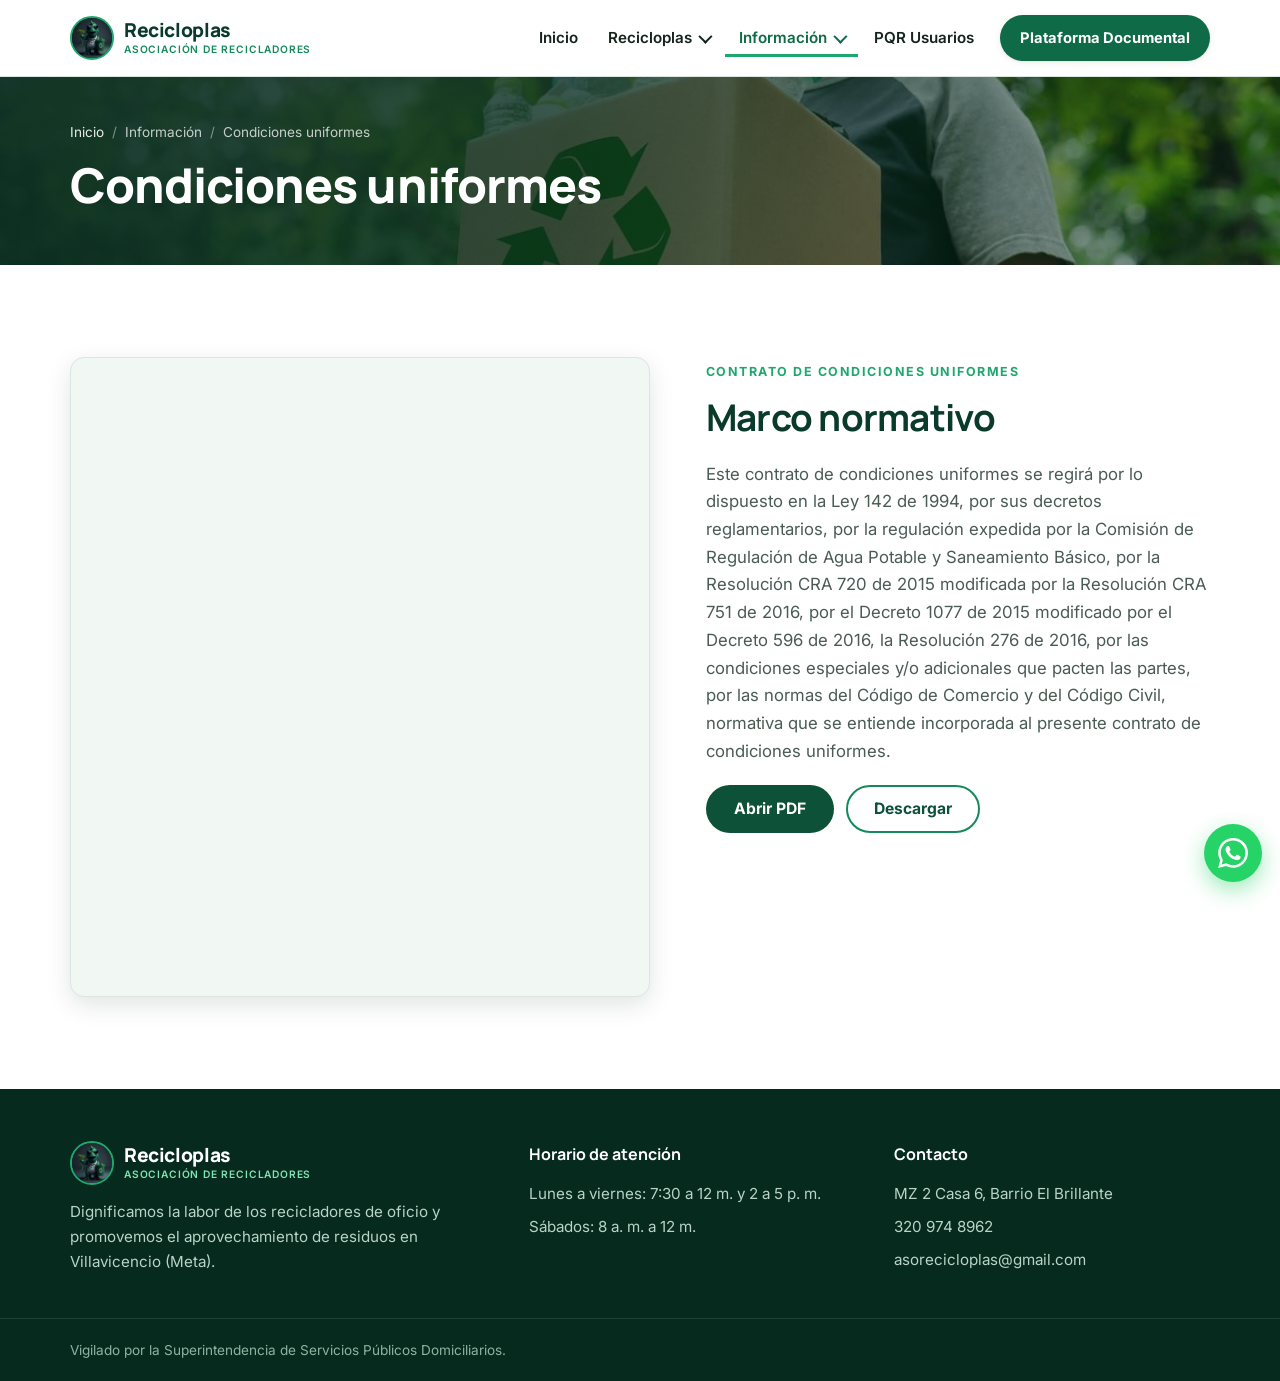
<file: Uniformes.html>
<!DOCTYPE html>
<html lang="es">
<head>
  <meta charset="utf-8" />
  <meta name="viewport" content="width=device-width, initial-scale=1" />
  <title>Condiciones uniformes · Recicloplas</title>
  <meta name="description" content="Recicloplas: asociación de recicladores de oficio en Villavicencio (Meta)." />
  <meta name="theme-color" content="#0a3a2a" />
  <link rel="icon" href="../img/Logo Recicloplas.jpg" />
  <link rel="preconnect" href="https://fonts.googleapis.com" />
  <link rel="preconnect" href="https://fonts.gstatic.com" crossorigin />
  <link href="https://fonts.googleapis.com/css2?family=Inter:wght@400;500;600;700&family=Manrope:wght@700;800&display=swap" rel="stylesheet" />
  <link rel="stylesheet" href="./src/css/site.css" />
  <script src="./Js/site.js" defer></script>
</head>
<body>
  <a class="skip-link" href="#contenido">Saltar al contenido</a>
  <header class="site-header">
    <div class="container nav-bar">
      <a class="brand" href="index.html" aria-label="Recicloplas, inicio">
        <img src="../img/Dinosaurio Recicloplas.jpg" alt="" width="44" height="44" />
        <span class="brand-name">Recicloplas<small>Asociación de recicladores</small></span>
      </a>
      <button class="nav-toggle" type="button" aria-expanded="false" aria-controls="nav-menu" aria-label="Abrir menú">
        <span></span><span></span><span></span>
      </button>
      <nav aria-label="Principal">
        <ul class="nav-menu" id="nav-menu">
          <li><a class="nav-link" href="index.html">Inicio</a></li>
          <li class="has-sub"><button class="nav-link" type="button" aria-expanded="false" aria-haspopup="true">Recicloplas<span class="chev" aria-hidden="true"></span></button><ul class="sub-menu"><li><a href="Quienes somos.html">Quiénes somos</a></li><li><a href="Mision.html">Misión</a></li><li><a href="Vision.html">Visión</a></li><li><a href="Objetivos.html">Objetivos</a></li><li><a href="Conocer mas.html">Conoce más</a></li></ul></li>
          <li class="has-sub"><button class="nav-link" type="button" aria-expanded="false" aria-haspopup="true" aria-current="page">Información<span class="chev" aria-hidden="true"></span></button><ul class="sub-menu"><li><a href="Mapas Rutas.html">Mapas de rutas</a></li><li><a href="Uniformes.html" aria-current="page">Condiciones uniformes</a></li><li><a href="Toneladas.html">Toneladas aprovechadas</a></li><li><a href="Material.html">Material de rechazo</a></li></ul></li>
          <li><a class="nav-link" href="PQR usuarios.html">PQR Usuarios</a></li>
          <li><a class="btn-nav" href="PlataformaD.html">Plataforma Documental</a></li>
        </ul>
      </nav>
    </div>
  </header>

  <main id="contenido">
    <section class="hero page-hero" style="--hero-img: url('../../img/Reciclaje_de_plastico.width-1920 (1).jpg')">
      <div class="container hero-inner">
        <ol class="breadcrumb"><li><a href="index.html">Inicio</a></li><li>Información</li><li aria-current="page">Condiciones uniformes</li></ol>
        <h1>Condiciones uniformes</h1>
      </div>
    </section>
    <section class="section">
      <div class="container doc-grid">
        <div>
          <iframe class="pdf-frame" src="./src/Docs/CCU CLOPLAS.pdf" title="Contrato de condiciones uniformes"></iframe>
        </div>
        <div class="split-body">
          <span class="eyebrow">Contrato de condiciones uniformes</span>
          <h2>Marco normativo</h2>
          <p>Este contrato de condiciones uniformes se regirá por lo dispuesto en la Ley 142 de 1994, por sus decretos reglamentarios, por la regulación expedida por la Comisión de Regulación de Agua Potable y Saneamiento Básico, por la Resolución CRA 720 de 2015 modificada por la Resolución CRA 751 de 2016, por el Decreto 1077 de 2015 modificado por el Decreto 596 de 2016, la Resolución 276 de 2016, por las condiciones especiales y/o adicionales que pacten las partes, por las normas del Código de Comercio y del Código Civil, normativa que se entiende incorporada al presente contrato de condiciones uniformes.</p>
          <div class="doc-actions">
            <a class="btn btn-dark" href="Docs/CCU CLOPLAS.pdf" target="_blank" rel="noopener">Abrir PDF</a>
            <a class="btn btn-outline" href="Docs/CCU CLOPLAS.pdf" download>Descargar</a>
          </div>
        </div>
      </div>
    </section>
  </main>

  <footer class="site-footer">
    <div class="container footer-grid">
      <div class="footer-brand">
        <a class="brand" href="index.html">
          <img src="../img/Dinosaurio Recicloplas.jpg" alt="" width="44" height="44" />
          <span class="brand-name">Recicloplas<small>Asociación de recicladores</small></span>
        </a>
        <p>Dignificamos la labor de los recicladores de oficio y promovemos el aprovechamiento de residuos en Villavicencio (Meta).</p>
      </div>
      <div>
        <h4>Horario de atención</h4>
        <p>Lunes a viernes: 7:30 a 12 m. y 2 a 5 p. m.</p>
        <p>Sábados: 8 a. m. a 12 m.</p>
      </div>
      <div>
        <h4>Contacto</h4>
        <p>MZ 2 Casa 6, Barrio El Brillante</p>
        <p><a href="tel:+573209748962">320 974 8962</a></p>
        <p><a href="mailto:asorecicloplas@gmail.com">asorecicloplas@gmail.com</a></p>
      </div>
    </div>
    <div class="footer-bottom">
      <div class="container">Vigilado por la Superintendencia de Servicios Públicos Domiciliarios.</div>
    </div>
  </footer>

  <button class="wa-fab" id="waFab" type="button" aria-label="Abrir ayuda por WhatsApp" aria-expanded="false" aria-controls="waPanel"><svg viewBox="0 0 24 24" fill="currentColor" aria-hidden="true"><path d="M17.472 14.382c-.297-.149-1.758-.867-2.03-.967-.273-.099-.471-.148-.67.15-.197.297-.767.966-.94 1.164-.173.199-.347.223-.644.075-.297-.15-1.255-.463-2.39-1.475-.883-.788-1.48-1.761-1.653-2.059-.173-.297-.018-.458.13-.606.134-.133.298-.347.446-.52.149-.174.198-.298.298-.497.099-.198.05-.371-.025-.52-.075-.149-.669-1.612-.916-2.207-.242-.579-.487-.5-.669-.51-.173-.008-.371-.01-.57-.01-.198 0-.52.074-.792.372-.272.297-1.04 1.016-1.04 2.479 0 1.462 1.065 2.875 1.213 3.074.149.198 2.096 3.2 5.077 4.487.709.306 1.262.489 1.694.625.712.227 1.36.195 1.871.118.571-.085 1.758-.719 2.006-1.413.248-.694.248-1.289.173-1.413-.074-.124-.272-.198-.57-.347m-5.421 7.403h-.004a9.87 9.87 0 01-5.031-1.378l-.361-.214-3.741.982.998-3.648-.235-.374a9.86 9.86 0 01-1.51-5.26c.001-5.45 4.436-9.884 9.888-9.884 2.64 0 5.122 1.03 6.988 2.898a9.825 9.825 0 012.893 6.994c-.003 5.45-4.437 9.884-9.885 9.884m8.413-18.297A11.815 11.815 0 0012.05 0C5.495 0 .16 5.335.157 11.892c0 2.096.547 4.142 1.588 5.945L.057 24l6.305-1.654a11.882 11.882 0 005.683 1.448h.005c6.554 0 11.89-5.335 11.893-11.893a11.821 11.821 0 00-3.48-8.413Z"/></svg></button>
  <div class="wa-panel" id="waPanel" role="dialog" aria-label="Ayuda por WhatsApp">
    <div class="wa-head">
      <h2>¿Cómo podemos ayudarte?</h2>
      <p>Escríbenos y te respondemos en horario de atención.</p>
      <button class="wa-close" id="waClose" type="button" aria-label="Cerrar">×</button>
    </div>
    <div class="wa-body">
      <button class="btn btn-wa" id="waChat" type="button"><svg viewBox="0 0 24 24" fill="currentColor" aria-hidden="true"><path d="M17.472 14.382c-.297-.149-1.758-.867-2.03-.967-.273-.099-.471-.148-.67.15-.197.297-.767.966-.94 1.164-.173.199-.347.223-.644.075-.297-.15-1.255-.463-2.39-1.475-.883-.788-1.48-1.761-1.653-2.059-.173-.297-.018-.458.13-.606.134-.133.298-.347.446-.52.149-.174.198-.298.298-.497.099-.198.05-.371-.025-.52-.075-.149-.669-1.612-.916-2.207-.242-.579-.487-.5-.669-.51-.173-.008-.371-.01-.57-.01-.198 0-.52.074-.792.372-.272.297-1.04 1.016-1.04 2.479 0 1.462 1.065 2.875 1.213 3.074.149.198 2.096 3.2 5.077 4.487.709.306 1.262.489 1.694.625.712.227 1.36.195 1.871.118.571-.085 1.758-.719 2.006-1.413.248-.694.248-1.289.173-1.413-.074-.124-.272-.198-.57-.347m-5.421 7.403h-.004a9.87 9.87 0 01-5.031-1.378l-.361-.214-3.741.982.998-3.648-.235-.374a9.86 9.86 0 01-1.51-5.26c.001-5.45 4.436-9.884 9.888-9.884 2.64 0 5.122 1.03 6.988 2.898a9.825 9.825 0 012.893 6.994c-.003 5.45-4.437 9.884-9.885 9.884m8.413-18.297A11.815 11.815 0 0012.05 0C5.495 0 .16 5.335.157 11.892c0 2.096.547 4.142 1.588 5.945L.057 24l6.305-1.654a11.882 11.882 0 005.683 1.448h.005c6.554 0 11.89-5.335 11.893-11.893a11.821 11.821 0 00-3.48-8.413Z"/></svg>Iniciar chat en WhatsApp</button>
      <button class="btn btn-outline" id="waInfo" type="button">Ver información</button>
    </div>
  </div>
  <div class="modal" id="infoModal" role="dialog" aria-modal="true" aria-labelledby="modalTitle">
    <div class="modal-box">
      <h2 id="modalTitle">Información</h2>
      <p>Somos una empresa que busca dignificar, incentivar y que se le dé su respectivo valor a la labor de los recicladores de oficio; les ofrecemos acompañamiento e identificación de sus rutas de recolección, los capacitamos en pro de que sus capacidades para identificar el material sean las más aptas para disminuir el rechazo y les inculcamos el sentido de pertenencia.</p>
      <p><strong>Horario de atención:</strong> lunes a viernes de 7:30 a 12 m. / 2 a 5 p. m. Sábados de 8 a. m. a 12 m.</p>
      <button class="btn btn-dark" id="modalClose" type="button">Cerrar</button>
    </div>
  </div>
</body>
</html>
</file>
<file: src/css/site.css>
/* ==========================================================================
   RECICLOPLAS — Sistema de diseño compartido
   Se usa en todas las páginas. Mobile-first.
   ========================================================================== */

:root {
  --green-950: #062a1e;
  --green-900: #0a3a2a;
  --green-800: #0d5138;
  --green-700: #0f6b47;
  --green-600: #138a5a;
  --green-500: #1fa86e;
  --green-100: #e3f3ea;
  --green-50: #f1f8f4;
  --gold: #f2b01e;
  --ink: #14231c;
  --ink-soft: #4a5b53;
  --line: #dbe6e0;
  --white: #fff;
  --radius: 14px;
  --radius-lg: 22px;
  --shadow-sm: 0 1px 2px rgba(6, 42, 30, 0.08), 0 2px 8px rgba(6, 42, 30, 0.06);
  --shadow-md: 0 8px 24px rgba(6, 42, 30, 0.12);
  --shadow-lg: 0 20px 48px rgba(6, 42, 30, 0.2);
  --header-h: 68px;
  --container: 1180px;
  --font-body: "Inter", system-ui, -apple-system, "Segoe UI", Roboto, Arial,
    sans-serif;
  --font-head: "Manrope", "Inter", system-ui, -apple-system, "Segoe UI", Roboto,
    Arial, sans-serif;
}

*,
*::before,
*::after {
  box-sizing: border-box;
}

html {
  scroll-behavior: smooth;
  -webkit-text-size-adjust: 100%;
  scroll-padding-top: calc(var(--header-h) + 12px);
}

body {
  margin: 0;
  font-family: var(--font-body);
  font-size: 1rem;
  line-height: 1.65;
  color: var(--ink);
  background: var(--white);
  -webkit-font-smoothing: antialiased;
  overflow-x: hidden;
}

body.no-scroll {
  overflow: hidden;
}

img,
iframe,
object {
  max-width: 100%;
  display: block;
}

img {
  height: auto;
}

h1,
h2,
h3 {
  font-family: var(--font-head);
  line-height: 1.15;
  letter-spacing: -0.02em;
  margin: 0 0 0.6em;
  color: var(--green-900);
}

p {
  margin: 0 0 1em;
}

a {
  color: var(--green-700);
}

:focus-visible {
  outline: 3px solid var(--gold);
  outline-offset: 2px;
  border-radius: 6px;
}

.skip-link {
  position: absolute;
  left: 12px;
  top: -60px;
  z-index: 2000;
  background: var(--green-900);
  color: #fff;
  padding: 10px 16px;
  border-radius: 8px;
  text-decoration: none;
  font-weight: 600;
  transition: top 0.2s;
}
.skip-link:focus {
  top: 12px;
}

.container {
  width: 100%;
  max-width: var(--container);
  margin-inline: auto;
  padding-inline: 20px;
}

/* ==========================================================================
   HEADER / NAVEGACIÓN
   ========================================================================== */

.site-header {
  position: sticky;
  top: 0;
  z-index: 1000;
  background: #fff;
  border-bottom: 1px solid var(--line);
  transition: box-shadow 0.25s;
}

.site-header.is-scrolled {
  box-shadow: var(--shadow-md);
}

.nav-bar {
  display: flex;
  align-items: center;
  justify-content: space-between;
  gap: 16px;
  height: var(--header-h);
}

.brand {
  display: inline-flex;
  align-items: center;
  gap: 10px;
  text-decoration: none;
  color: var(--green-900);
  flex-shrink: 0;
}

.brand img {
  width: 44px;
  height: 44px;
  border-radius: 50%;
  object-fit: cover;
  object-position: center 30%;
  border: 2px solid var(--green-500);
  background: var(--green-900);
}

.brand-name {
  font-family: var(--font-head);
  font-weight: 800;
  font-size: 1.2rem;
  letter-spacing: -0.02em;
  line-height: 1;
}

.brand-name small {
  display: block;
  font-family: var(--font-body);
  font-size: 0.64rem;
  font-weight: 600;
  letter-spacing: 0.08em;
  text-transform: uppercase;
  color: var(--green-600);
  margin-top: 4px;
}

/* Botón hamburguesa */
.nav-toggle {
  display: inline-flex;
  flex-direction: column;
  justify-content: center;
  align-items: center;
  gap: 5px;
  width: 44px;
  height: 44px;
  padding: 0;
  border: 1px solid var(--line);
  border-radius: 12px;
  background: #fff;
  cursor: pointer;
  margin-left: auto;
}

.nav-toggle span {
  display: block;
  width: 20px;
  height: 2px;
  background: var(--green-900);
  border-radius: 2px;
  transition: transform 0.25s, opacity 0.2s;
}

.nav-toggle[aria-expanded="true"] span:nth-child(1) {
  transform: translateY(7px) rotate(45deg);
}
.nav-toggle[aria-expanded="true"] span:nth-child(2) {
  opacity: 0;
}
.nav-toggle[aria-expanded="true"] span:nth-child(3) {
  transform: translateY(-7px) rotate(-45deg);
}

/* Menú — por defecto: panel móvil */
.nav-menu {
  position: fixed;
  inset: var(--header-h) 0 0 0;
  background: #fff;
  overflow-y: auto;
  padding: 12px 20px 32px;
  list-style: none;
  margin: 0;
  display: none;
  flex-direction: column;
  gap: 2px;
  border-top: 1px solid var(--line);
}

.nav-menu.is-open {
  display: flex;
  animation: menuIn 0.22s ease-out;
}

@keyframes menuIn {
  from {
    opacity: 0;
    transform: translateY(-8px);
  }
  to {
    opacity: 1;
    transform: none;
  }
}

.nav-menu > li {
  border-bottom: 1px solid var(--line);
}

.nav-menu > li:last-child {
  border-bottom: 0;
  padding-top: 18px;
}

.nav-link {
  display: flex;
  align-items: center;
  justify-content: space-between;
  width: 100%;
  padding: 16px 4px;
  font: 600 1.05rem/1.2 var(--font-body);
  color: var(--ink);
  text-decoration: none;
  background: none;
  border: 0;
  cursor: pointer;
  text-align: left;
}

.nav-link:hover,
.nav-link[aria-current="page"] {
  color: var(--green-600);
}

.chev {
  width: 10px;
  height: 10px;
  border-right: 2px solid currentColor;
  border-bottom: 2px solid currentColor;
  transform: rotate(45deg) translateY(-2px);
  transition: transform 0.2s;
  flex-shrink: 0;
}

.has-sub.is-open > .nav-link .chev {
  transform: rotate(-135deg) translateY(-2px);
}

.sub-menu {
  list-style: none;
  margin: 0;
  padding: 0 0 12px 12px;
  display: none;
}

.has-sub.is-open > .sub-menu {
  display: block;
}

.sub-menu a {
  display: block;
  padding: 11px 12px;
  border-radius: 10px;
  color: var(--ink-soft);
  text-decoration: none;
  font-weight: 500;
}

.sub-menu a:hover,
.sub-menu a[aria-current="page"] {
  background: var(--green-50);
  color: var(--green-700);
}

.btn-nav {
  display: inline-flex;
  justify-content: center;
  align-items: center;
  width: 100%;
  padding: 14px 22px;
  border-radius: 999px;
  background: var(--green-700);
  color: #fff;
  font-weight: 700;
  text-decoration: none;
  transition: background 0.2s, transform 0.2s;
}
.btn-nav:hover {
  background: var(--green-800);
}

/* Escritorio */
@media (min-width: 992px) {
  :root {
    --header-h: 76px;
  }

  .site-header {
    background: rgba(255, 255, 255, 0.92);
    -webkit-backdrop-filter: saturate(160%) blur(12px);
    backdrop-filter: saturate(160%) blur(12px);
  }

  .nav-toggle {
    display: none;
  }

  .nav-menu {
    position: static;
    inset: auto;
    display: flex;
    flex-direction: row;
    align-items: center;
    gap: 2px;
    padding: 0;
    overflow: visible;
    background: transparent;
    border: 0;
    animation: none;
  }

  .nav-menu > li,
  .nav-menu > li:last-child {
    border: 0;
    padding: 0;
    position: relative;
  }

  .nav-menu > li:last-child {
    margin-left: 10px;
  }

  .nav-link {
    padding: 10px 14px;
    font-size: 0.95rem;
    border-radius: 10px;
    width: auto;
    gap: 7px;
  }

  .nav-link:hover,
  .has-sub:focus-within > .nav-link,
  .has-sub.is-open > .nav-link {
    background: var(--green-50);
    color: var(--green-700);
  }

  .nav-link[aria-current="page"] {
    color: var(--green-700);
    box-shadow: inset 0 -3px 0 var(--green-500);
    border-radius: 10px 10px 0 0;
  }

  .sub-menu {
    display: block;
    position: absolute;
    top: calc(100% + 6px);
    left: 0;
    min-width: 250px;
    padding: 8px;
    background: #fff;
    border: 1px solid var(--line);
    border-radius: var(--radius);
    box-shadow: var(--shadow-lg);
    opacity: 0;
    visibility: hidden;
    transform: translateY(8px);
    transition: opacity 0.18s, transform 0.18s, visibility 0.18s;
  }

  /* puente invisible para que el hover no se pierda */
  .sub-menu::before {
    content: "";
    position: absolute;
    top: -10px;
    left: 0;
    right: 0;
    height: 10px;
  }

  .has-sub:hover > .sub-menu,
  .has-sub:focus-within > .sub-menu,
  .has-sub.is-open > .sub-menu {
    opacity: 1;
    visibility: visible;
    transform: none;
  }

  .has-sub:hover > .nav-link .chev,
  .has-sub:focus-within > .nav-link .chev {
    transform: rotate(-135deg) translateY(-2px);
  }

  .btn-nav {
    width: auto;
    padding: 11px 20px;
    font-size: 0.92rem;
    box-shadow: var(--shadow-sm);
  }

  .btn-nav:hover {
    transform: translateY(-1px);
  }
}

/* Pantallas de escritorio medianas: compactar para que no se desborde */
@media (min-width: 992px) and (max-width: 1160px) {
  .nav-link {
    padding: 10px 10px;
    font-size: 0.9rem;
  }
  .btn-nav {
    padding: 10px 14px;
    font-size: 0.86rem;
  }
}

/* ==========================================================================
   HERO
   ========================================================================== */

.hero {
  position: relative;
  color: #fff;
  background: var(--green-900);
  overflow: hidden;
  isolation: isolate;
}

.hero::before {
  content: "";
  position: absolute;
  inset: 0;
  z-index: -2;
  background: var(--hero-img, none) center / cover no-repeat;
}

.hero::after {
  content: "";
  position: absolute;
  inset: 0;
  z-index: -1;
  background: linear-gradient(
    100deg,
    rgba(6, 42, 30, 0.93) 0%,
    rgba(6, 42, 30, 0.78) 45%,
    rgba(6, 42, 30, 0.35) 100%
  );
}

.hero-inner {
  padding-block: 72px 80px;
}

.hero-inner > * {
  max-width: 760px;
}

.hero-inner > .breadcrumb {
  max-width: none;
}

.eyebrow {
  display: inline-block;
  font-size: 0.78rem;
  font-weight: 700;
  letter-spacing: 0.12em;
  text-transform: uppercase;
  color: var(--green-500);
  margin-bottom: 14px;
}

.hero .eyebrow {
  color: #7fe3b3;
}

.hero h1 {
  color: #fff;
  font-size: clamp(2.2rem, 6.5vw, 4rem);
  font-weight: 800;
  margin-bottom: 0.45em;
}

.hero p.lead {
  font-size: clamp(1.02rem, 2.4vw, 1.25rem);
  color: rgba(255, 255, 255, 0.88);
  max-width: 60ch;
  margin-bottom: 1.8em;
}

.hero-actions {
  display: flex;
  flex-wrap: wrap;
  gap: 12px;
}

/* Hero compacto para subpáginas */
.page-hero .hero-inner {
  padding-block: 44px 52px;
}

.page-hero h1 {
  font-size: clamp(1.9rem, 5vw, 3rem);
  margin-bottom: 0;
}

.breadcrumb {
  list-style: none;
  display: flex;
  flex-wrap: wrap;
  gap: 8px;
  padding: 0;
  margin: 0 0 14px;
  font-size: 0.85rem;
  color: rgba(255, 255, 255, 0.75);
}

.breadcrumb li + li::before {
  content: "/";
  margin-right: 8px;
  opacity: 0.6;
}

.breadcrumb a {
  color: rgba(255, 255, 255, 0.9);
  text-decoration: none;
}
.breadcrumb a:hover {
  text-decoration: underline;
}

/* ==========================================================================
   BOTONES
   ========================================================================== */

.btn {
  display: inline-flex;
  align-items: center;
  justify-content: center;
  gap: 8px;
  padding: 14px 26px;
  border-radius: 999px;
  border: 2px solid transparent;
  font: 700 0.98rem/1 var(--font-body);
  text-decoration: none;
  cursor: pointer;
  transition: transform 0.2s, background 0.2s, color 0.2s, box-shadow 0.2s,
    border-color 0.2s;
}

.btn:hover {
  transform: translateY(-2px);
}

.btn-primary {
  background: var(--green-500);
  color: var(--green-950);
  box-shadow: 0 6px 18px rgba(31, 168, 110, 0.35);
}
.btn-primary:hover {
  background: #2bc17f;
}

.btn-ghost {
  background: transparent;
  color: #fff;
  border-color: rgba(255, 255, 255, 0.6);
}
.btn-ghost:hover {
  background: rgba(255, 255, 255, 0.12);
  border-color: #fff;
}

.btn-dark {
  background: var(--green-800);
  color: #fff;
}
.btn-dark:hover {
  background: var(--green-900);
}

.btn-outline {
  background: #fff;
  color: var(--green-800);
  border-color: var(--green-600);
}
.btn-outline:hover {
  background: var(--green-50);
}

/* ==========================================================================
   SECCIONES
   ========================================================================== */

.section {
  padding-block: 64px;
}

.section-alt {
  background: var(--green-50);
}

.section-dark {
  background: var(--green-900);
  color: #e6f3ec;
}
.section-dark h2,
.section-dark h3 {
  color: #fff;
}

.section-head {
  max-width: 640px;
  margin: 0 auto 40px;
  text-align: center;
}
.section-head h2 {
  font-size: clamp(1.7rem, 4vw, 2.4rem);
}
.section-head p {
  color: var(--ink-soft);
}

.split {
  display: grid;
  gap: 32px;
  align-items: center;
}

.split-media {
  position: relative;
}

.split-media img {
  width: 100%;
  border-radius: var(--radius-lg);
  box-shadow: var(--shadow-lg);
  object-fit: cover;
  aspect-ratio: 4 / 3;
  background: var(--green-100);
}

.split-media.portrait img {
  aspect-ratio: 4 / 5;
  object-position: center 25%;
}

.split-media::after {
  content: "";
  position: absolute;
  z-index: -1;
  inset: 18px -14px -14px 18px;
  border-radius: var(--radius-lg);
  background: var(--green-100);
}

.split-body h2 {
  font-size: clamp(1.6rem, 3.6vw, 2.3rem);
}

.split-body p {
  font-size: 1.05rem;
  color: var(--ink-soft);
}

.split-body p.strong {
  color: var(--ink);
}

.callout {
  border-left: 4px solid var(--green-500);
  background: var(--green-50);
  padding: 18px 22px;
  border-radius: 0 var(--radius) var(--radius) 0;
  color: var(--ink);
}

@media (min-width: 860px) {
  .section {
    padding-block: 92px;
  }
  .split {
    grid-template-columns: 1fr 1fr;
    gap: 64px;
  }
  .split.reverse .split-media {
    order: 2;
  }
  .split.reverse .split-media::after {
    inset: 18px 18px -14px -14px;
  }
}

/* Tarjetas de valor */
.cards {
  display: grid;
  gap: 20px;
  grid-template-columns: 1fr;
}

.card {
  background: #fff;
  border: 1px solid var(--line);
  border-radius: var(--radius-lg);
  padding: 28px;
  box-shadow: var(--shadow-sm);
  transition: transform 0.25s, box-shadow 0.25s;
}

.card:hover {
  transform: translateY(-4px);
  box-shadow: var(--shadow-md);
}

.card .icon {
  display: grid;
  place-items: center;
  width: 52px;
  height: 52px;
  border-radius: 14px;
  background: var(--green-100);
  color: var(--green-700);
  margin-bottom: 18px;
}

.card .icon svg {
  width: 26px;
  height: 26px;
}

.card h3 {
  font-size: 1.2rem;
}

.card p {
  color: var(--ink-soft);
  margin: 0;
}

@media (min-width: 640px) {
  .cards.cols-2,
  .cards.cols-3 {
    grid-template-columns: repeat(2, 1fr);
  }
}

@media (min-width: 992px) {
  .cards.cols-3 {
    grid-template-columns: repeat(3, 1fr);
  }
}

/* ==========================================================================
   RUTAS (pestañas)
   ========================================================================== */

.route-tabs {
  display: flex;
  gap: 10px;
  overflow-x: auto;
  padding-bottom: 6px;
  margin-bottom: 18px;
  scrollbar-width: thin;
}

.route-tab {
  flex: 0 0 auto;
  padding: 11px 20px;
  border-radius: 999px;
  border: 2px solid var(--line);
  background: #fff;
  font: 700 0.9rem/1 var(--font-body);
  color: var(--green-800);
  cursor: pointer;
  transition: all 0.2s;
}

.route-tab:hover {
  border-color: var(--green-500);
}

.route-tab[aria-selected="true"] {
  background: var(--green-700);
  border-color: var(--green-700);
  color: #fff;
}

.route-panel {
  background: #fff;
  border: 1px solid var(--line);
  border-left: 5px solid var(--green-500);
  border-radius: var(--radius);
  padding: 24px;
  box-shadow: var(--shadow-sm);
}

.route-panel[hidden] {
  display: none;
}

.route-panel h3 {
  margin-bottom: 0.4em;
}

.route-panel p {
  margin: 0;
  color: var(--ink-soft);
  letter-spacing: 0.01em;
}

.map-frame {
  background: #fff;
  padding: 10px;
  border-radius: var(--radius-lg);
  box-shadow: var(--shadow-lg);
  border: 1px solid var(--line);
}

.map-frame img {
  border-radius: 12px;
  width: 100%;
}

/* ==========================================================================
   DOCUMENTOS / GRÁFICAS
   ========================================================================== */

.doc-grid {
  display: grid;
  gap: 32px;
}

.pdf-frame {
  width: 100%;
  height: 420px;
  border: 1px solid var(--line);
  border-radius: var(--radius);
  box-shadow: var(--shadow-md);
  background: var(--green-50);
}

.doc-actions {
  display: flex;
  flex-wrap: wrap;
  gap: 12px;
  margin-top: 20px;
}

.chart-figure {
  margin: 0;
  background: #fff;
  border: 1px solid var(--line);
  border-radius: var(--radius-lg);
  padding: 14px;
  box-shadow: var(--shadow-md);
}

.chart-figure img {
  width: 100%;
  border-radius: 12px;
}

.chart-figure figcaption {
  padding: 14px 6px 4px;
  font-size: 0.92rem;
  color: var(--ink-soft);
  text-align: center;
}

.img-missing {
  display: grid;
  place-items: center;
  text-align: center;
  min-height: 220px;
  padding: 24px;
  border-radius: 12px;
  border: 2px dashed var(--line);
  background: var(--green-50);
  color: var(--ink-soft);
}

@media (min-width: 992px) {
  .doc-grid {
    grid-template-columns: 1.15fr 1fr;
    gap: 56px;
    align-items: start;
  }
  .pdf-frame {
    height: 640px;
  }
}

/* ==========================================================================
   FORMULARIO
   ========================================================================== */

.contact-wrap {
  display: grid;
  gap: 32px;
  align-items: center;
}

.form-card {
  background: #fff;
  color: var(--ink);
  border-radius: var(--radius-lg);
  padding: 28px;
  box-shadow: var(--shadow-lg);
}

.form-card h3 {
  font-size: 1.4rem;
}

.field {
  margin-bottom: 16px;
}

.field label {
  display: block;
  font-weight: 600;
  font-size: 0.9rem;
  margin-bottom: 6px;
  color: var(--green-900);
}

.field input {
  width: 100%;
  padding: 14px 16px;
  font: 1rem var(--font-body);
  border: 1.5px solid var(--line);
  border-radius: 12px;
  background: #fff;
  color: var(--ink);
  transition: border-color 0.2s, box-shadow 0.2s;
}

.field input:focus {
  outline: none;
  border-color: var(--green-500);
  box-shadow: 0 0 0 4px rgba(31, 168, 110, 0.2);
}

.form-card .btn {
  width: 100%;
}

.contact-info h2 {
  color: #fff;
  font-size: clamp(1.6rem, 3.6vw, 2.3rem);
}

.contact-info p {
  color: #cfe6da;
}

@media (min-width: 860px) {
  .contact-wrap {
    grid-template-columns: 1fr 1fr;
    gap: 64px;
  }
  .form-card {
    padding: 36px;
  }
}

/* ==========================================================================
   FOOTER
   ========================================================================== */

.site-footer {
  background: var(--green-950);
  color: #b9d3c6;
  font-size: 0.95rem;
}

.footer-grid {
  display: grid;
  gap: 32px;
  padding-block: 52px 36px;
}

.footer-brand .brand {
  color: #fff;
  margin-bottom: 14px;
}

.footer-brand .brand-name small {
  color: #7fe3b3;
}

.site-footer h4 {
  font-family: var(--font-head);
  color: #fff;
  font-size: 1rem;
  margin: 0 0 14px;
}

.site-footer p {
  margin: 0 0 8px;
}

.site-footer a {
  color: #b9d3c6;
  text-decoration: none;
}
.site-footer a:hover {
  color: #fff;
  text-decoration: underline;
}

.footer-list {
  list-style: none;
  padding: 0;
  margin: 0;
}
.footer-list li {
  margin-bottom: 8px;
}

.footer-bottom {
  border-top: 1px solid rgba(255, 255, 255, 0.1);
  padding-block: 20px;
  font-size: 0.85rem;
  color: #8fb3a1;
}

@media (min-width: 700px) {
  .footer-grid {
    grid-template-columns: 1.3fr 1fr 1fr;
    gap: 48px;
  }
}

/* ==========================================================================
   WHATSAPP
   ========================================================================== */

.wa-fab {
  position: fixed;
  right: 18px;
  bottom: 18px;
  z-index: 900;
  width: 58px;
  height: 58px;
  border-radius: 50%;
  border: 0;
  background: #25d366;
  color: #fff;
  display: grid;
  place-items: center;
  cursor: pointer;
  box-shadow: 0 8px 22px rgba(37, 211, 102, 0.45);
  transition: transform 0.2s;
}
.wa-fab:hover {
  transform: scale(1.08);
}
.wa-fab svg {
  width: 30px;
  height: 30px;
}

.wa-panel {
  position: fixed;
  right: 18px;
  bottom: 88px;
  z-index: 900;
  width: min(320px, calc(100vw - 36px));
  background: #fff;
  border-radius: var(--radius-lg);
  box-shadow: var(--shadow-lg);
  overflow: hidden;
  opacity: 0;
  visibility: hidden;
  transform: translateY(12px) scale(0.98);
  transform-origin: bottom right;
  transition: all 0.22s;
}

.wa-panel.is-open {
  opacity: 1;
  visibility: visible;
  transform: none;
}

.wa-head {
  background: #128c4a;
  color: #fff;
  padding: 18px 48px 18px 20px;
  position: relative;
}
.wa-head h2 {
  color: #fff;
  font-size: 1.05rem;
  margin: 0 0 2px;
}
.wa-head p {
  margin: 0;
  font-size: 0.85rem;
  opacity: 0.9;
}
.wa-close {
  position: absolute;
  top: 10px;
  right: 10px;
  width: 34px;
  height: 34px;
  border: 0;
  border-radius: 50%;
  background: rgba(255, 255, 255, 0.18);
  color: #fff;
  font-size: 1.3rem;
  line-height: 1;
  cursor: pointer;
}
.wa-close:hover {
  background: rgba(255, 255, 255, 0.3);
}

.wa-body {
  padding: 18px 20px 20px;
  display: grid;
  gap: 10px;
}

.wa-body .btn {
  width: 100%;
  padding: 13px 18px;
  font-size: 0.92rem;
}

.btn-wa {
  background: #25d366;
  color: #053b1f;
}
.btn-wa:hover {
  background: #1fc05b;
}

.modal {
  position: fixed;
  inset: 0;
  z-index: 1500;
  display: none;
  align-items: center;
  justify-content: center;
  padding: 20px;
  background: rgba(6, 42, 30, 0.6);
  -webkit-backdrop-filter: blur(4px);
  backdrop-filter: blur(4px);
}
.modal.is-open {
  display: flex;
}

.modal-box {
  background: #fff;
  border-radius: var(--radius-lg);
  padding: 30px 26px 26px;
  width: 100%;
  max-width: 460px;
  max-height: 90vh;
  overflow-y: auto;
  box-shadow: var(--shadow-lg);
}

.modal-box h2 {
  font-size: 1.4rem;
}
.modal-box p {
  color: var(--ink-soft);
}
.modal-box .btn {
  width: 100%;
  margin-top: 8px;
}

/* ==========================================================================
   Utilidades y accesibilidad
   ========================================================================== */

@media (prefers-reduced-motion: reduce) {
  *,
  *::before,
  *::after {
    animation: none !important;
    transition: none !important;
    scroll-behavior: auto !important;
  }
}

@media (max-width: 480px) {
  .container {
    padding-inline: 16px;
  }
  .brand-name small {
    display: none;
  }
  .hero-inner {
    padding-block: 52px 60px;
  }
  .hero-actions .btn {
    width: 100%;
  }
  .doc-actions .btn {
    width: 100%;
  }
  .section {
    padding-block: 52px;
  }
  .split-media::after {
    display: none;
  }
}

/* ===== PQR / formularios ===== */
.field select,
.field textarea {
  width: 100%;
  padding: 14px 16px;
  font: 1rem var(--font-body);
  border: 1.5px solid var(--line);
  border-radius: 12px;
  background: #fff;
  color: var(--ink);
}
.field textarea { resize: vertical; min-height: 120px; }
.field select:focus,
.field textarea:focus {
  outline: none;
  border-color: var(--green-500);
  box-shadow: 0 0 0 4px rgba(31, 168, 110, 0.2);
}
.field-row { display: grid; gap: 0 16px; }
@media (min-width: 560px) { .field-row { grid-template-columns: 1fr 1fr; } }
.check { display: flex; gap: 10px; align-items: flex-start; font-size: 0.88rem; color: var(--ink-soft); margin-bottom: 16px; }
.check input { margin-top: 4px; accent-color: var(--green-700); width: 18px; height: 18px; flex-shrink: 0; }
.form-note { font-size: 0.9rem; margin: 0 0 12px; min-height: 1.2em; color: #b3261e; }
.form-note.ok { color: var(--green-700); }
.field .invalid { border-color: #b3261e; }
.pqr-wrap { align-items: start; }
.pqr-types { margin: 24px 0; }
.pqr-types .card { padding: 18px 20px; box-shadow: none; }
.pqr-types .card h3 { font-size: 1.05rem; margin-bottom: .2em; }
.pqr-types .card p { font-size: .92rem; }
.btn svg { width: 20px; height: 20px; flex-shrink: 0; }

/* ===== Barras de porcentaje ===== */
.stat-card { background: #fff; border: 1px solid var(--line); border-radius: var(--radius-lg); padding: 26px; box-shadow: var(--shadow-md); }
.chart-figure + .stat-card { margin-top: 24px; }
.stat-card h3 { font-size: 1.1rem; margin-bottom: 18px; }
.stat-bars { list-style: none; margin: 0; padding: 0; display: grid; gap: 14px; }
.stat-bars li { display: grid; grid-template-columns: 104px 1fr 48px; align-items: center; gap: 12px; font-size: .95rem; }
.bar-label { font-weight: 600; color: var(--green-900); }
.bar-track { height: 14px; background: var(--green-100); border-radius: 999px; overflow: hidden; }
.bar-fill { display: block; height: 100%; background: linear-gradient(90deg, var(--green-600), var(--green-500)); border-radius: 999px; }
.bar-val { text-align: right; font-weight: 700; color: var(--green-800); }
.split-body .callout { margin-top: 8px; }
@media (max-width: 380px) { .stat-bars li { grid-template-columns: 92px 1fr 44px; gap: 8px; } }

/* ==========================================================================
   GALERÍA Y VIDEO (fotos de actividades)
   ========================================================================== */
.gallery {
  display: grid;
  gap: 16px;
  grid-template-columns: 1fr;
}
.gallery figure {
  margin: 0;
  border-radius: var(--radius-lg);
  overflow: hidden;
  background: #fff;
  box-shadow: var(--shadow-md);
}
.gallery img {
  width: 100%;
  aspect-ratio: 4 / 5;
  object-fit: cover;
  background: var(--green-100);
}
.gallery figure.wide img {
  aspect-ratio: 4 / 3;
}
.gallery figcaption {
  padding: 12px 16px;
  font-size: 0.92rem;
  color: var(--ink-soft);
}
@media (min-width: 700px) {
  .gallery { grid-template-columns: repeat(3, 1fr); align-items: start; }
}

.video-frame {
  margin: 0 auto;
  width: 100%;
  max-width: 340px;
  border-radius: var(--radius-lg);
  overflow: hidden;
  background: var(--green-950);
  box-shadow: var(--shadow-lg);
}
.video-frame video {
  display: block;
  width: 100%;
  height: auto;
  aspect-ratio: 9 / 16;
  background: var(--green-950);
}

/* ==========================================================================
   PLATAFORMA DOCUMENTAL
   ========================================================================== */
.doc-toolbar { display: grid; gap: 16px; margin-bottom: 12px; }
.doc-search input {
  width: 100%; padding: 12px 14px; font: inherit;
  border: 1px solid var(--line); border-radius: var(--radius); background: #fff;
}
.doc-filters { display: flex; flex-wrap: wrap; gap: 8px; }
.doc-chip {
  font: inherit; font-weight: 600; font-size: 0.9rem; cursor: pointer;
  padding: 8px 16px; border-radius: 999px;
  border: 1px solid var(--line); background: #fff; color: var(--green-800);
}
.doc-chip:hover { background: var(--green-50); }
.doc-chip[aria-pressed="true"] { background: var(--green-800); border-color: var(--green-800); color: #fff; }
.doc-count { color: var(--ink-soft); font-size: 0.92rem; margin: 8px 0 16px; }
.doc-list { display: grid; gap: 20px; grid-template-columns: 1fr; }
.doc-card {
  display: flex; flex-direction: column; gap: 4px; padding: 22px;
  border: 1px solid var(--line); border-radius: var(--radius-lg);
  background: #fff; box-shadow: var(--shadow-sm);
}
.doc-card h3 { font-size: 1.15rem; margin: 6px 0 4px; }
.doc-card p { color: var(--ink-soft); margin: 0 0 12px; flex: 1; }
.doc-meta { display: flex; justify-content: space-between; gap: 8px; align-items: center; }
.doc-tag {
  font-size: 0.78rem; font-weight: 700; letter-spacing: 0.02em;
  background: var(--green-100); color: var(--green-800);
  padding: 4px 10px; border-radius: 999px;
}
.doc-type { font-size: 0.8rem; color: var(--ink-soft); font-weight: 600; }
.doc-card .doc-actions { display: flex; flex-wrap: wrap; align-items: center; gap: 10px; }
.doc-more { font-weight: 600; font-size: 0.92rem; }
.doc-empty { grid-column: 1 / -1; text-align: center; color: var(--ink-soft); padding: 32px 0; }
.pager { display: flex; justify-content: center; flex-wrap: wrap; gap: 8px; margin-top: 28px; }
.pager-btn {
  min-width: 42px; height: 42px; padding: 0 12px; font: inherit; font-weight: 600; cursor: pointer;
  border: 1px solid var(--line); border-radius: 10px; background: #fff; color: var(--green-800);
}
.pager-btn:hover:not(:disabled) { background: var(--green-50); }
.pager-btn[aria-current="page"] { background: var(--green-800); border-color: var(--green-800); color: #fff; }
.pager-btn:disabled { opacity: 0.4; cursor: not-allowed; }
@media (min-width: 700px) {
  .doc-toolbar { grid-template-columns: minmax(240px, 380px) 1fr; align-items: end; }
  .doc-list { grid-template-columns: repeat(2, 1fr); }
}
@media (min-width: 992px) { .doc-list { grid-template-columns: repeat(3, 1fr); } }
</file>
